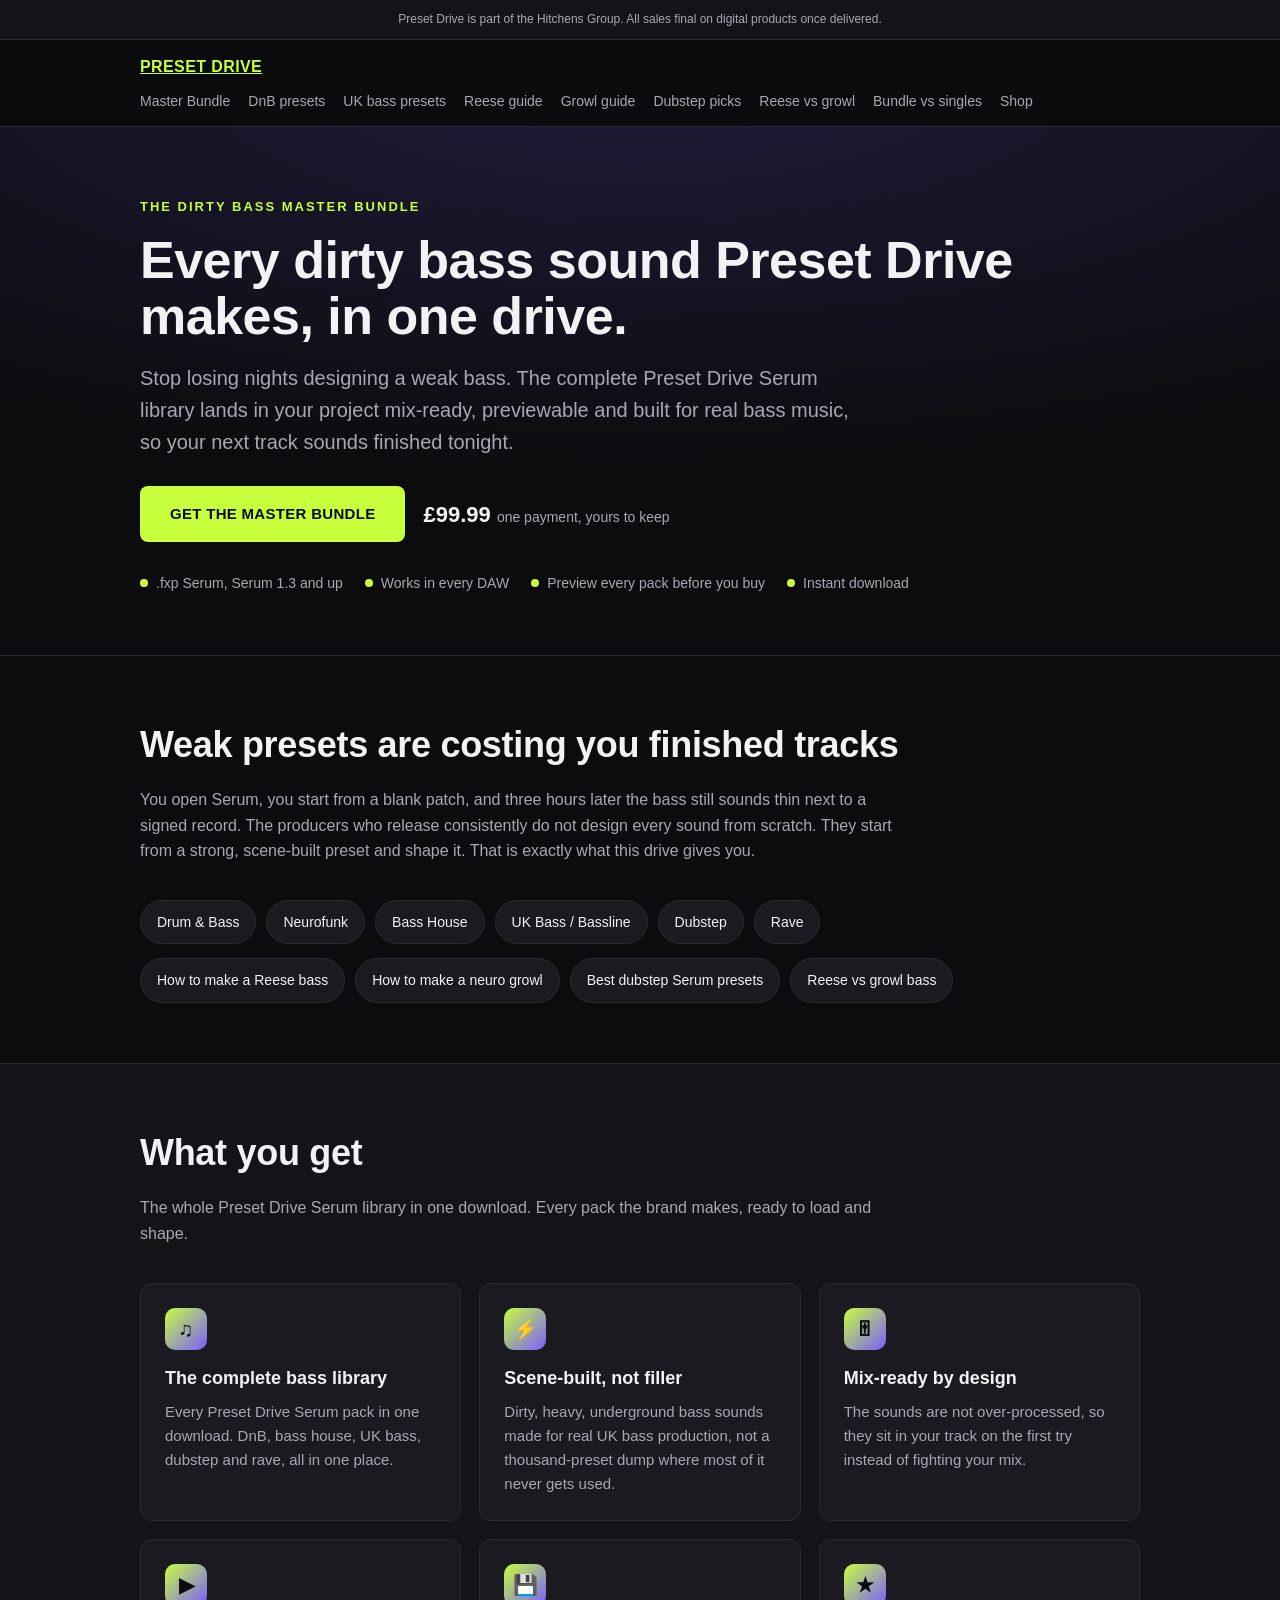
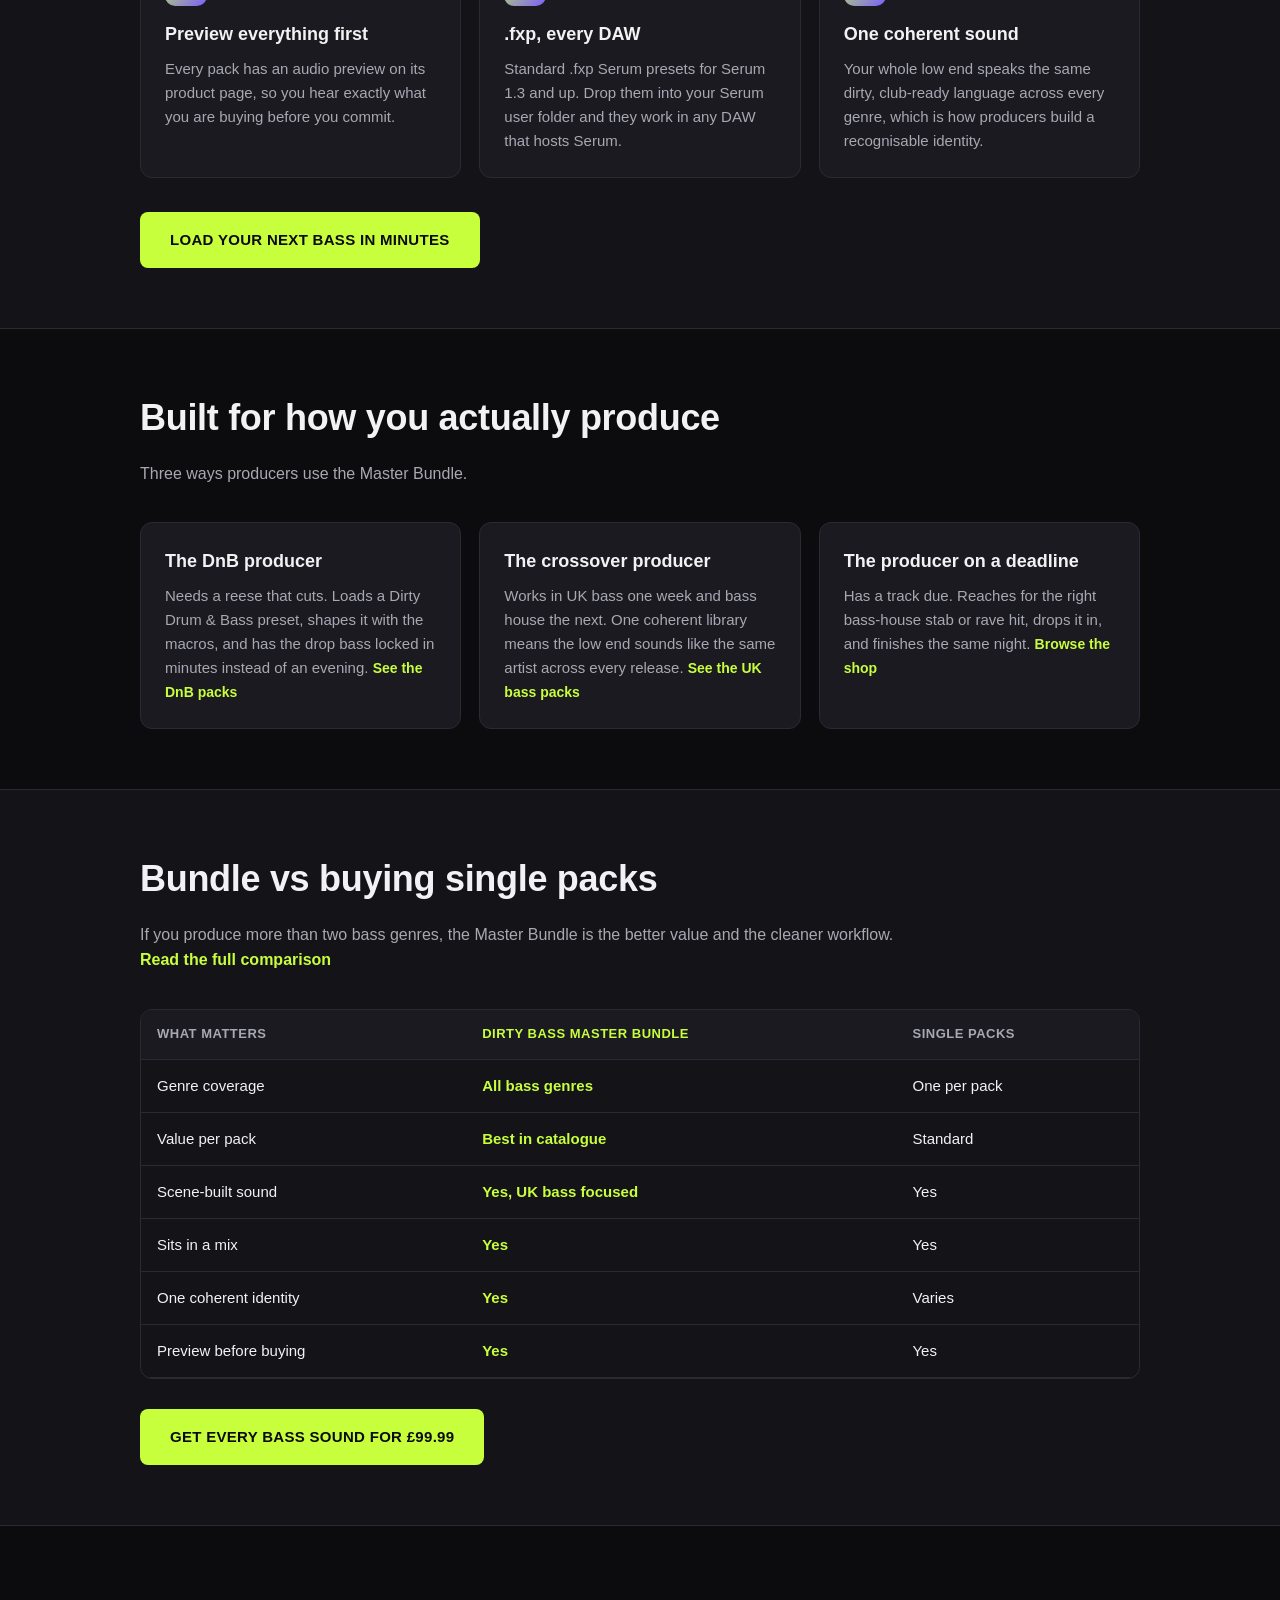
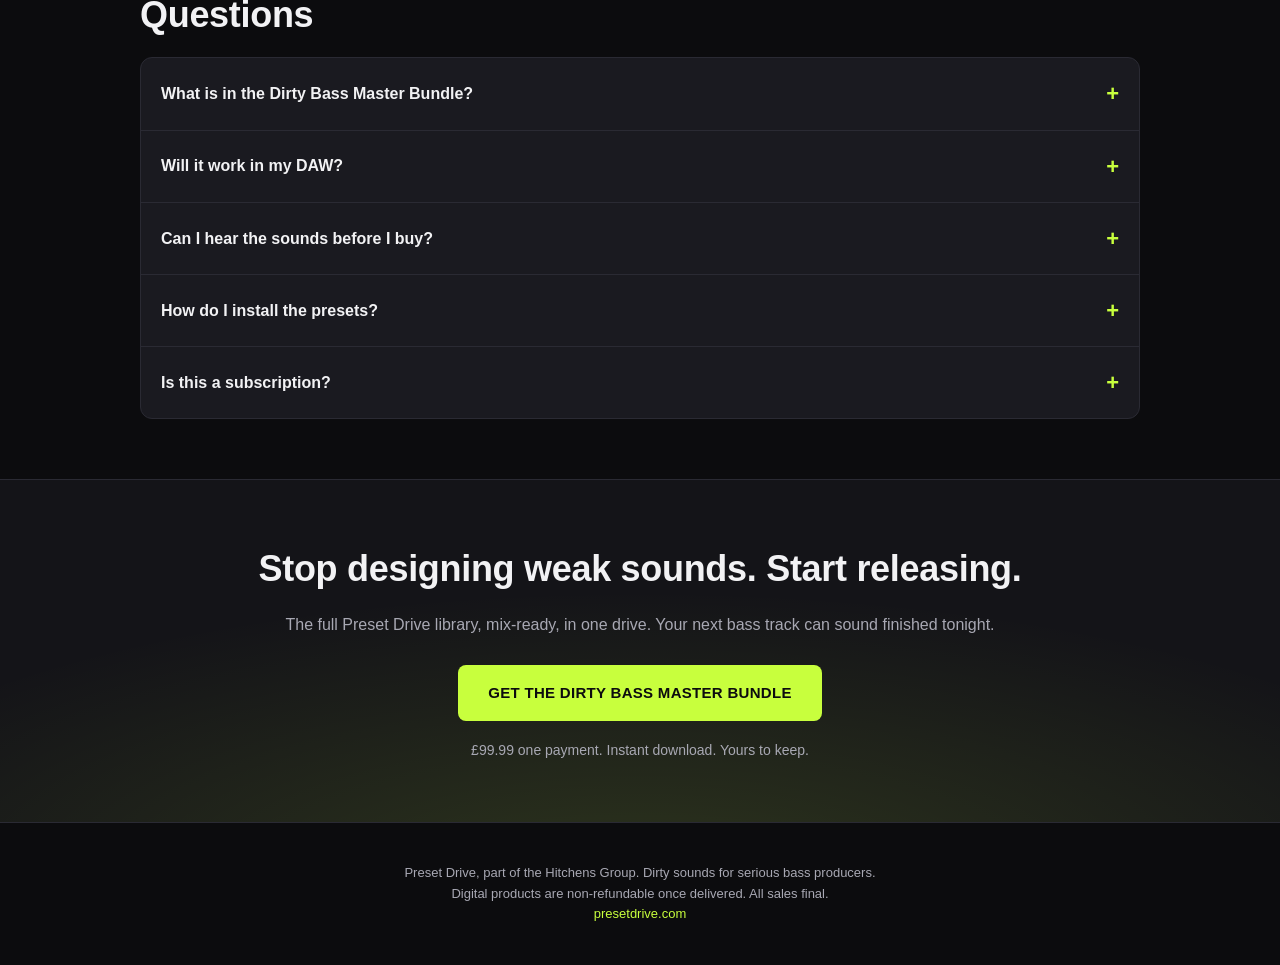
<file: index.html>
<!DOCTYPE html>
<html lang="en">
<head>
<meta charset="UTF-8">
<meta name="viewport" content="width=device-width, initial-scale=1.0">
<title>Dirty Bass Master Bundle | Every Preset Drive Serum Sound in One Drive</title>
<meta name="description" content="The complete Preset Drive Serum library in one download. Dirty bass for DnB, bass house, UK bass, dubstep and rave. Mix-ready, previewable, .fxp, every DAW.">
<link rel="canonical" href="https://presetdrive.com/product/dirty-bass-master-bundle/">
<meta property="og:title" content="Dirty Bass Master Bundle | Every Preset Drive Serum Sound in One Drive">
<meta property="og:description" content="The complete Preset Drive Serum library in one download. Dirty bass for DnB, bass house, UK bass, dubstep and rave.">
<meta property="og:type" content="website">
<style>
  :root{
    --bg:#0c0c0e; --bg2:#141418; --card:#1a1a20; --line:#2a2a33;
    --text:#f2f2f4; --muted:#a8a8b3; --accent:#c8ff3d; --accent2:#7a5cff;
  }
  *{box-sizing:border-box;margin:0;padding:0}
  body{font-family:-apple-system,BlinkMacSystemFont,"Segoe UI",Roboto,Helvetica,Arial,sans-serif;background:var(--bg);color:var(--text);line-height:1.6;-webkit-font-smoothing:antialiased}
  .wrap{max-width:1040px;margin:0 auto;padding:0 20px}
  a{color:inherit}
  .btn{display:inline-block;background:var(--accent);color:#0c0c0e;font-weight:800;text-decoration:none;padding:16px 30px;border-radius:8px;letter-spacing:.3px;text-transform:uppercase;font-size:15px;transition:transform .12s ease, box-shadow .12s ease}
  .btn:hover{transform:translateY(-2px);box-shadow:0 10px 30px rgba(200,255,61,.25)}
  .disclosure{font-size:12px;color:var(--muted);text-align:center;padding:10px 20px;background:var(--bg2);border-bottom:1px solid var(--line)}
  /* nav */
  nav.topnav{position:sticky;top:0;z-index:20;background:rgba(12,12,14,.92);backdrop-filter:blur(8px);border-bottom:1px solid var(--line)}
  nav.topnav .wrap{display:flex;align-items:center;justify-content:space-between;padding:14px 20px;flex-wrap:wrap;gap:10px}
  nav.topnav .brand{font-weight:800;letter-spacing:.4px;color:var(--accent)}
  nav.topnav .links{display:flex;gap:18px;flex-wrap:wrap;font-size:14px}
  nav.topnav .links a{color:var(--muted);text-decoration:none}
  nav.topnav .links a:hover{color:var(--text)}
  /* hero */
  .hero{padding:70px 0 60px;background:radial-gradient(1200px 400px at 50% -10%, rgba(122,92,255,.18), transparent), var(--bg)}
  .eyebrow{color:var(--accent);font-weight:700;letter-spacing:2px;text-transform:uppercase;font-size:13px;margin-bottom:14px}
  h1{font-size:clamp(30px,5vw,52px);line-height:1.08;font-weight:800;letter-spacing:-.5px}
  .sub{color:var(--muted);font-size:clamp(16px,2.2vw,20px);margin:18px 0 28px;max-width:720px}
  .cta-row{display:flex;gap:14px;flex-wrap:wrap;align-items:center}
  .price{font-size:22px;font-weight:800;margin-left:4px}
  .price small{color:var(--muted);font-weight:500;font-size:14px}
  .trustbar{display:flex;gap:22px;flex-wrap:wrap;margin-top:30px;color:var(--muted);font-size:14px}
  .trustbar span{display:flex;align-items:center;gap:8px}
  .dot{width:8px;height:8px;border-radius:50%;background:var(--accent)}
  /* sections */
  section{padding:60px 0;border-top:1px solid var(--line)}
  .alt{background:var(--bg2)}
  h2{font-size:clamp(24px,3.5vw,36px);font-weight:800;letter-spacing:-.3px;margin-bottom:14px}
  .lead{color:var(--muted);max-width:760px;margin-bottom:36px}
  /* feature grid */
  .grid{display:grid;grid-template-columns:repeat(auto-fit,minmax(260px,1fr));gap:18px}
  .feat{background:var(--card);border:1px solid var(--line);border-radius:12px;padding:24px}
  .ico{width:42px;height:42px;border-radius:10px;background:linear-gradient(135deg,var(--accent),var(--accent2));display:flex;align-items:center;justify-content:center;font-size:20px;font-weight:900;color:#0c0c0e;margin-bottom:14px}
  .feat h3{font-size:18px;margin-bottom:8px}
  .feat p{color:var(--muted);font-size:15px}
  .feat a{color:var(--accent);text-decoration:none;font-weight:700;font-size:14px}
  /* genre chips */
  .chips{display:flex;gap:10px;flex-wrap:wrap;margin-top:24px}
  .chip{border:1px solid var(--line);background:var(--card);padding:10px 16px;border-radius:30px;font-size:14px;color:var(--text);text-decoration:none}
  .chip:hover{border-color:var(--accent)}
  /* table */
  .tablewrap{overflow-x:auto;border:1px solid var(--line);border-radius:12px}
  table{width:100%;border-collapse:collapse;min-width:520px}
  th,td{padding:14px 16px;text-align:left;border-bottom:1px solid var(--line);font-size:15px}
  th{background:var(--card);font-size:13px;text-transform:uppercase;letter-spacing:.5px;color:var(--muted)}
  .rec{color:var(--accent);font-weight:800}
  td.tick{color:var(--accent);font-weight:800}
  /* faq */
  .faq{border:1px solid var(--line);border-radius:12px;overflow:hidden;background:var(--card)}
  details{border-bottom:1px solid var(--line)}
  details:last-child{border-bottom:none}
  summary{cursor:pointer;padding:18px 20px;font-weight:700;list-style:none;display:flex;justify-content:space-between;align-items:center}
  summary::-webkit-details-marker{display:none}
  summary::after{content:"+";color:var(--accent);font-size:22px;font-weight:800}
  details[open] summary::after{content:"-"}
  details .ans{padding:0 20px 18px;color:var(--muted)}
  .who{color:var(--muted);font-size:14px}
  /* final */
  .final{text-align:center;background:radial-gradient(900px 300px at 50% 120%, rgba(200,255,61,.14), transparent), var(--bg2)}
  footer{padding:40px 0;border-top:1px solid var(--line);color:var(--muted);font-size:13px;text-align:center}
</style>
</head>
<body>

<div class="disclosure">Preset Drive is part of the Hitchens Group. All sales final on digital products once delivered.</div>

<nav class="topnav">
  <div class="wrap">
    <a class="brand" href="index.html">PRESET DRIVE</a>
    <div class="links">
      <a href="index.html">Master Bundle</a>
      <a href="dnb-presets.html">DnB presets</a>
      <a href="uk-bass-presets.html">UK bass presets</a>
      <a href="how-to-reese-bass-serum.html">Reese guide</a>
      <a href="how-to-neuro-growl-bass-serum.html">Growl guide</a>
      <a href="best-serum-presets-dubstep.html">Dubstep picks</a>
      <a href="reese-bass-vs-growl-bass-serum.html">Reese vs growl</a>
      <a href="bundle-vs-singles.html">Bundle vs singles</a>
      <a href="https://presetdrive.com/?utm_source=ghpages&amp;utm_medium=content" target="_blank" rel="noopener">Shop</a>
    </div>
  </div>
</nav>

<header class="hero">
  <div class="wrap">
    <div class="eyebrow">The Dirty Bass Master Bundle</div>
    <h1>Every dirty bass sound Preset Drive makes, in one drive.</h1>
    <p class="sub">Stop losing nights designing a weak bass. The complete Preset Drive Serum library lands in your project mix-ready, previewable and built for real bass music, so your next track sounds finished tonight.</p>
    <div class="cta-row">
      <a class="btn" href="https://presetdrive.com/product/dirty-bass-master-bundle/?utm_source=ghpages&amp;utm_medium=content" target="_blank" rel="noopener">Get the Master Bundle</a>
      <span class="price">&pound;99.99 <small>one payment, yours to keep</small></span>
    </div>
    <div class="trustbar">
      <span><span class="dot"></span>.fxp Serum, Serum 1.3 and up</span>
      <span><span class="dot"></span>Works in every DAW</span>
      <span><span class="dot"></span>Preview every pack before you buy</span>
      <span><span class="dot"></span>Instant download</span>
    </div>
  </div>
</header>

<section>
  <div class="wrap">
    <h2>Weak presets are costing you finished tracks</h2>
    <p class="lead">You open Serum, you start from a blank patch, and three hours later the bass still sounds thin next to a signed record. The producers who release consistently do not design every sound from scratch. They start from a strong, scene-built preset and shape it. That is exactly what this drive gives you.</p>
    <div class="chips">
      <a class="chip" href="dnb-presets.html">Drum &amp; Bass</a>
      <a class="chip" href="dnb-presets.html">Neurofunk</a>
      <a class="chip" href="uk-bass-presets.html">Bass House</a>
      <a class="chip" href="uk-bass-presets.html">UK Bass / Bassline</a>
      <a class="chip" href="https://presetdrive.com/?utm_source=ghpages&amp;utm_medium=content" target="_blank" rel="noopener">Dubstep</a>
      <a class="chip" href="https://presetdrive.com/?utm_source=ghpages&amp;utm_medium=content" target="_blank" rel="noopener">Rave</a>
    </div>
    <div class="chips" style="margin-top:14px">
      <a class="chip" href="how-to-reese-bass-serum.html">How to make a Reese bass</a>
      <a class="chip" href="how-to-neuro-growl-bass-serum.html">How to make a neuro growl</a>
      <a class="chip" href="best-serum-presets-dubstep.html">Best dubstep Serum presets</a>
      <a class="chip" href="reese-bass-vs-growl-bass-serum.html">Reese vs growl bass</a>
    </div>
  </div>
</section>

<section class="alt">
  <div class="wrap">
    <h2>What you get</h2>
    <p class="lead">The whole Preset Drive Serum library in one download. Every pack the brand makes, ready to load and shape.</p>
    <div class="grid">
      <div class="feat"><div class="ico">&#9835;</div><h3>The complete bass library</h3><p>Every Preset Drive Serum pack in one download. DnB, bass house, UK bass, dubstep and rave, all in one place.</p></div>
      <div class="feat"><div class="ico">&#9889;</div><h3>Scene-built, not filler</h3><p>Dirty, heavy, underground bass sounds made for real UK bass production, not a thousand-preset dump where most of it never gets used.</p></div>
      <div class="feat"><div class="ico">&#127898;</div><h3>Mix-ready by design</h3><p>The sounds are not over-processed, so they sit in your track on the first try instead of fighting your mix.</p></div>
      <div class="feat"><div class="ico">&#9654;</div><h3>Preview everything first</h3><p>Every pack has an audio preview on its product page, so you hear exactly what you are buying before you commit.</p></div>
      <div class="feat"><div class="ico">&#128190;</div><h3>.fxp, every DAW</h3><p>Standard .fxp Serum presets for Serum 1.3 and up. Drop them into your Serum user folder and they work in any DAW that hosts Serum.</p></div>
      <div class="feat"><div class="ico">&#9733;</div><h3>One coherent sound</h3><p>Your whole low end speaks the same dirty, club-ready language across every genre, which is how producers build a recognisable identity.</p></div>
    </div>
    <div style="margin-top:34px"><a class="btn" href="https://presetdrive.com/product/dirty-bass-master-bundle/?utm_source=ghpages&amp;utm_medium=content" target="_blank" rel="noopener">Load your next bass in minutes</a></div>
  </div>
</section>

<section>
  <div class="wrap">
    <h2>Built for how you actually produce</h2>
    <p class="lead">Three ways producers use the Master Bundle.</p>
    <div class="grid">
      <div class="feat"><h3>The DnB producer</h3><p>Needs a reese that cuts. Loads a Dirty Drum &amp; Bass preset, shapes it with the macros, and has the drop bass locked in minutes instead of an evening. <a href="dnb-presets.html">See the DnB packs</a></p></div>
      <div class="feat"><h3>The crossover producer</h3><p>Works in UK bass one week and bass house the next. One coherent library means the low end sounds like the same artist across every release. <a href="uk-bass-presets.html">See the UK bass packs</a></p></div>
      <div class="feat"><h3>The producer on a deadline</h3><p>Has a track due. Reaches for the right bass-house stab or rave hit, drops it in, and finishes the same night. <a href="https://presetdrive.com/?utm_source=ghpages&amp;utm_medium=content" target="_blank" rel="noopener">Browse the shop</a></p></div>
    </div>
  </div>
</section>

<section class="alt">
  <div class="wrap">
    <h2>Bundle vs buying single packs</h2>
    <p class="lead">If you produce more than two bass genres, the Master Bundle is the better value and the cleaner workflow. <a href="bundle-vs-singles.html" style="color:var(--accent);text-decoration:none;font-weight:700">Read the full comparison</a></p>
    <div class="tablewrap">
      <table>
        <tr><th>What matters</th><th class="rec">Dirty Bass Master Bundle</th><th>Single packs</th></tr>
        <tr><td>Genre coverage</td><td class="tick">All bass genres</td><td>One per pack</td></tr>
        <tr><td>Value per pack</td><td class="tick">Best in catalogue</td><td>Standard</td></tr>
        <tr><td>Scene-built sound</td><td class="tick">Yes, UK bass focused</td><td>Yes</td></tr>
        <tr><td>Sits in a mix</td><td class="tick">Yes</td><td>Yes</td></tr>
        <tr><td>One coherent identity</td><td class="tick">Yes</td><td>Varies</td></tr>
        <tr><td>Preview before buying</td><td class="tick">Yes</td><td>Yes</td></tr>
      </table>
    </div>
    <div style="margin-top:30px"><a class="btn" href="https://presetdrive.com/product/dirty-bass-master-bundle/?utm_source=ghpages&amp;utm_medium=content" target="_blank" rel="noopener">Get every bass sound for &pound;99.99</a></div>
  </div>
</section>

<section>
  <div class="wrap">
    <h2>Questions</h2>
    <div class="faq">
      <details><summary>What is in the Dirty Bass Master Bundle?</summary><div class="ans">Every Preset Drive Serum pack in one download, covering DnB, bass house, UK bass and bassline, dubstep and rave.</div></details>
      <details><summary>Will it work in my DAW?</summary><div class="ans">Yes. These are .fxp Serum presets and run in any DAW that hosts Serum, including FL Studio, Ableton, Logic, Cubase, Reaper and Bitwig. You need Serum 1.3 or newer.</div></details>
      <details><summary>Can I hear the sounds before I buy?</summary><div class="ans">Yes. Every pack has an audio preview on its product page so you know exactly what you are getting.</div></details>
      <details><summary>How do I install the presets?</summary><div class="ans">Download the bundle, unzip it, and drop the .fxp files into your Serum user presets folder. They show up in Serum straight away.</div></details>
      <details><summary>Is this a subscription?</summary><div class="ans">No. It is one payment and the library is yours to keep. All sales are final on digital products once delivered.</div></details>
    </div>
  </div>
</section>

<section class="final">
  <div class="wrap">
    <h2>Stop designing weak sounds. Start releasing.</h2>
    <p class="lead" style="margin:0 auto 28px">The full Preset Drive library, mix-ready, in one drive. Your next bass track can sound finished tonight.</p>
    <a class="btn" href="https://presetdrive.com/product/dirty-bass-master-bundle/?utm_source=ghpages&amp;utm_medium=content" target="_blank" rel="noopener">Get the Dirty Bass Master Bundle</a>
    <p class="who" style="margin-top:18px">&pound;99.99 one payment. Instant download. Yours to keep.</p>
  </div>
</section>

<footer>
  <div class="wrap">
    Preset Drive, part of the Hitchens Group. Dirty sounds for serious bass producers.<br>
    Digital products are non-refundable once delivered. All sales final.<br>
    <a href="https://presetdrive.com/?utm_source=ghpages&amp;utm_medium=content" target="_blank" rel="noopener" style="color:var(--accent);text-decoration:none">presetdrive.com</a>
  </div>
</footer>

</body>
</html>
</file>
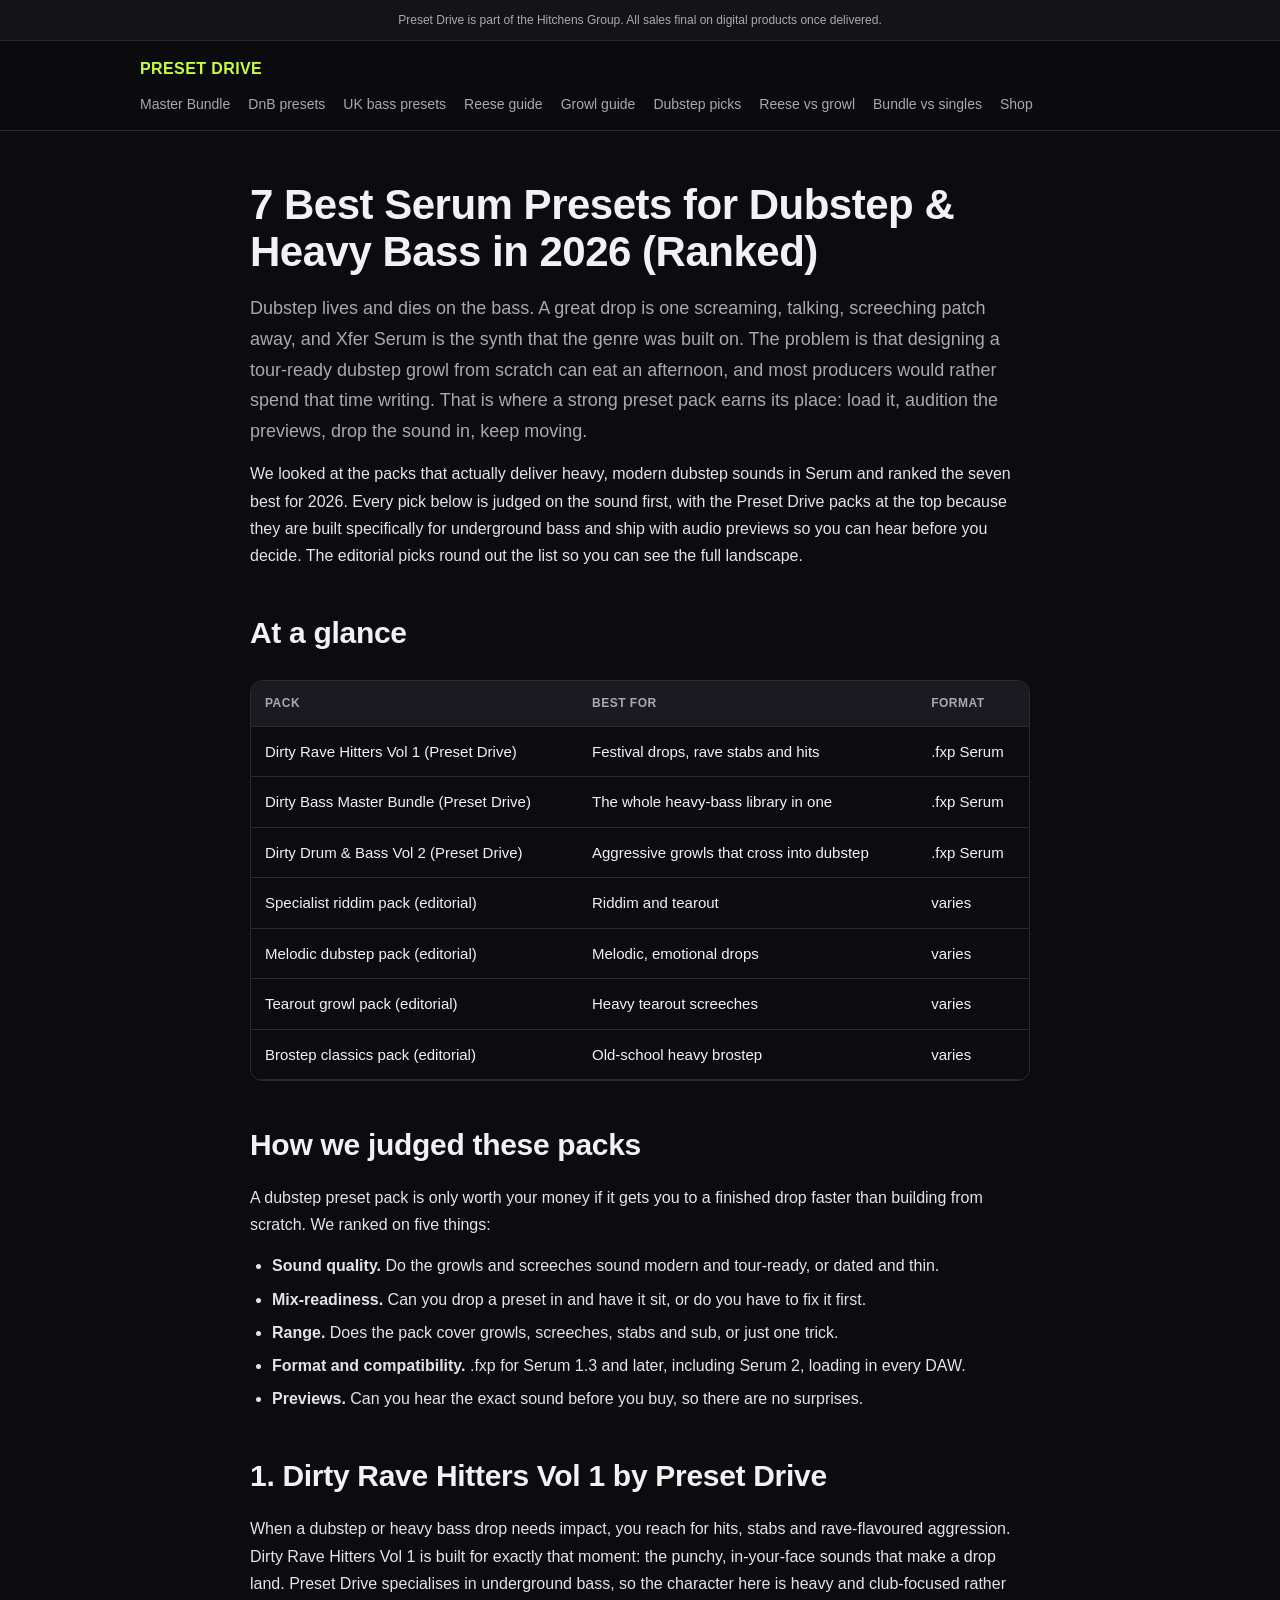
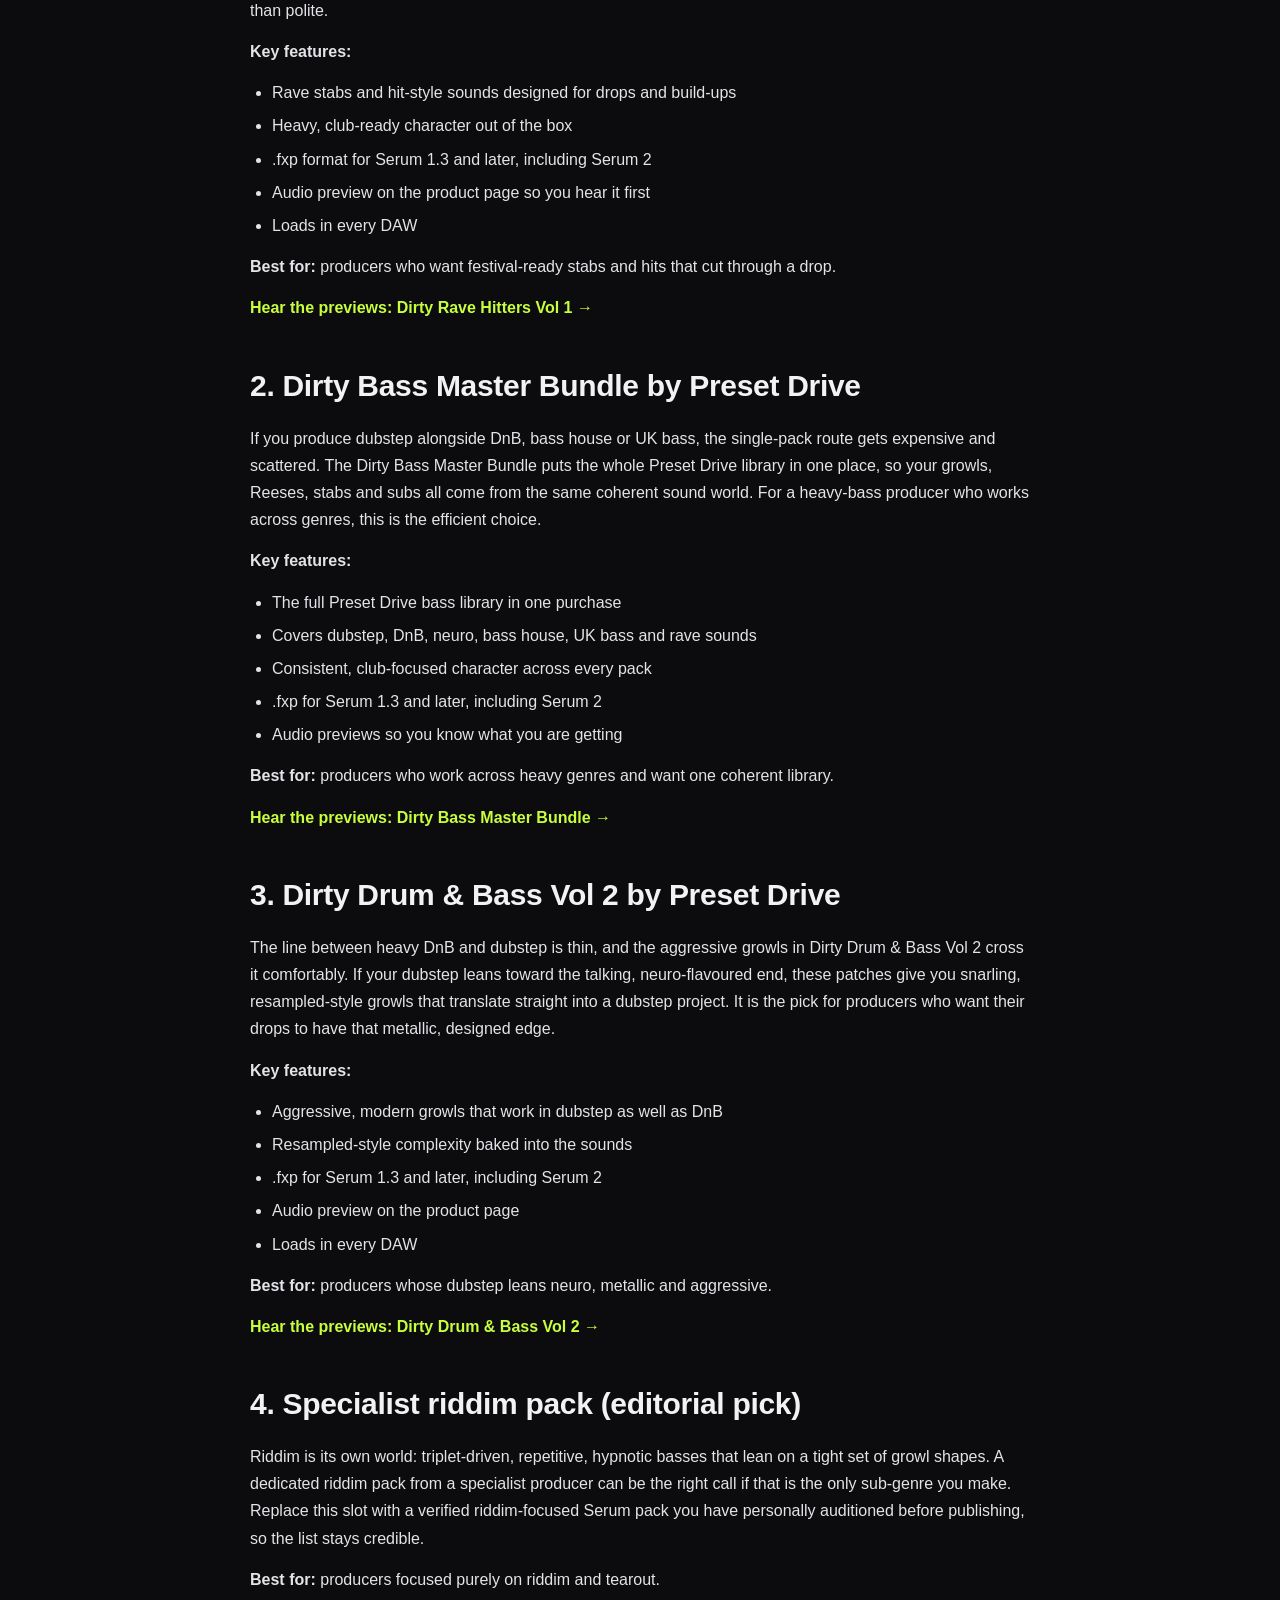
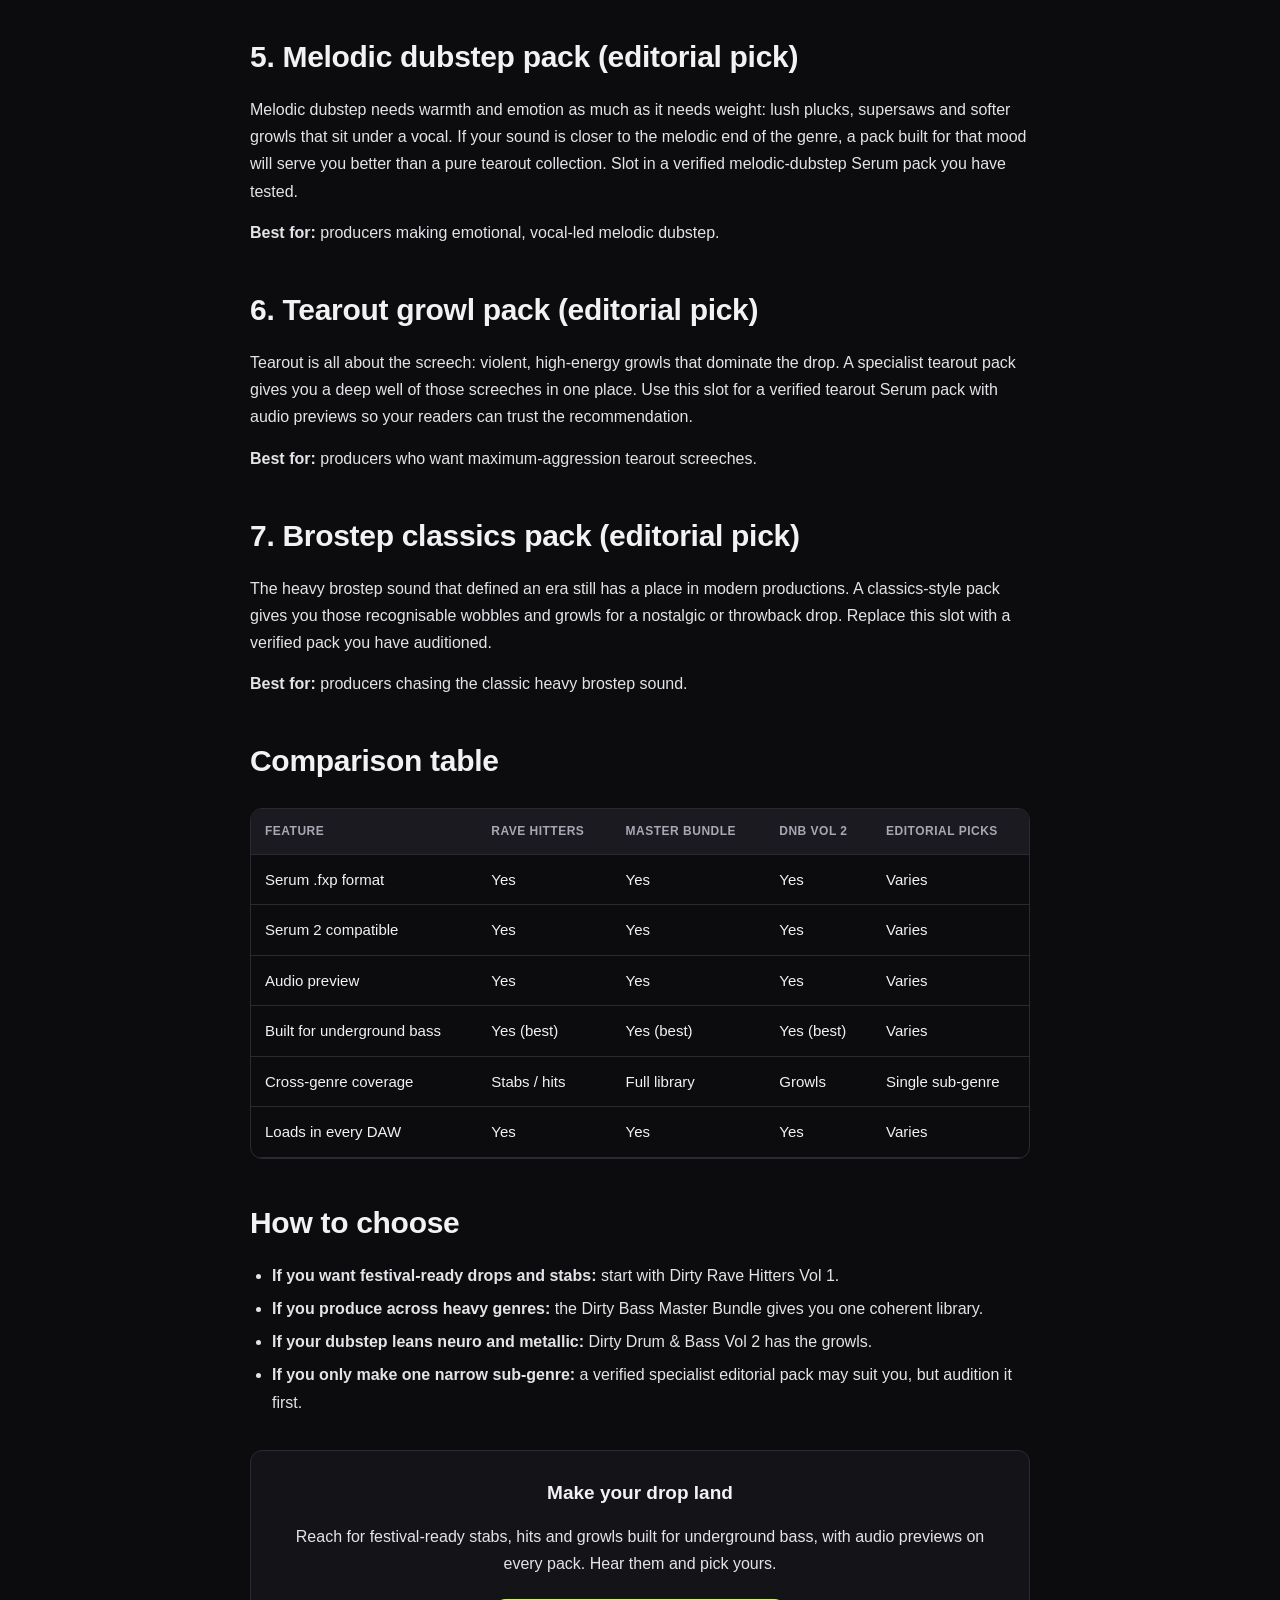
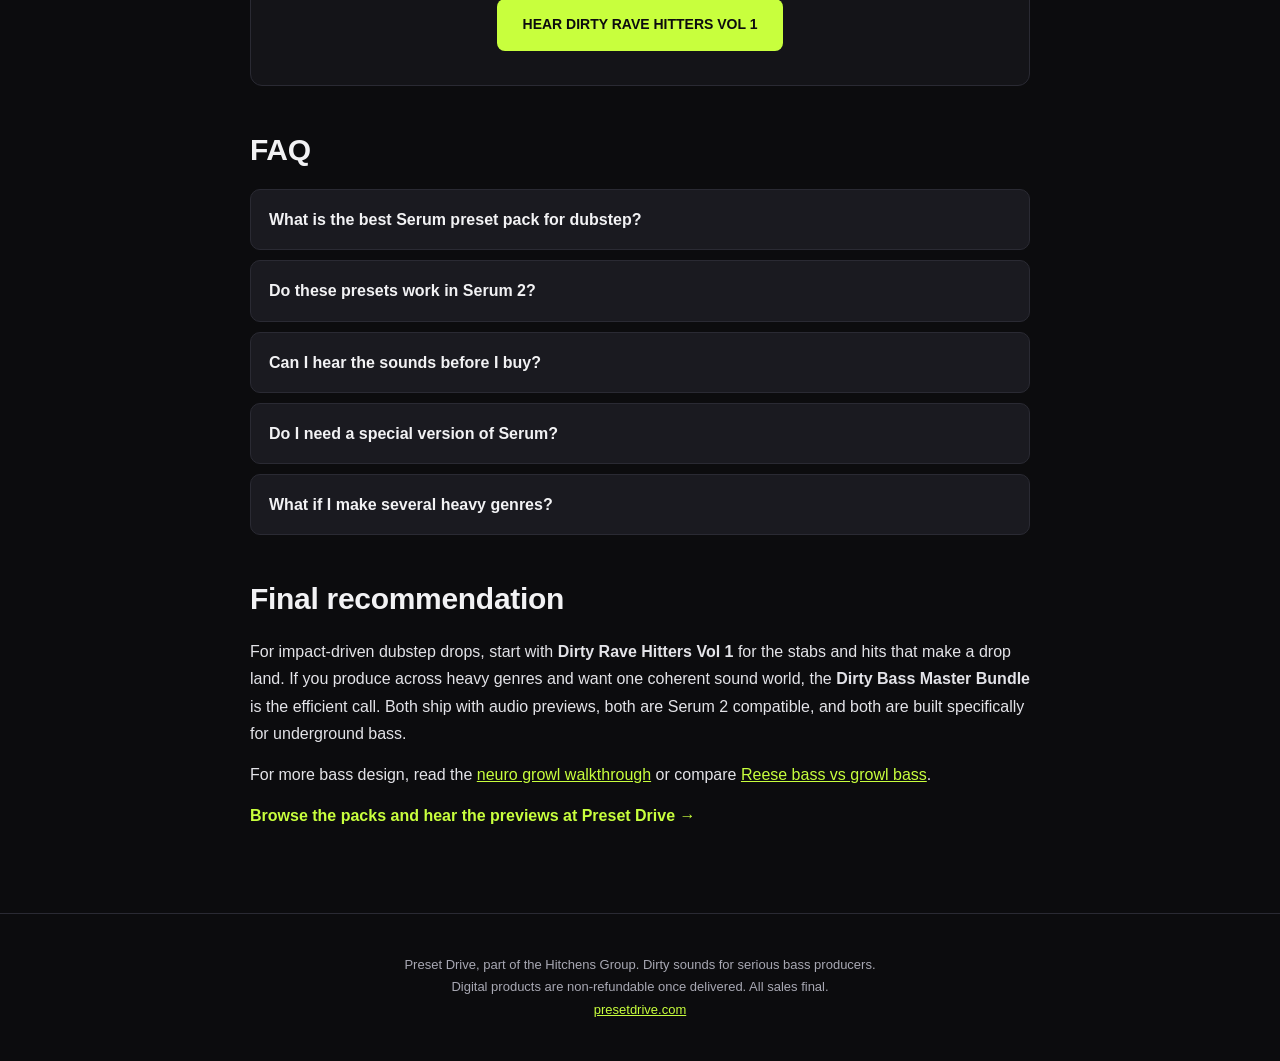
<file: best-serum-presets-dubstep.html>
<!DOCTYPE html>
<html lang="en">
<head>
<meta charset="UTF-8">
<meta name="viewport" content="width=device-width, initial-scale=1.0">
<title>7 Best Serum Presets for Dubstep &amp; Heavy Bass in 2026 (Ranked) | Preset Drive</title>
<meta name="description" content="The 7 best Serum presets for dubstep and heavy bass in 2026, ranked for growls, screeches and drops, with audio previews and producer-tested picks.">
<link rel="canonical" href="https://johnhitchenswork-cmyk.github.io/presetdrive-bass-presets/best-serum-presets-dubstep.html">
<meta property="og:title" content="7 Best Serum Presets for Dubstep &amp; Heavy Bass in 2026 (Ranked) | Preset Drive">
<meta property="og:description" content="The 7 best Serum presets for dubstep and heavy bass in 2026, ranked for growls, screeches and drops, with audio previews and producer-tested picks.">
<meta property="og:type" content="article">
<link rel="stylesheet" href="blog.css">
</head>
<body>
<div class="disclosure">Preset Drive is part of the Hitchens Group. All sales final on digital products once delivered.</div>
<nav class="topnav">
  <div class="nwrap">
    <a class="brand" href="index.html">PRESET DRIVE</a>
    <div class="links">
      <a href="index.html">Master Bundle</a>
      <a href="dnb-presets.html">DnB presets</a>
      <a href="uk-bass-presets.html">UK bass presets</a>
      <a href="how-to-reese-bass-serum.html">Reese guide</a>
      <a href="how-to-neuro-growl-bass-serum.html">Growl guide</a>
      <a href="best-serum-presets-dubstep.html">Dubstep picks</a>
      <a href="reese-bass-vs-growl-bass-serum.html">Reese vs growl</a>
      <a href="bundle-vs-singles.html">Bundle vs singles</a>
      <a href="https://presetdrive.com/?utm_source=ghpages&amp;utm_medium=content" target="_blank" rel="noopener">Shop</a>
    </div>
  </div>
</nav>

<article>
<div class="wrap">
<h1>7 Best Serum Presets for Dubstep &amp; Heavy Bass in 2026 (Ranked)</h1>
<p class="intro">Dubstep lives and dies on the bass. A great drop is one screaming, talking, screeching patch away, and Xfer Serum is the synth that the genre was built on. The problem is that designing a tour-ready dubstep growl from scratch can eat an afternoon, and most producers would rather spend that time writing. That is where a strong preset pack earns its place: load it, audition the previews, drop the sound in, keep moving.</p>

<p>We looked at the packs that actually deliver heavy, modern dubstep sounds in Serum and ranked the seven best for 2026. Every pick below is judged on the sound first, with the Preset Drive packs at the top because they are built specifically for underground bass and ship with audio previews so you can hear before you decide. The editorial picks round out the list so you can see the full landscape.</p>

<h2>At a glance</h2>
<div class="tablewrap">
<table>
<tr><th>Pack</th><th>Best for</th><th>Format</th></tr>
<tr><td>Dirty Rave Hitters Vol 1 (Preset Drive)</td><td>Festival drops, rave stabs and hits</td><td>.fxp Serum</td></tr>
<tr><td>Dirty Bass Master Bundle (Preset Drive)</td><td>The whole heavy-bass library in one</td><td>.fxp Serum</td></tr>
<tr><td>Dirty Drum &amp; Bass Vol 2 (Preset Drive)</td><td>Aggressive growls that cross into dubstep</td><td>.fxp Serum</td></tr>
<tr><td>Specialist riddim pack (editorial)</td><td>Riddim and tearout</td><td>varies</td></tr>
<tr><td>Melodic dubstep pack (editorial)</td><td>Melodic, emotional drops</td><td>varies</td></tr>
<tr><td>Tearout growl pack (editorial)</td><td>Heavy tearout screeches</td><td>varies</td></tr>
<tr><td>Brostep classics pack (editorial)</td><td>Old-school heavy brostep</td><td>varies</td></tr>
</table>
</div>

<h2>How we judged these packs</h2>
<p>A dubstep preset pack is only worth your money if it gets you to a finished drop faster than building from scratch. We ranked on five things:</p>
<ul>
<li><strong>Sound quality.</strong> Do the growls and screeches sound modern and tour-ready, or dated and thin.</li>
<li><strong>Mix-readiness.</strong> Can you drop a preset in and have it sit, or do you have to fix it first.</li>
<li><strong>Range.</strong> Does the pack cover growls, screeches, stabs and sub, or just one trick.</li>
<li><strong>Format and compatibility.</strong> .fxp for Serum 1.3 and later, including Serum 2, loading in every DAW.</li>
<li><strong>Previews.</strong> Can you hear the exact sound before you buy, so there are no surprises.</li>
</ul>

<h2>1. Dirty Rave Hitters Vol 1 by Preset Drive</h2>
<p>When a dubstep or heavy bass drop needs impact, you reach for hits, stabs and rave-flavoured aggression. Dirty Rave Hitters Vol 1 is built for exactly that moment: the punchy, in-your-face sounds that make a drop land. Preset Drive specialises in underground bass, so the character here is heavy and club-focused rather than polite.</p>
<p><strong>Key features:</strong></p>
<ul>
<li>Rave stabs and hit-style sounds designed for drops and build-ups</li>
<li>Heavy, club-ready character out of the box</li>
<li>.fxp format for Serum 1.3 and later, including Serum 2</li>
<li>Audio preview on the product page so you hear it first</li>
<li>Loads in every DAW</li>
</ul>
<p><strong>Best for:</strong> producers who want festival-ready stabs and hits that cut through a drop.</p>
<p><a class="proddash" href="https://presetdrive.com/product/dirty-rave-hitters-vol-1/?utm_source=ghpages&amp;utm_medium=content" target="_blank" rel="noopener">Hear the previews: Dirty Rave Hitters Vol 1 &rarr;</a></p>

<h2>2. Dirty Bass Master Bundle by Preset Drive</h2>
<p>If you produce dubstep alongside DnB, bass house or UK bass, the single-pack route gets expensive and scattered. The Dirty Bass Master Bundle puts the whole Preset Drive library in one place, so your growls, Reeses, stabs and subs all come from the same coherent sound world. For a heavy-bass producer who works across genres, this is the efficient choice.</p>
<p><strong>Key features:</strong></p>
<ul>
<li>The full Preset Drive bass library in one purchase</li>
<li>Covers dubstep, DnB, neuro, bass house, UK bass and rave sounds</li>
<li>Consistent, club-focused character across every pack</li>
<li>.fxp for Serum 1.3 and later, including Serum 2</li>
<li>Audio previews so you know what you are getting</li>
</ul>
<p><strong>Best for:</strong> producers who work across heavy genres and want one coherent library.</p>
<p><a class="proddash" href="https://presetdrive.com/product/dirty-bass-master-bundle/?utm_source=ghpages&amp;utm_medium=content" target="_blank" rel="noopener">Hear the previews: Dirty Bass Master Bundle &rarr;</a></p>

<h2>3. Dirty Drum &amp; Bass Vol 2 by Preset Drive</h2>
<p>The line between heavy DnB and dubstep is thin, and the aggressive growls in Dirty Drum &amp; Bass Vol 2 cross it comfortably. If your dubstep leans toward the talking, neuro-flavoured end, these patches give you snarling, resampled-style growls that translate straight into a dubstep project. It is the pick for producers who want their drops to have that metallic, designed edge.</p>
<p><strong>Key features:</strong></p>
<ul>
<li>Aggressive, modern growls that work in dubstep as well as DnB</li>
<li>Resampled-style complexity baked into the sounds</li>
<li>.fxp for Serum 1.3 and later, including Serum 2</li>
<li>Audio preview on the product page</li>
<li>Loads in every DAW</li>
</ul>
<p><strong>Best for:</strong> producers whose dubstep leans neuro, metallic and aggressive.</p>
<p><a class="proddash" href="https://presetdrive.com/product/dirty-drum-bass-vol-2/?utm_source=ghpages&amp;utm_medium=content" target="_blank" rel="noopener">Hear the previews: Dirty Drum &amp; Bass Vol 2 &rarr;</a></p>

<h2>4. Specialist riddim pack (editorial pick)</h2>
<p>Riddim is its own world: triplet-driven, repetitive, hypnotic basses that lean on a tight set of growl shapes. A dedicated riddim pack from a specialist producer can be the right call if that is the only sub-genre you make. Replace this slot with a verified riddim-focused Serum pack you have personally auditioned before publishing, so the list stays credible.</p>
<p><strong>Best for:</strong> producers focused purely on riddim and tearout.</p>

<h2>5. Melodic dubstep pack (editorial pick)</h2>
<p>Melodic dubstep needs warmth and emotion as much as it needs weight: lush plucks, supersaws and softer growls that sit under a vocal. If your sound is closer to the melodic end of the genre, a pack built for that mood will serve you better than a pure tearout collection. Slot in a verified melodic-dubstep Serum pack you have tested.</p>
<p><strong>Best for:</strong> producers making emotional, vocal-led melodic dubstep.</p>

<h2>6. Tearout growl pack (editorial pick)</h2>
<p>Tearout is all about the screech: violent, high-energy growls that dominate the drop. A specialist tearout pack gives you a deep well of those screeches in one place. Use this slot for a verified tearout Serum pack with audio previews so your readers can trust the recommendation.</p>
<p><strong>Best for:</strong> producers who want maximum-aggression tearout screeches.</p>

<h2>7. Brostep classics pack (editorial pick)</h2>
<p>The heavy brostep sound that defined an era still has a place in modern productions. A classics-style pack gives you those recognisable wobbles and growls for a nostalgic or throwback drop. Replace this slot with a verified pack you have auditioned.</p>
<p><strong>Best for:</strong> producers chasing the classic heavy brostep sound.</p>

<h2>Comparison table</h2>
<div class="tablewrap">
<table>
<tr><th>Feature</th><th>Rave Hitters</th><th>Master Bundle</th><th>DnB Vol 2</th><th>Editorial picks</th></tr>
<tr><td>Serum .fxp format</td><td>Yes</td><td>Yes</td><td>Yes</td><td>Varies</td></tr>
<tr><td>Serum 2 compatible</td><td>Yes</td><td>Yes</td><td>Yes</td><td>Varies</td></tr>
<tr><td>Audio preview</td><td>Yes</td><td>Yes</td><td>Yes</td><td>Varies</td></tr>
<tr><td>Built for underground bass</td><td>Yes (best)</td><td>Yes (best)</td><td>Yes (best)</td><td>Varies</td></tr>
<tr><td>Cross-genre coverage</td><td>Stabs / hits</td><td>Full library</td><td>Growls</td><td>Single sub-genre</td></tr>
<tr><td>Loads in every DAW</td><td>Yes</td><td>Yes</td><td>Yes</td><td>Varies</td></tr>
</table>
</div>

<h2>How to choose</h2>
<ul>
<li><strong>If you want festival-ready drops and stabs:</strong> start with Dirty Rave Hitters Vol 1.</li>
<li><strong>If you produce across heavy genres:</strong> the Dirty Bass Master Bundle gives you one coherent library.</li>
<li><strong>If your dubstep leans neuro and metallic:</strong> Dirty Drum &amp; Bass Vol 2 has the growls.</li>
<li><strong>If you only make one narrow sub-genre:</strong> a verified specialist editorial pack may suit you, but audition it first.</li>
</ul>

<div class="ctabox">
<h3>Make your drop land</h3>
<p>Reach for festival-ready stabs, hits and growls built for underground bass, with audio previews on every pack. Hear them and pick yours.</p>
<a class="cta" href="https://presetdrive.com/product/dirty-rave-hitters-vol-1/?utm_source=ghpages&amp;utm_medium=content" target="_blank" rel="noopener">Hear Dirty Rave Hitters Vol 1</a>
</div>

<h2>FAQ</h2>
<details><summary>What is the best Serum preset pack for dubstep?</summary><p>For underground, club-focused dubstep with audio previews and Serum 2 compatibility, the Preset Drive packs lead this list. Listen to the previews and pick the one that matches your sound.</p></details>
<details><summary>Do these presets work in Serum 2?</summary><p>Yes. Preset Drive .fxp presets are compatible with Serum 1.3 and later, including Serum 2.</p></details>
<details><summary>Can I hear the sounds before I buy?</summary><p>Yes. Every Preset Drive product page has an audio preview so you know exactly what you are getting.</p></details>
<details><summary>Do I need a special version of Serum?</summary><p>You need a licensed copy of Xfer Serum 1.3 or later. The packs load in every DAW.</p></details>
<details><summary>What if I make several heavy genres?</summary><p>The Dirty Bass Master Bundle covers dubstep, DnB, neuro, bass house, UK bass and rave from one consistent library.</p></details>

<h2>Final recommendation</h2>
<p>For impact-driven dubstep drops, start with <strong>Dirty Rave Hitters Vol 1</strong> for the stabs and hits that make a drop land. If you produce across heavy genres and want one coherent sound world, the <strong>Dirty Bass Master Bundle</strong> is the efficient call. Both ship with audio previews, both are Serum 2 compatible, and both are built specifically for underground bass.</p>
<p>For more bass design, read the <a href="how-to-neuro-growl-bass-serum.html">neuro growl walkthrough</a> or compare <a href="reese-bass-vs-growl-bass-serum.html">Reese bass vs growl bass</a>.</p>
<p><a class="proddash" href="https://presetdrive.com/product/dirty-rave-hitters-vol-1/?utm_source=ghpages&amp;utm_medium=content" target="_blank" rel="noopener">Browse the packs and hear the previews at Preset Drive &rarr;</a></p>
</div>
</article>

<footer>
  Preset Drive, part of the Hitchens Group. Dirty sounds for serious bass producers.<br>
  Digital products are non-refundable once delivered. All sales final.<br>
  <a href="https://presetdrive.com/?utm_source=ghpages&amp;utm_medium=content" target="_blank" rel="noopener">presetdrive.com</a>
</footer>
</body>
</html>
</file>
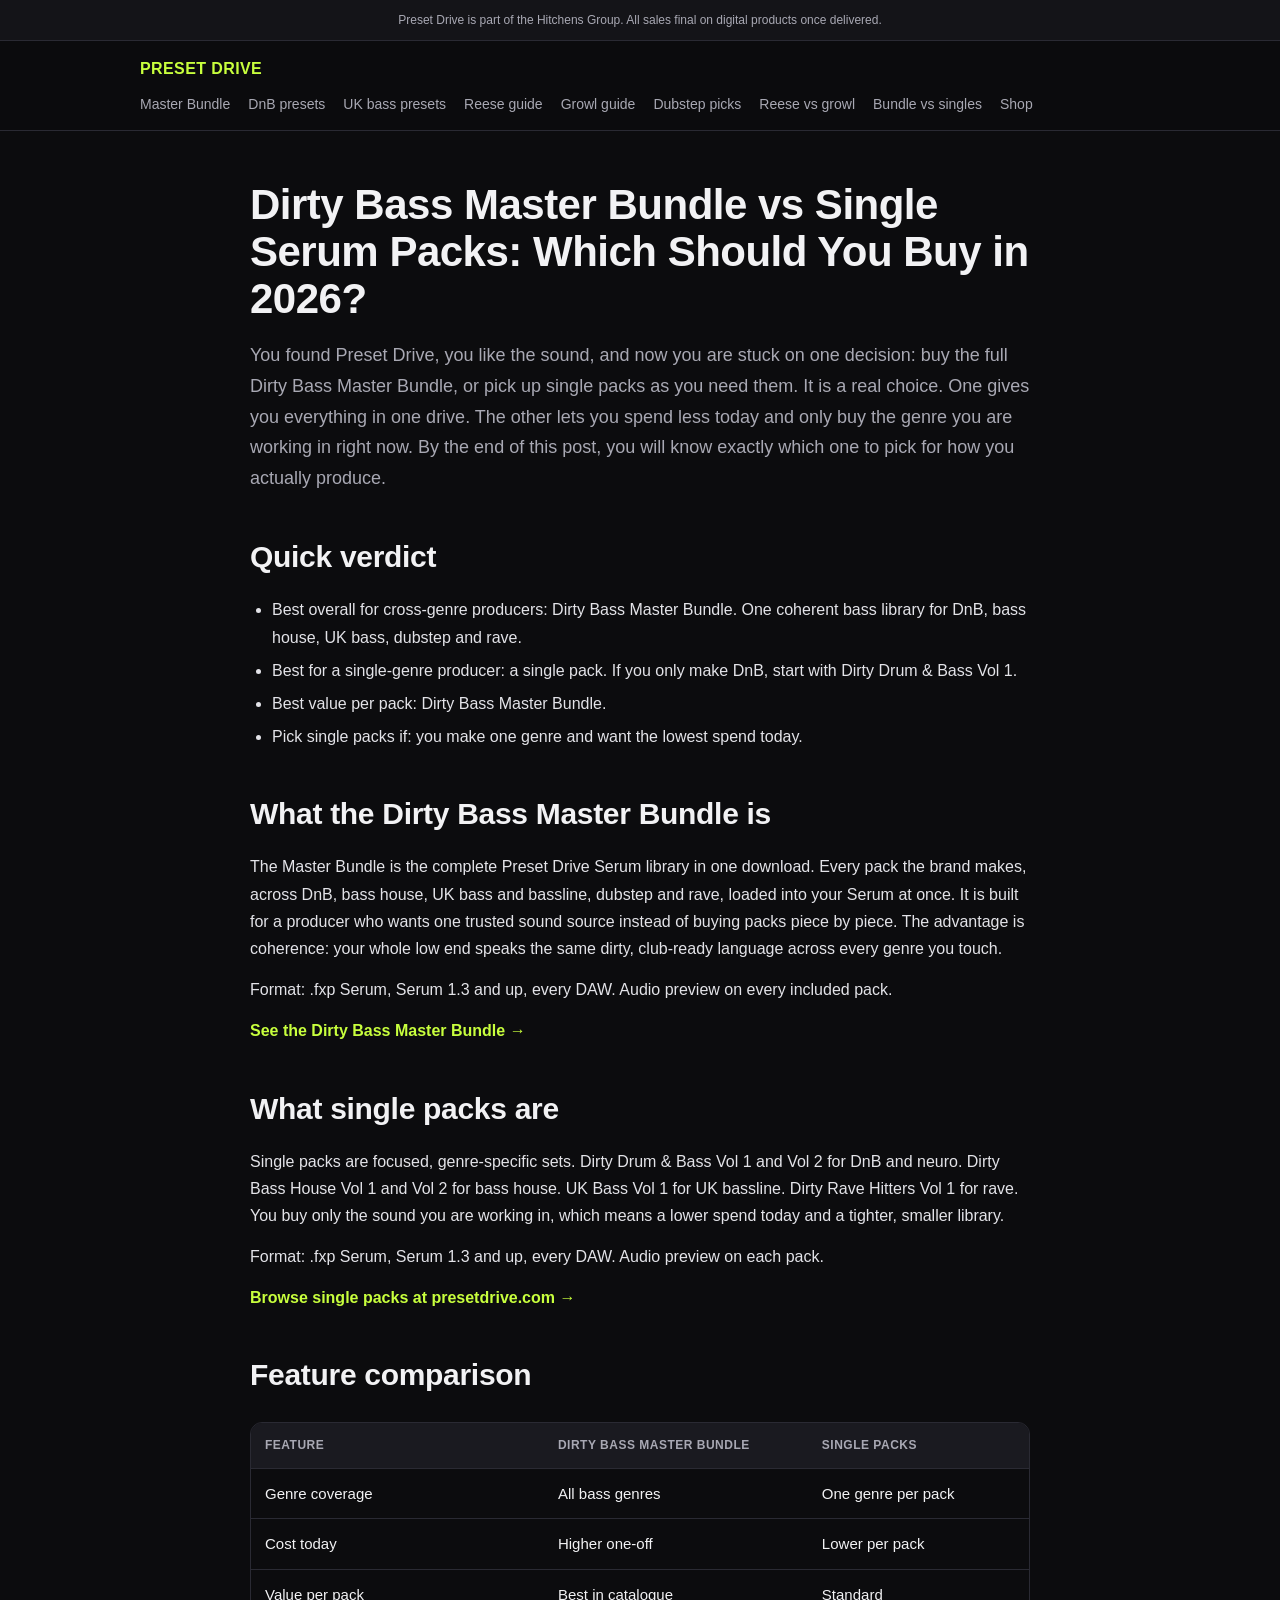
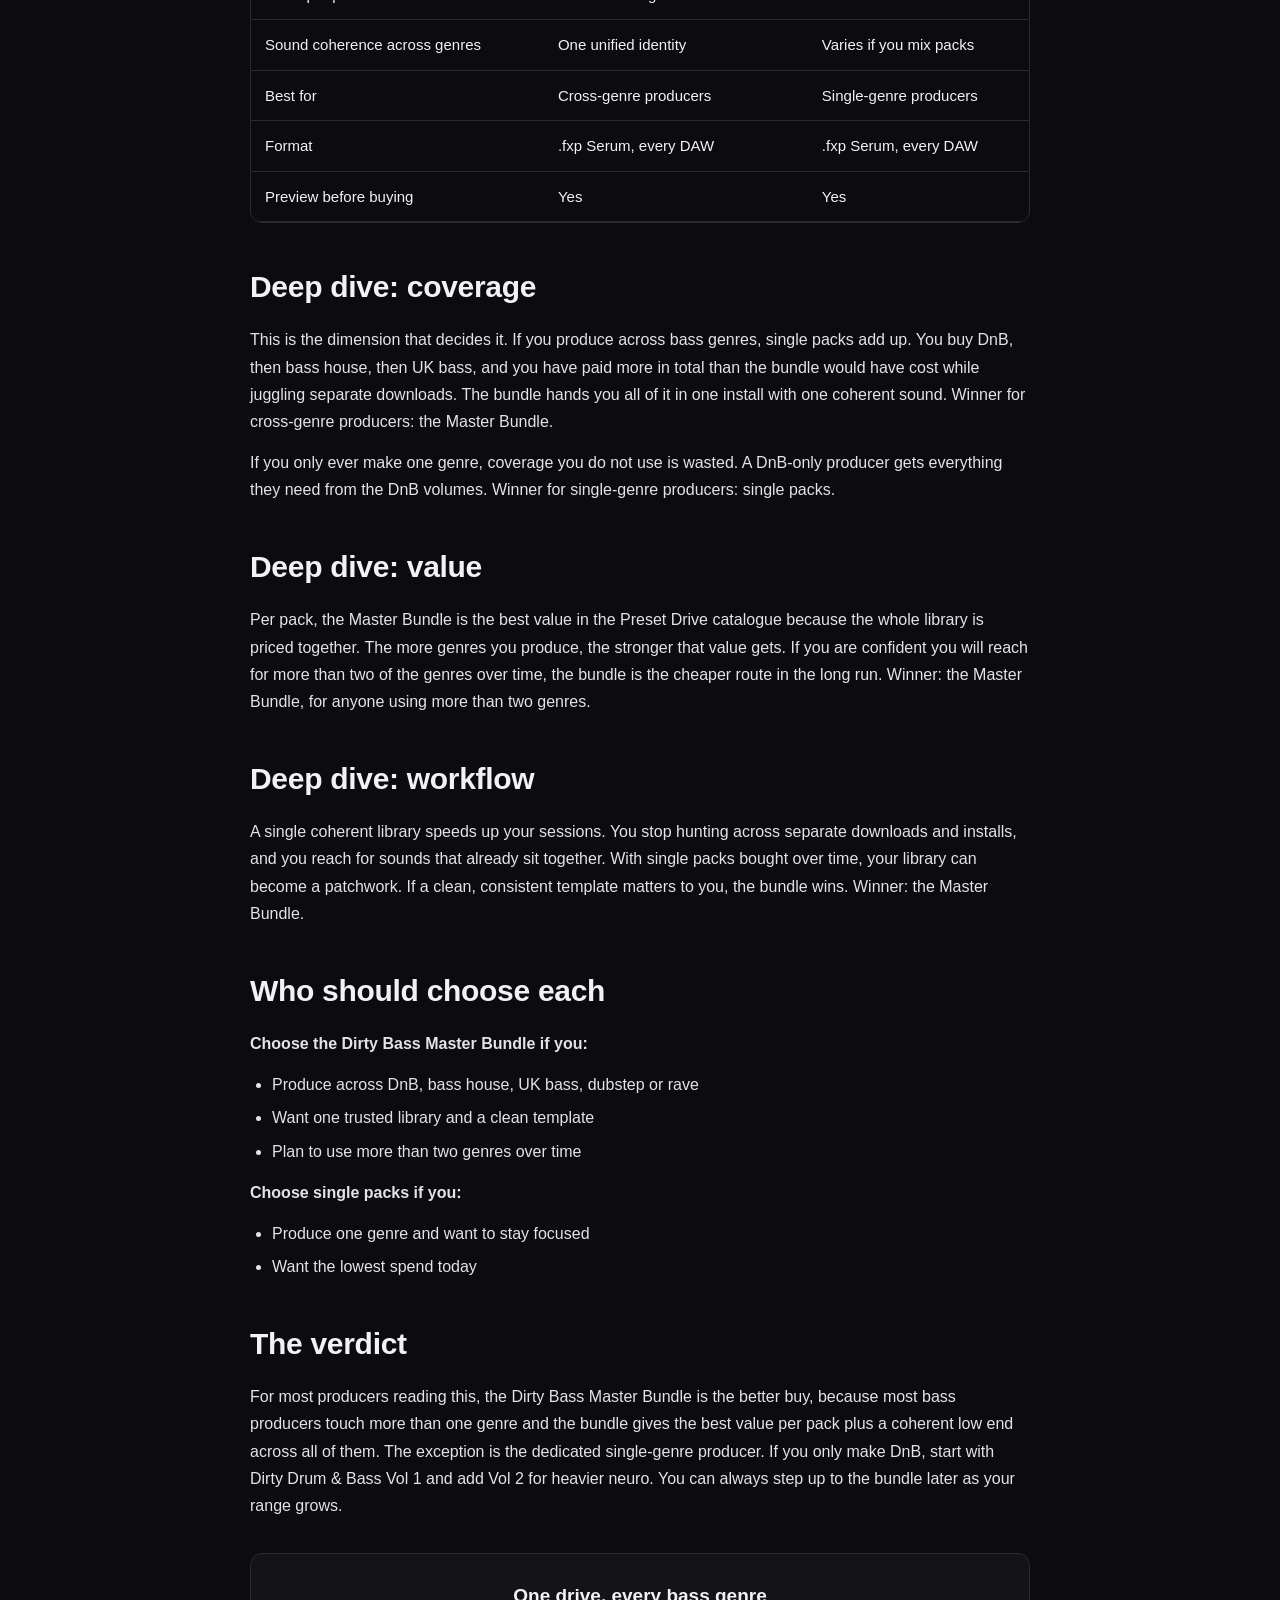
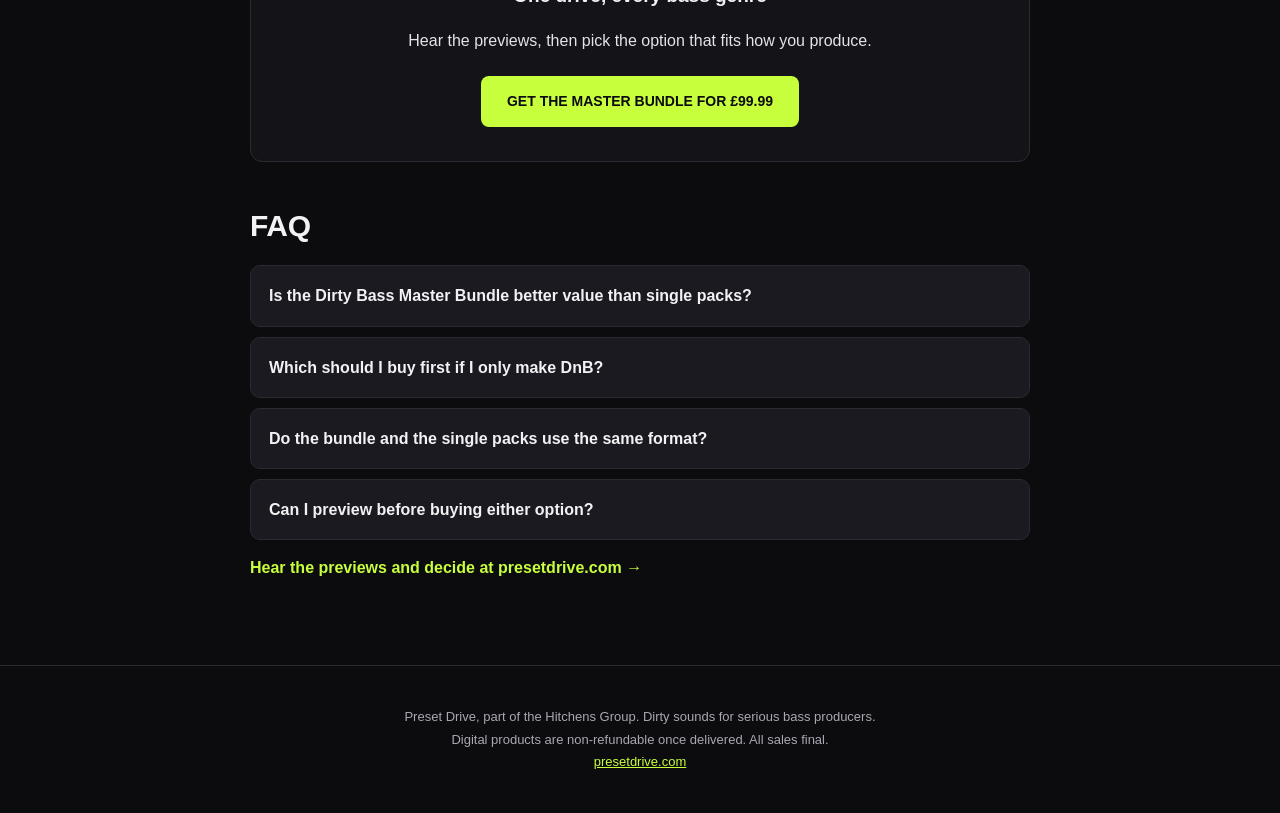
<file: bundle-vs-singles.html>
<!DOCTYPE html>
<html lang="en">
<head>
<meta charset="UTF-8">
<meta name="viewport" content="width=device-width, initial-scale=1.0">
<title>Dirty Bass Master Bundle vs Single Serum Packs (2026) | Preset Drive</title>
<meta name="description" content="Dirty Bass Master Bundle vs buying single Serum packs. We compare value, coverage and workflow so you know which Preset Drive option to buy in 2026.">
<link rel="canonical" href="https://presetdrive.com/product/dirty-bass-master-bundle/">
<link rel="stylesheet" href="blog.css">
</head>
<body>
<div class="disclosure">Preset Drive is part of the Hitchens Group. All sales final on digital products once delivered.</div>
<nav class="topnav">
  <div class="nwrap">
    <a class="brand" href="index.html">PRESET DRIVE</a>
    <div class="links">
      <a href="index.html">Master Bundle</a>
      <a href="dnb-presets.html">DnB presets</a>
      <a href="uk-bass-presets.html">UK bass presets</a>
      <a href="how-to-reese-bass-serum.html">Reese guide</a>
      <a href="how-to-neuro-growl-bass-serum.html">Growl guide</a>
      <a href="best-serum-presets-dubstep.html">Dubstep picks</a>
      <a href="reese-bass-vs-growl-bass-serum.html">Reese vs growl</a>
      <a href="bundle-vs-singles.html">Bundle vs singles</a>
      <a href="https://presetdrive.com/?utm_source=ghpages&amp;utm_medium=content" target="_blank" rel="noopener">Shop</a>
    </div>
  </div>
</nav>

<article>
<div class="wrap">
<h1>Dirty Bass Master Bundle vs Single Serum Packs: Which Should You Buy in 2026?</h1>
<p class="intro">You found Preset Drive, you like the sound, and now you are stuck on one decision: buy the full Dirty Bass Master Bundle, or pick up single packs as you need them. It is a real choice. One gives you everything in one drive. The other lets you spend less today and only buy the genre you are working in right now. By the end of this post, you will know exactly which one to pick for how you actually produce.</p>

<h2>Quick verdict</h2>
<ul>
<li>Best overall for cross-genre producers: Dirty Bass Master Bundle. One coherent bass library for DnB, bass house, UK bass, dubstep and rave.</li>
<li>Best for a single-genre producer: a single pack. If you only make DnB, start with Dirty Drum &amp; Bass Vol 1.</li>
<li>Best value per pack: Dirty Bass Master Bundle.</li>
<li>Pick single packs if: you make one genre and want the lowest spend today.</li>
</ul>

<h2>What the Dirty Bass Master Bundle is</h2>
<p>The Master Bundle is the complete Preset Drive Serum library in one download. Every pack the brand makes, across DnB, bass house, UK bass and bassline, dubstep and rave, loaded into your Serum at once. It is built for a producer who wants one trusted sound source instead of buying packs piece by piece. The advantage is coherence: your whole low end speaks the same dirty, club-ready language across every genre you touch.</p>
<p>Format: .fxp Serum, Serum 1.3 and up, every DAW. Audio preview on every included pack.</p>
<p><a class="proddash" href="https://presetdrive.com/product/dirty-bass-master-bundle/?utm_source=ghpages&amp;utm_medium=content" target="_blank" rel="noopener">See the Dirty Bass Master Bundle &rarr;</a></p>

<h2>What single packs are</h2>
<p>Single packs are focused, genre-specific sets. Dirty Drum &amp; Bass Vol 1 and Vol 2 for DnB and neuro. Dirty Bass House Vol 1 and Vol 2 for bass house. UK Bass Vol 1 for UK bassline. Dirty Rave Hitters Vol 1 for rave. You buy only the sound you are working in, which means a lower spend today and a tighter, smaller library.</p>
<p>Format: .fxp Serum, Serum 1.3 and up, every DAW. Audio preview on each pack.</p>
<p><a class="proddash" href="https://presetdrive.com/?utm_source=ghpages&amp;utm_medium=content" target="_blank" rel="noopener">Browse single packs at presetdrive.com &rarr;</a></p>

<h2>Feature comparison</h2>
<div class="tablewrap">
<table>
<tr><th>Feature</th><th>Dirty Bass Master Bundle</th><th>Single packs</th></tr>
<tr><td>Genre coverage</td><td>All bass genres</td><td>One genre per pack</td></tr>
<tr><td>Cost today</td><td>Higher one-off</td><td>Lower per pack</td></tr>
<tr><td>Value per pack</td><td>Best in catalogue</td><td>Standard</td></tr>
<tr><td>Sound coherence across genres</td><td>One unified identity</td><td>Varies if you mix packs</td></tr>
<tr><td>Best for</td><td>Cross-genre producers</td><td>Single-genre producers</td></tr>
<tr><td>Format</td><td>.fxp Serum, every DAW</td><td>.fxp Serum, every DAW</td></tr>
<tr><td>Preview before buying</td><td>Yes</td><td>Yes</td></tr>
</table>
</div>

<h2>Deep dive: coverage</h2>
<p>This is the dimension that decides it. If you produce across bass genres, single packs add up. You buy DnB, then bass house, then UK bass, and you have paid more in total than the bundle would have cost while juggling separate downloads. The bundle hands you all of it in one install with one coherent sound. Winner for cross-genre producers: the Master Bundle.</p>
<p>If you only ever make one genre, coverage you do not use is wasted. A DnB-only producer gets everything they need from the DnB volumes. Winner for single-genre producers: single packs.</p>

<h2>Deep dive: value</h2>
<p>Per pack, the Master Bundle is the best value in the Preset Drive catalogue because the whole library is priced together. The more genres you produce, the stronger that value gets. If you are confident you will reach for more than two of the genres over time, the bundle is the cheaper route in the long run. Winner: the Master Bundle, for anyone using more than two genres.</p>

<h2>Deep dive: workflow</h2>
<p>A single coherent library speeds up your sessions. You stop hunting across separate downloads and installs, and you reach for sounds that already sit together. With single packs bought over time, your library can become a patchwork. If a clean, consistent template matters to you, the bundle wins. Winner: the Master Bundle.</p>

<h2>Who should choose each</h2>
<p><strong>Choose the Dirty Bass Master Bundle if you:</strong></p>
<ul>
<li>Produce across DnB, bass house, UK bass, dubstep or rave</li>
<li>Want one trusted library and a clean template</li>
<li>Plan to use more than two genres over time</li>
</ul>
<p><strong>Choose single packs if you:</strong></p>
<ul>
<li>Produce one genre and want to stay focused</li>
<li>Want the lowest spend today</li>
</ul>

<h2>The verdict</h2>
<p>For most producers reading this, the Dirty Bass Master Bundle is the better buy, because most bass producers touch more than one genre and the bundle gives the best value per pack plus a coherent low end across all of them. The exception is the dedicated single-genre producer. If you only make DnB, start with Dirty Drum &amp; Bass Vol 1 and add Vol 2 for heavier neuro. You can always step up to the bundle later as your range grows.</p>

<div class="ctabox">
<h3>One drive, every bass genre</h3>
<p>Hear the previews, then pick the option that fits how you produce.</p>
<a class="cta" href="https://presetdrive.com/product/dirty-bass-master-bundle/?utm_source=ghpages&amp;utm_medium=content" target="_blank" rel="noopener">Get the Master Bundle for &pound;99.99</a>
</div>

<h2>FAQ</h2>
<details><summary>Is the Dirty Bass Master Bundle better value than single packs?</summary><p>Per pack, yes. The whole library is priced together, so the more genres you use, the better the value gets. A single-genre producer may still prefer one focused pack.</p></details>
<details><summary>Which should I buy first if I only make DnB?</summary><p>Dirty Drum &amp; Bass Vol 1 for your foundation, then Vol 2 for heavier neuro growls.</p></details>
<details><summary>Do the bundle and the single packs use the same format?</summary><p>Yes. Both are .fxp Serum presets, Serum 1.3 and up, and work in every DAW.</p></details>
<details><summary>Can I preview before buying either option?</summary><p>Yes. Every Preset Drive pack, including the ones inside the bundle, has an audio preview on its product page.</p></details>

<p><a class="proddash" href="https://presetdrive.com/?utm_source=ghpages&amp;utm_medium=content" target="_blank" rel="noopener">Hear the previews and decide at presetdrive.com &rarr;</a></p>
</div>
</article>

<footer>
  Preset Drive, part of the Hitchens Group. Dirty sounds for serious bass producers.<br>
  Digital products are non-refundable once delivered. All sales final.<br>
  <a href="https://presetdrive.com/?utm_source=ghpages&amp;utm_medium=content" target="_blank" rel="noopener">presetdrive.com</a>
</footer>
</body>
</html>
</file>
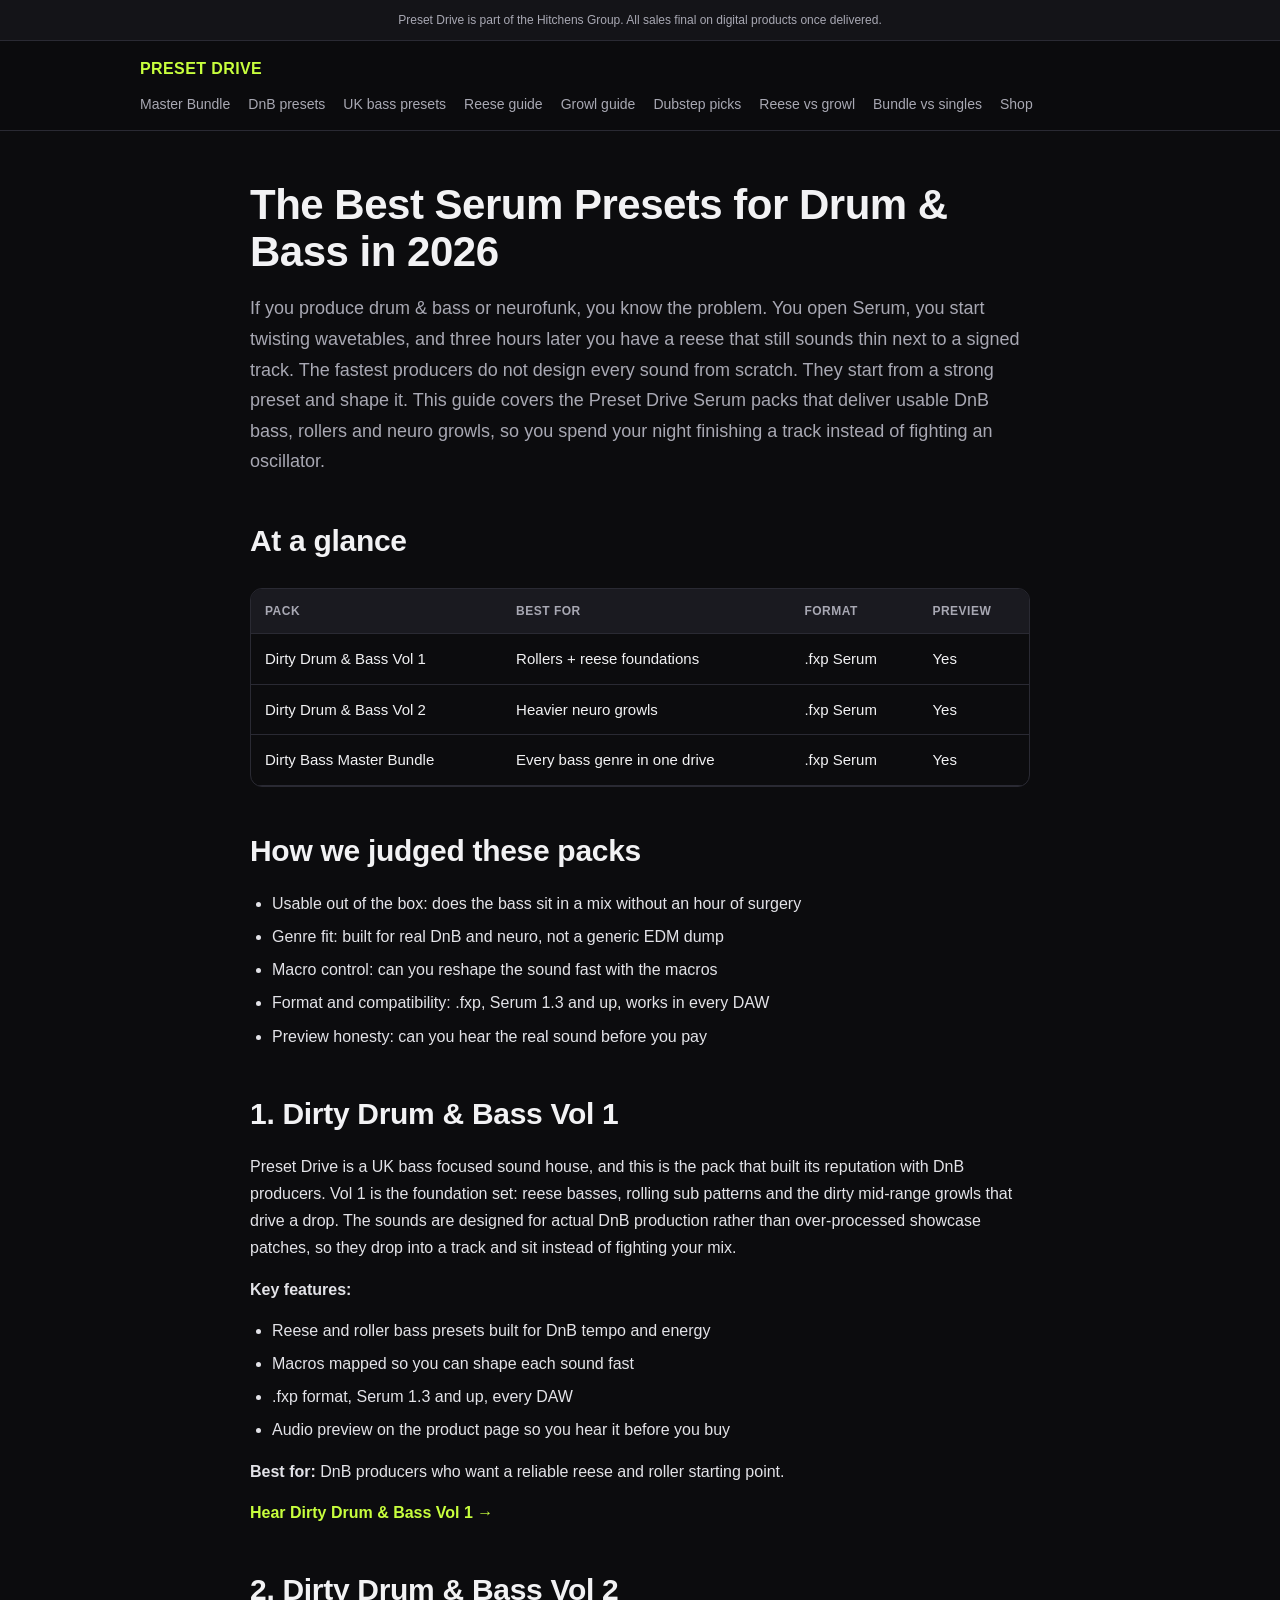
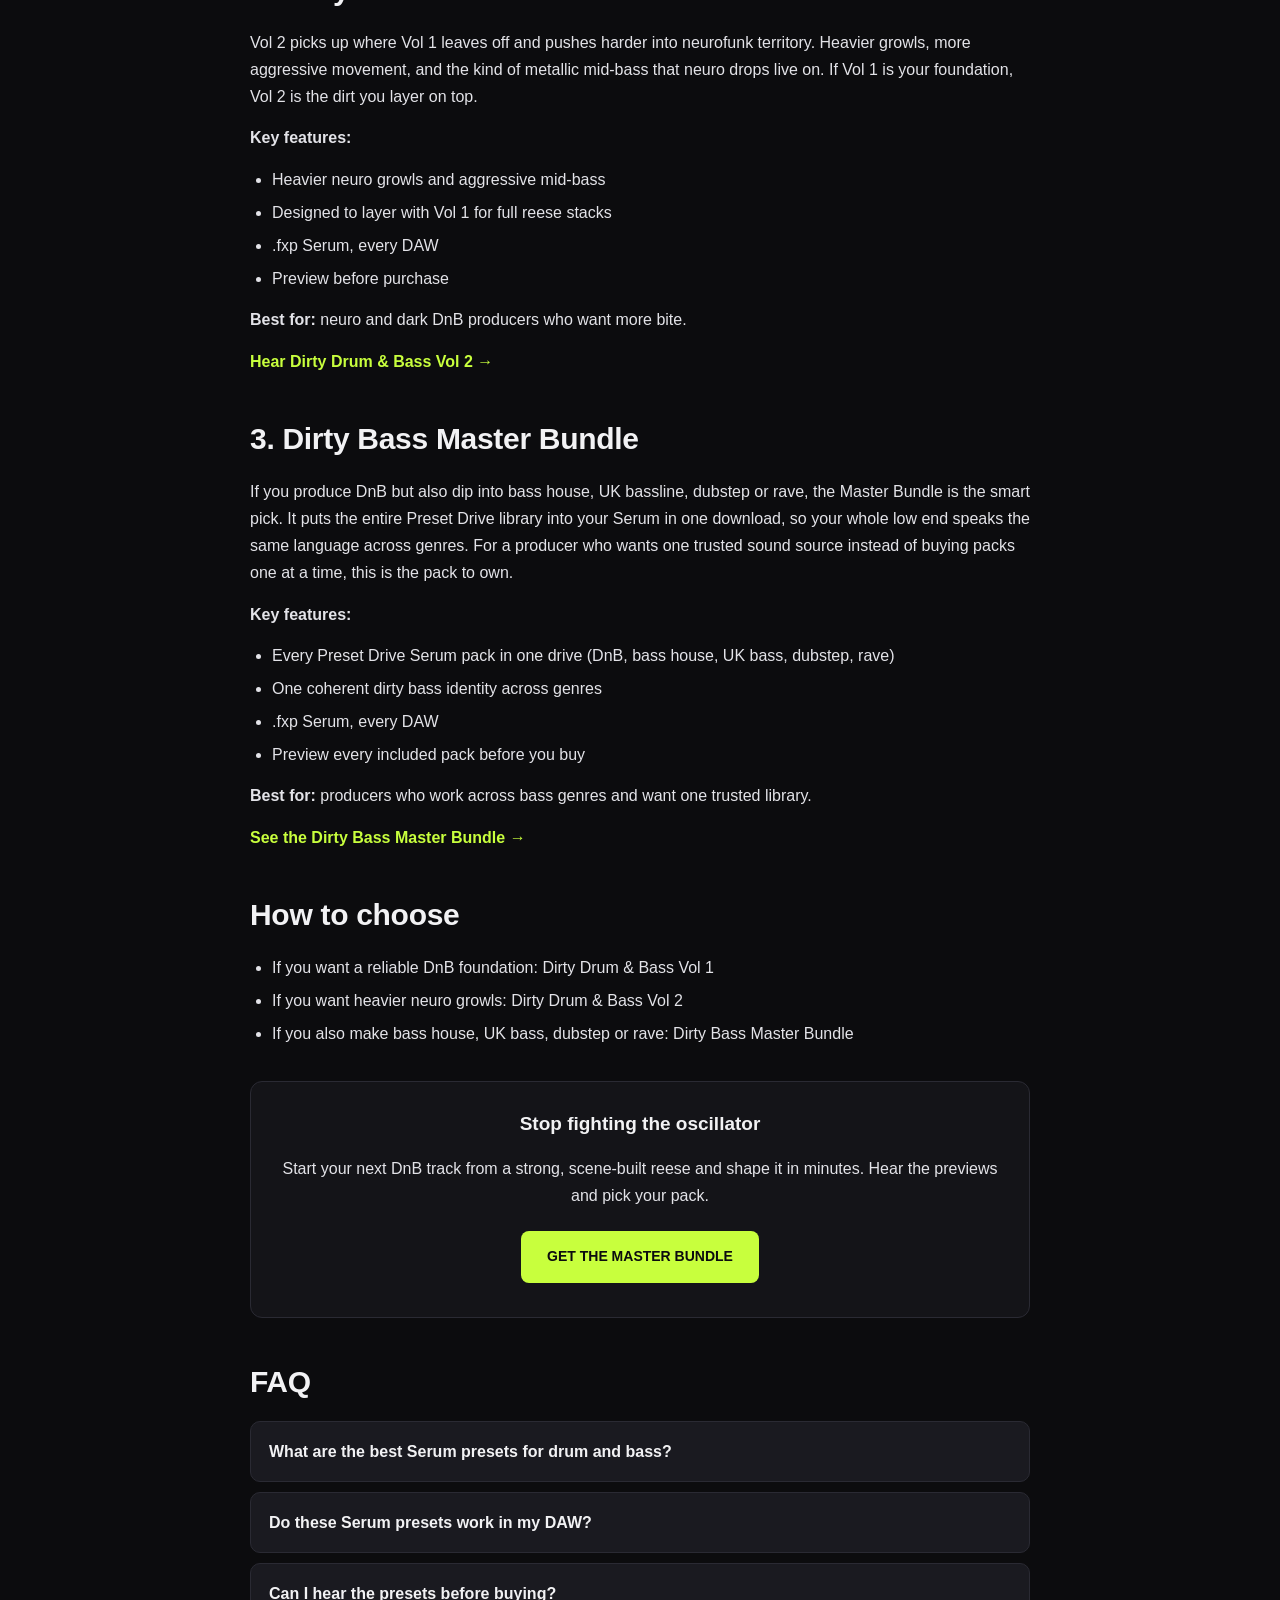
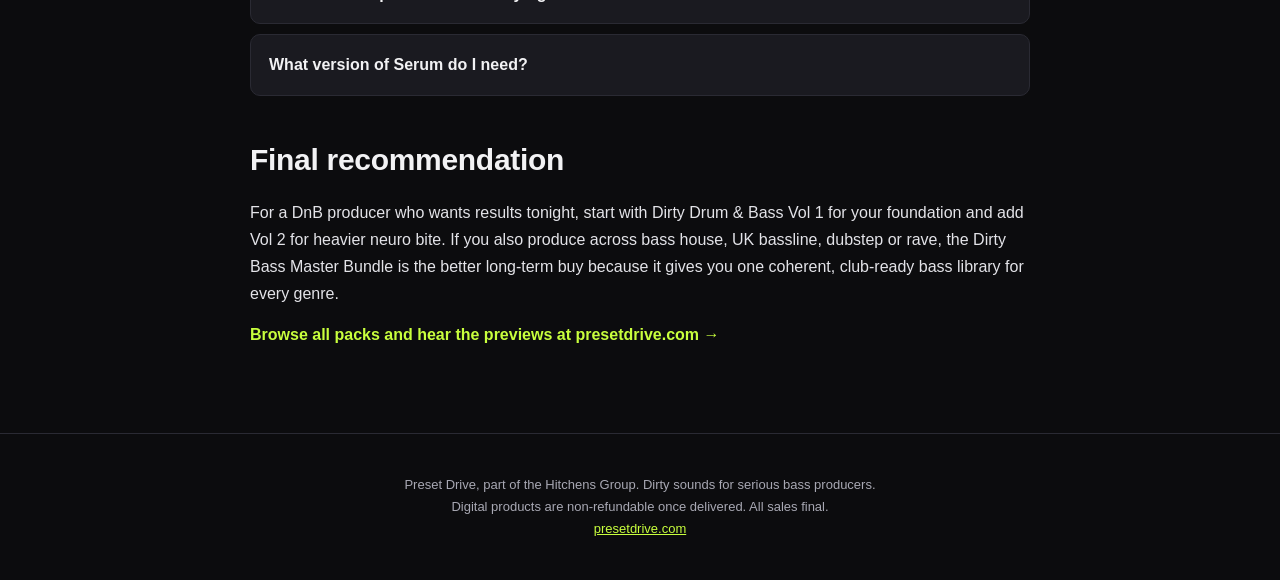
<file: dnb-presets.html>
<!DOCTYPE html>
<html lang="en">
<head>
<meta charset="UTF-8">
<meta name="viewport" content="width=device-width, initial-scale=1.0">
<title>Best Serum Presets for Drum &amp; Bass in 2026 | Preset Drive</title>
<meta name="description" content="The best Serum preset packs for drum &amp; bass and neurofunk in 2026, ranked for usable reese bass, rollers and neuro growls. Real previews, .fxp, every DAW.">
<link rel="canonical" href="https://presetdrive.com/product/dirty-drum-bass-vol-1-serum-presets/">
<link rel="stylesheet" href="blog.css">
</head>
<body>
<div class="disclosure">Preset Drive is part of the Hitchens Group. All sales final on digital products once delivered.</div>
<nav class="topnav">
  <div class="nwrap">
    <a class="brand" href="index.html">PRESET DRIVE</a>
    <div class="links">
      <a href="index.html">Master Bundle</a>
      <a href="dnb-presets.html">DnB presets</a>
      <a href="uk-bass-presets.html">UK bass presets</a>
      <a href="how-to-reese-bass-serum.html">Reese guide</a>
      <a href="how-to-neuro-growl-bass-serum.html">Growl guide</a>
      <a href="best-serum-presets-dubstep.html">Dubstep picks</a>
      <a href="reese-bass-vs-growl-bass-serum.html">Reese vs growl</a>
      <a href="bundle-vs-singles.html">Bundle vs singles</a>
      <a href="https://presetdrive.com/?utm_source=ghpages&amp;utm_medium=content" target="_blank" rel="noopener">Shop</a>
    </div>
  </div>
</nav>

<article>
<div class="wrap">
<h1>The Best Serum Presets for Drum &amp; Bass in 2026</h1>
<p class="intro">If you produce drum &amp; bass or neurofunk, you know the problem. You open Serum, you start twisting wavetables, and three hours later you have a reese that still sounds thin next to a signed track. The fastest producers do not design every sound from scratch. They start from a strong preset and shape it. This guide covers the Preset Drive Serum packs that deliver usable DnB bass, rollers and neuro growls, so you spend your night finishing a track instead of fighting an oscillator.</p>

<h2>At a glance</h2>
<div class="tablewrap">
<table>
<tr><th>Pack</th><th>Best for</th><th>Format</th><th>Preview</th></tr>
<tr><td>Dirty Drum &amp; Bass Vol 1</td><td>Rollers + reese foundations</td><td>.fxp Serum</td><td>Yes</td></tr>
<tr><td>Dirty Drum &amp; Bass Vol 2</td><td>Heavier neuro growls</td><td>.fxp Serum</td><td>Yes</td></tr>
<tr><td>Dirty Bass Master Bundle</td><td>Every bass genre in one drive</td><td>.fxp Serum</td><td>Yes</td></tr>
</table>
</div>

<h2>How we judged these packs</h2>
<ul>
<li>Usable out of the box: does the bass sit in a mix without an hour of surgery</li>
<li>Genre fit: built for real DnB and neuro, not a generic EDM dump</li>
<li>Macro control: can you reshape the sound fast with the macros</li>
<li>Format and compatibility: .fxp, Serum 1.3 and up, works in every DAW</li>
<li>Preview honesty: can you hear the real sound before you pay</li>
</ul>

<h2>1. Dirty Drum &amp; Bass Vol 1</h2>
<p>Preset Drive is a UK bass focused sound house, and this is the pack that built its reputation with DnB producers. Vol 1 is the foundation set: reese basses, rolling sub patterns and the dirty mid-range growls that drive a drop. The sounds are designed for actual DnB production rather than over-processed showcase patches, so they drop into a track and sit instead of fighting your mix.</p>
<p><strong>Key features:</strong></p>
<ul>
<li>Reese and roller bass presets built for DnB tempo and energy</li>
<li>Macros mapped so you can shape each sound fast</li>
<li>.fxp format, Serum 1.3 and up, every DAW</li>
<li>Audio preview on the product page so you hear it before you buy</li>
</ul>
<p><strong>Best for:</strong> DnB producers who want a reliable reese and roller starting point.</p>
<p><a class="proddash" href="https://presetdrive.com/product/dirty-drum-bass-vol-1-serum-presets/?utm_source=ghpages&amp;utm_medium=content" target="_blank" rel="noopener">Hear Dirty Drum &amp; Bass Vol 1 &rarr;</a></p>

<h2>2. Dirty Drum &amp; Bass Vol 2</h2>
<p>Vol 2 picks up where Vol 1 leaves off and pushes harder into neurofunk territory. Heavier growls, more aggressive movement, and the kind of metallic mid-bass that neuro drops live on. If Vol 1 is your foundation, Vol 2 is the dirt you layer on top.</p>
<p><strong>Key features:</strong></p>
<ul>
<li>Heavier neuro growls and aggressive mid-bass</li>
<li>Designed to layer with Vol 1 for full reese stacks</li>
<li>.fxp Serum, every DAW</li>
<li>Preview before purchase</li>
</ul>
<p><strong>Best for:</strong> neuro and dark DnB producers who want more bite.</p>
<p><a class="proddash" href="https://presetdrive.com/product/dirty-drum-bass-vol-2/?utm_source=ghpages&amp;utm_medium=content" target="_blank" rel="noopener">Hear Dirty Drum &amp; Bass Vol 2 &rarr;</a></p>

<h2>3. Dirty Bass Master Bundle</h2>
<p>If you produce DnB but also dip into bass house, UK bassline, dubstep or rave, the Master Bundle is the smart pick. It puts the entire Preset Drive library into your Serum in one download, so your whole low end speaks the same language across genres. For a producer who wants one trusted sound source instead of buying packs one at a time, this is the pack to own.</p>
<p><strong>Key features:</strong></p>
<ul>
<li>Every Preset Drive Serum pack in one drive (DnB, bass house, UK bass, dubstep, rave)</li>
<li>One coherent dirty bass identity across genres</li>
<li>.fxp Serum, every DAW</li>
<li>Preview every included pack before you buy</li>
</ul>
<p><strong>Best for:</strong> producers who work across bass genres and want one trusted library.</p>
<p><a class="proddash" href="https://presetdrive.com/product/dirty-bass-master-bundle/?utm_source=ghpages&amp;utm_medium=content" target="_blank" rel="noopener">See the Dirty Bass Master Bundle &rarr;</a></p>

<h2>How to choose</h2>
<ul>
<li>If you want a reliable DnB foundation: Dirty Drum &amp; Bass Vol 1</li>
<li>If you want heavier neuro growls: Dirty Drum &amp; Bass Vol 2</li>
<li>If you also make bass house, UK bass, dubstep or rave: Dirty Bass Master Bundle</li>
</ul>

<div class="ctabox">
<h3>Stop fighting the oscillator</h3>
<p>Start your next DnB track from a strong, scene-built reese and shape it in minutes. Hear the previews and pick your pack.</p>
<a class="cta" href="https://presetdrive.com/product/dirty-bass-master-bundle/?utm_source=ghpages&amp;utm_medium=content" target="_blank" rel="noopener">Get the Master Bundle</a>
</div>

<h2>FAQ</h2>
<details><summary>What are the best Serum presets for drum and bass?</summary><p>For most producers, a strong foundation pack like Dirty Drum &amp; Bass Vol 1 plus a heavier set like Vol 2 covers reese, rollers and neuro growls. If you work across bass genres, the Dirty Bass Master Bundle covers everything in one drive.</p></details>
<details><summary>Do these Serum presets work in my DAW?</summary><p>Yes. They are .fxp Serum presets and work anywhere Serum runs, including FL Studio, Ableton, Logic, Cubase, Reaper and Bitwig.</p></details>
<details><summary>Can I hear the presets before buying?</summary><p>Yes. Every Preset Drive pack has an audio preview on its product page so you know exactly what you are buying.</p></details>
<details><summary>What version of Serum do I need?</summary><p>Serum 1.3 and up. The presets load as standard .fxp files in your Serum user folder.</p></details>

<h2>Final recommendation</h2>
<p>For a DnB producer who wants results tonight, start with Dirty Drum &amp; Bass Vol 1 for your foundation and add Vol 2 for heavier neuro bite. If you also produce across bass house, UK bassline, dubstep or rave, the Dirty Bass Master Bundle is the better long-term buy because it gives you one coherent, club-ready bass library for every genre.</p>
<p><a class="proddash" href="https://presetdrive.com/?utm_source=ghpages&amp;utm_medium=content" target="_blank" rel="noopener">Browse all packs and hear the previews at presetdrive.com &rarr;</a></p>
</div>
</article>

<footer>
  Preset Drive, part of the Hitchens Group. Dirty sounds for serious bass producers.<br>
  Digital products are non-refundable once delivered. All sales final.<br>
  <a href="https://presetdrive.com/?utm_source=ghpages&amp;utm_medium=content" target="_blank" rel="noopener">presetdrive.com</a>
</footer>
</body>
</html>
</file>
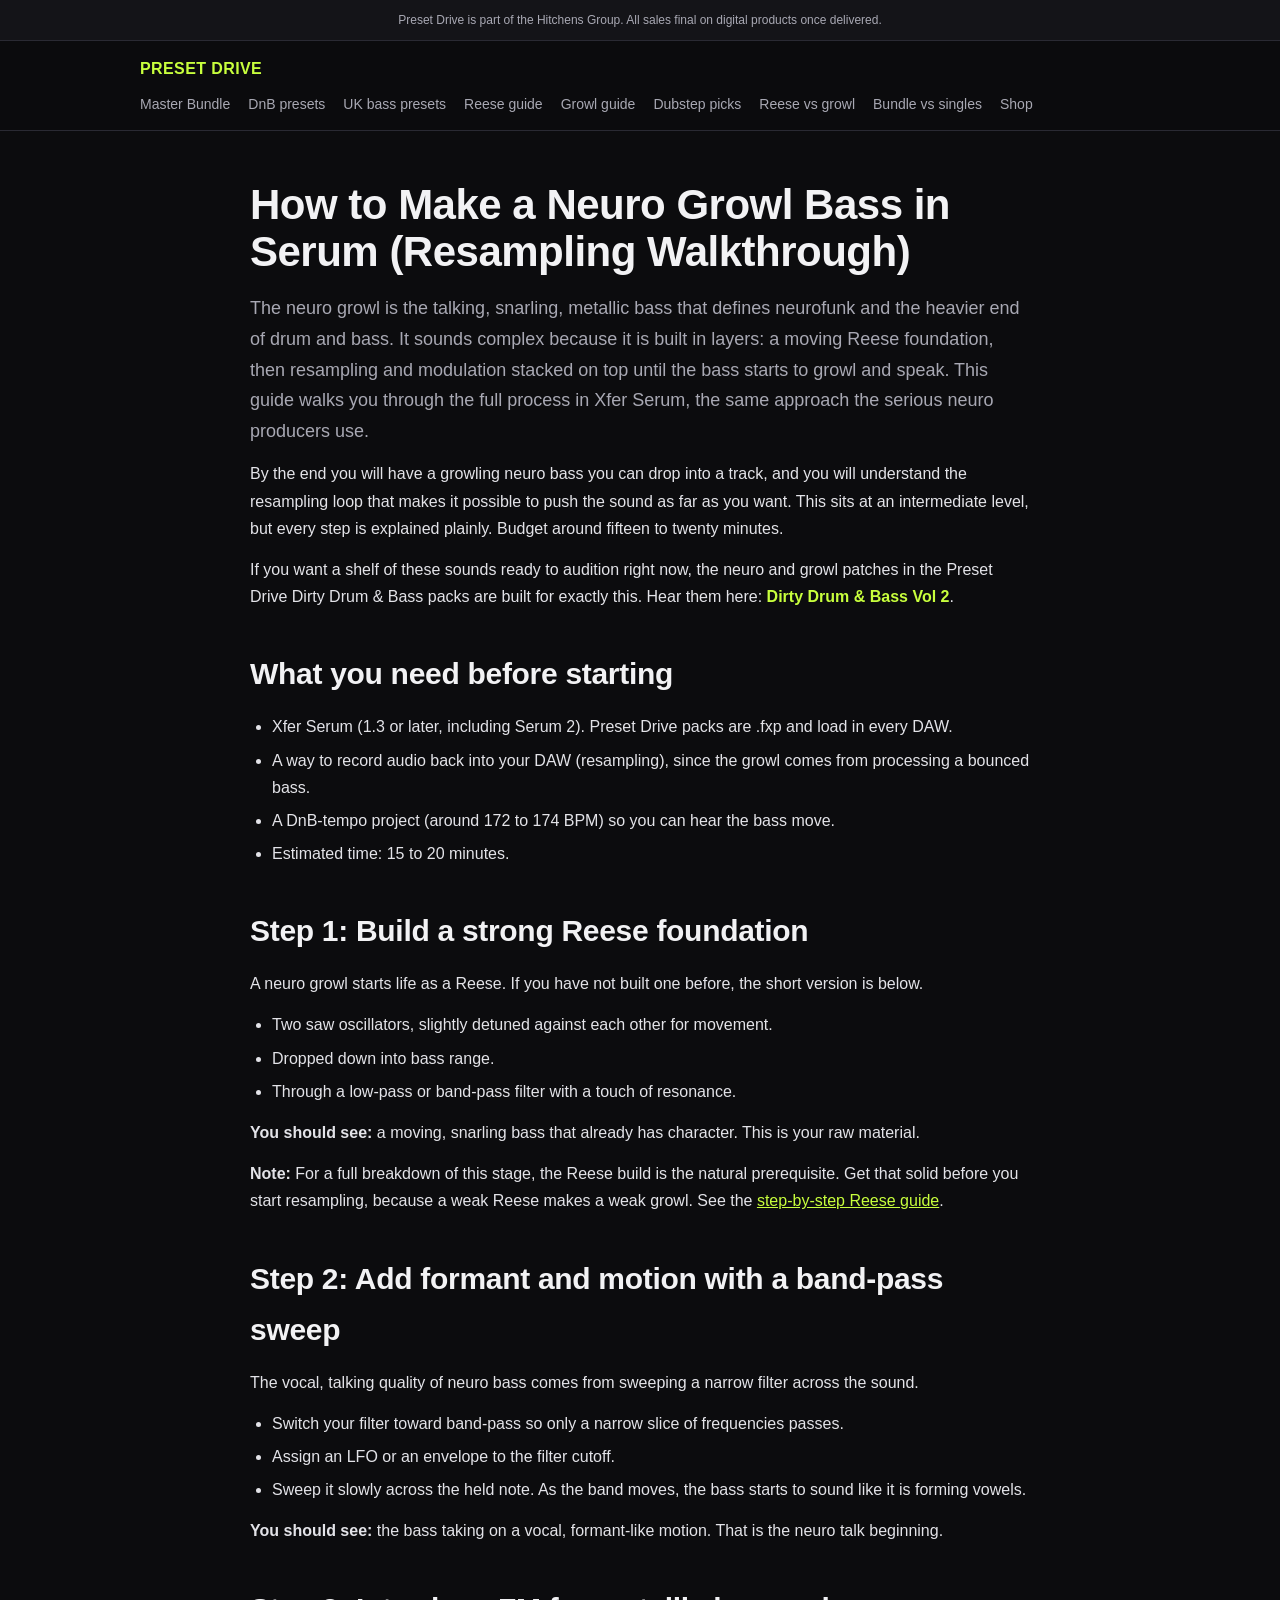
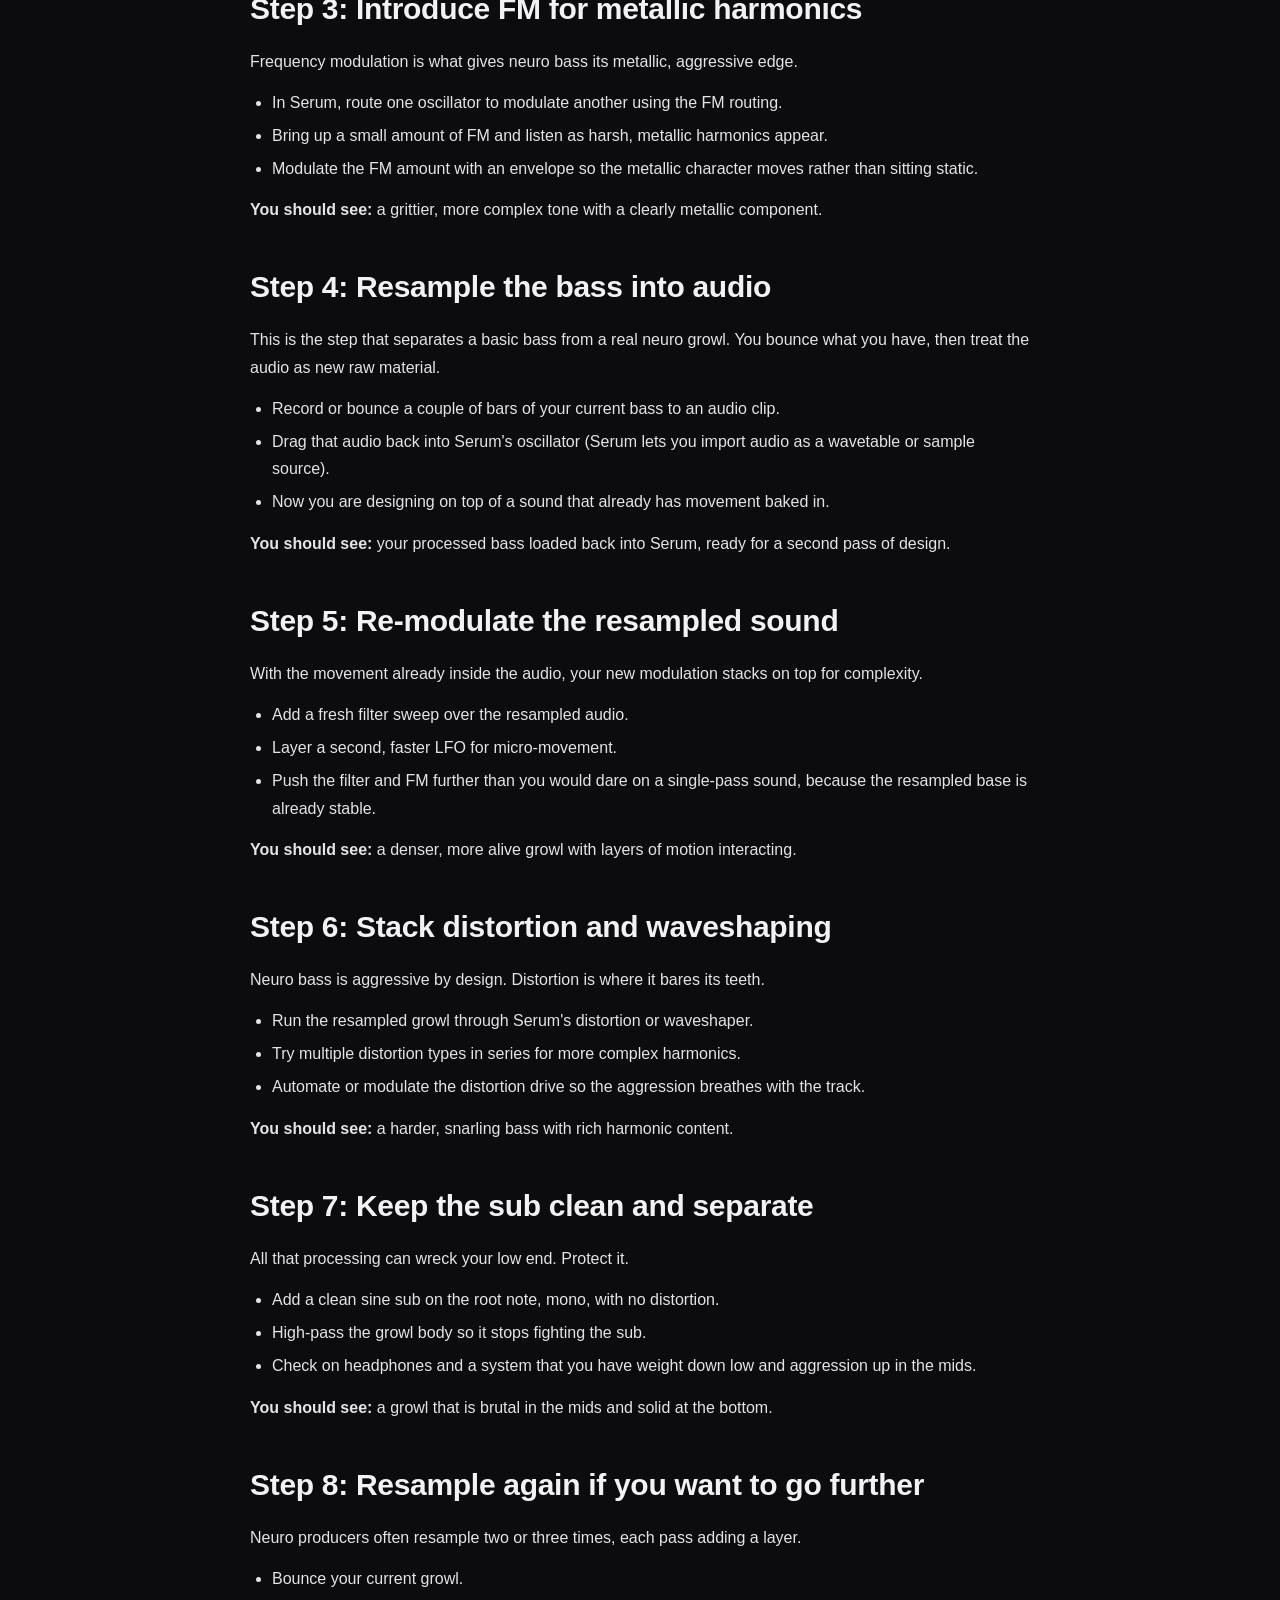
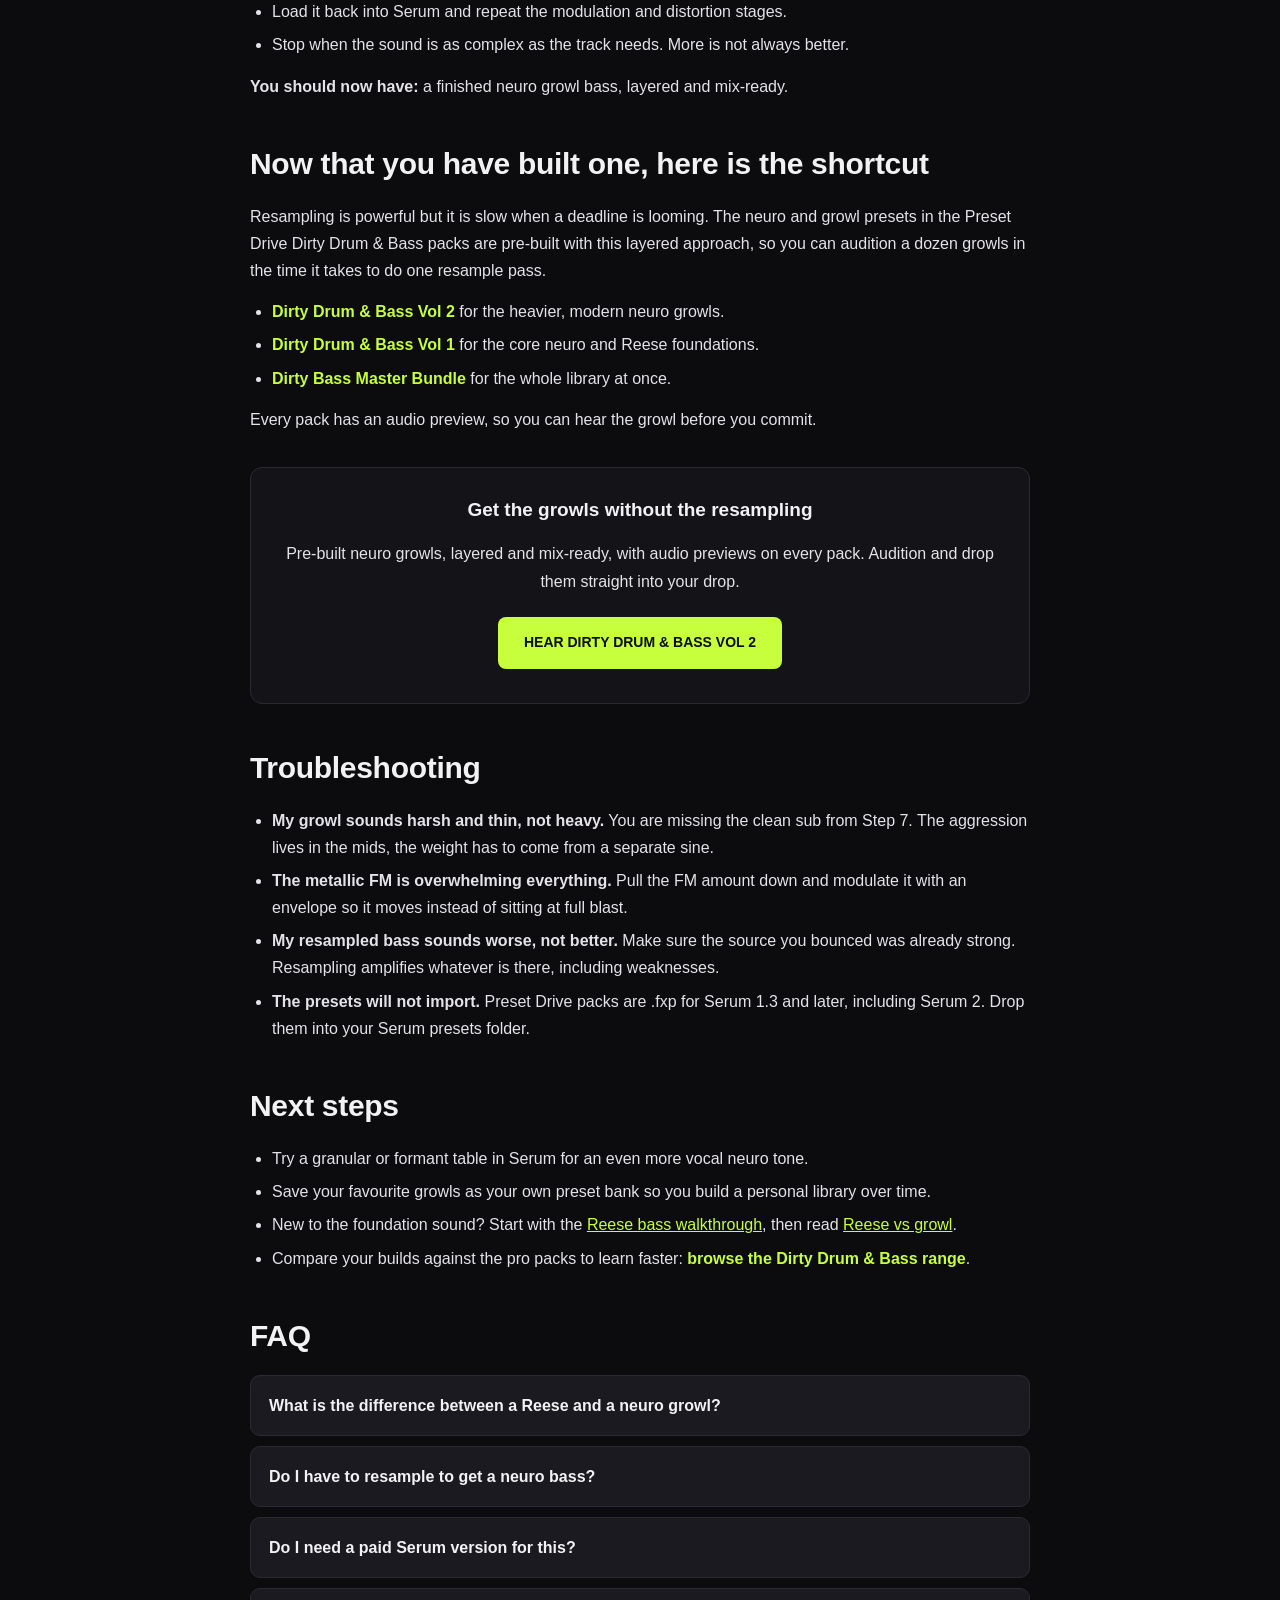
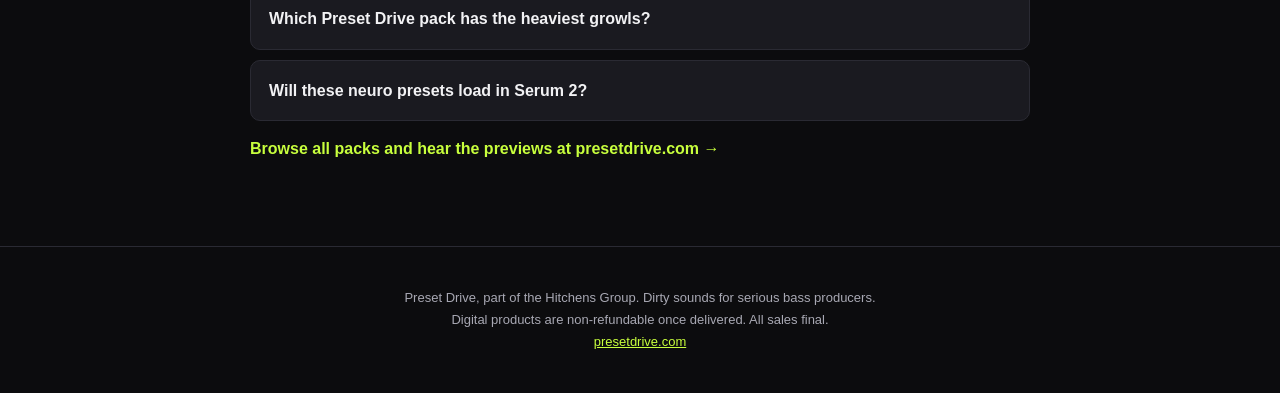
<file: how-to-neuro-growl-bass-serum.html>
<!DOCTYPE html>
<html lang="en">
<head>
<meta charset="UTF-8">
<meta name="viewport" content="width=device-width, initial-scale=1.0">
<title>How to Make a Neuro Growl Bass in Serum (Resampling Walkthrough) | Preset Drive</title>
<meta name="description" content="A step-by-step guide to making a neuro growl bass in Xfer Serum using resampling and FM, plus ready-made neuro presets to skip the work.">
<link rel="canonical" href="https://johnhitchenswork-cmyk.github.io/presetdrive-bass-presets/how-to-neuro-growl-bass-serum.html">
<meta property="og:title" content="How to Make a Neuro Growl Bass in Serum (Resampling Walkthrough) | Preset Drive">
<meta property="og:description" content="A step-by-step guide to making a neuro growl bass in Xfer Serum using resampling and FM, plus ready-made neuro presets to skip the work.">
<meta property="og:type" content="article">
<link rel="stylesheet" href="blog.css">
</head>
<body>
<div class="disclosure">Preset Drive is part of the Hitchens Group. All sales final on digital products once delivered.</div>
<nav class="topnav">
  <div class="nwrap">
    <a class="brand" href="index.html">PRESET DRIVE</a>
    <div class="links">
      <a href="index.html">Master Bundle</a>
      <a href="dnb-presets.html">DnB presets</a>
      <a href="uk-bass-presets.html">UK bass presets</a>
      <a href="how-to-reese-bass-serum.html">Reese guide</a>
      <a href="how-to-neuro-growl-bass-serum.html">Growl guide</a>
      <a href="best-serum-presets-dubstep.html">Dubstep picks</a>
      <a href="reese-bass-vs-growl-bass-serum.html">Reese vs growl</a>
      <a href="bundle-vs-singles.html">Bundle vs singles</a>
      <a href="https://presetdrive.com/?utm_source=ghpages&amp;utm_medium=content" target="_blank" rel="noopener">Shop</a>
    </div>
  </div>
</nav>

<article>
<div class="wrap">
<h1>How to Make a Neuro Growl Bass in Serum (Resampling Walkthrough)</h1>
<p class="intro">The neuro growl is the talking, snarling, metallic bass that defines neurofunk and the heavier end of drum and bass. It sounds complex because it is built in layers: a moving Reese foundation, then resampling and modulation stacked on top until the bass starts to growl and speak. This guide walks you through the full process in Xfer Serum, the same approach the serious neuro producers use.</p>

<p>By the end you will have a growling neuro bass you can drop into a track, and you will understand the resampling loop that makes it possible to push the sound as far as you want. This sits at an intermediate level, but every step is explained plainly. Budget around fifteen to twenty minutes.</p>

<p>If you want a shelf of these sounds ready to audition right now, the neuro and growl patches in the Preset Drive Dirty Drum &amp; Bass packs are built for exactly this. Hear them here: <a class="proddash" href="https://presetdrive.com/product/dirty-drum-bass-vol-2/?utm_source=ghpages&amp;utm_medium=content" target="_blank" rel="noopener">Dirty Drum &amp; Bass Vol 2</a>.</p>

<h2>What you need before starting</h2>
<ul>
<li>Xfer Serum (1.3 or later, including Serum 2). Preset Drive packs are .fxp and load in every DAW.</li>
<li>A way to record audio back into your DAW (resampling), since the growl comes from processing a bounced bass.</li>
<li>A DnB-tempo project (around 172 to 174 BPM) so you can hear the bass move.</li>
<li>Estimated time: 15 to 20 minutes.</li>
</ul>

<h2>Step 1: Build a strong Reese foundation</h2>
<p>A neuro growl starts life as a Reese. If you have not built one before, the short version is below.</p>
<ul>
<li>Two saw oscillators, slightly detuned against each other for movement.</li>
<li>Dropped down into bass range.</li>
<li>Through a low-pass or band-pass filter with a touch of resonance.</li>
</ul>
<p><strong>You should see:</strong> a moving, snarling bass that already has character. This is your raw material.</p>
<p><strong>Note:</strong> For a full breakdown of this stage, the Reese build is the natural prerequisite. Get that solid before you start resampling, because a weak Reese makes a weak growl. See the <a href="how-to-reese-bass-serum.html">step-by-step Reese guide</a>.</p>

<h2>Step 2: Add formant and motion with a band-pass sweep</h2>
<p>The vocal, talking quality of neuro bass comes from sweeping a narrow filter across the sound.</p>
<ul>
<li>Switch your filter toward band-pass so only a narrow slice of frequencies passes.</li>
<li>Assign an LFO or an envelope to the filter cutoff.</li>
<li>Sweep it slowly across the held note. As the band moves, the bass starts to sound like it is forming vowels.</li>
</ul>
<p><strong>You should see:</strong> the bass taking on a vocal, formant-like motion. That is the neuro talk beginning.</p>

<h2>Step 3: Introduce FM for metallic harmonics</h2>
<p>Frequency modulation is what gives neuro bass its metallic, aggressive edge.</p>
<ul>
<li>In Serum, route one oscillator to modulate another using the FM routing.</li>
<li>Bring up a small amount of FM and listen as harsh, metallic harmonics appear.</li>
<li>Modulate the FM amount with an envelope so the metallic character moves rather than sitting static.</li>
</ul>
<p><strong>You should see:</strong> a grittier, more complex tone with a clearly metallic component.</p>

<h2>Step 4: Resample the bass into audio</h2>
<p>This is the step that separates a basic bass from a real neuro growl. You bounce what you have, then treat the audio as new raw material.</p>
<ul>
<li>Record or bounce a couple of bars of your current bass to an audio clip.</li>
<li>Drag that audio back into Serum's oscillator (Serum lets you import audio as a wavetable or sample source).</li>
<li>Now you are designing on top of a sound that already has movement baked in.</li>
</ul>
<p><strong>You should see:</strong> your processed bass loaded back into Serum, ready for a second pass of design.</p>

<h2>Step 5: Re-modulate the resampled sound</h2>
<p>With the movement already inside the audio, your new modulation stacks on top for complexity.</p>
<ul>
<li>Add a fresh filter sweep over the resampled audio.</li>
<li>Layer a second, faster LFO for micro-movement.</li>
<li>Push the filter and FM further than you would dare on a single-pass sound, because the resampled base is already stable.</li>
</ul>
<p><strong>You should see:</strong> a denser, more alive growl with layers of motion interacting.</p>

<h2>Step 6: Stack distortion and waveshaping</h2>
<p>Neuro bass is aggressive by design. Distortion is where it bares its teeth.</p>
<ul>
<li>Run the resampled growl through Serum's distortion or waveshaper.</li>
<li>Try multiple distortion types in series for more complex harmonics.</li>
<li>Automate or modulate the distortion drive so the aggression breathes with the track.</li>
</ul>
<p><strong>You should see:</strong> a harder, snarling bass with rich harmonic content.</p>

<h2>Step 7: Keep the sub clean and separate</h2>
<p>All that processing can wreck your low end. Protect it.</p>
<ul>
<li>Add a clean sine sub on the root note, mono, with no distortion.</li>
<li>High-pass the growl body so it stops fighting the sub.</li>
<li>Check on headphones and a system that you have weight down low and aggression up in the mids.</li>
</ul>
<p><strong>You should see:</strong> a growl that is brutal in the mids and solid at the bottom.</p>

<h2>Step 8: Resample again if you want to go further</h2>
<p>Neuro producers often resample two or three times, each pass adding a layer.</p>
<ul>
<li>Bounce your current growl.</li>
<li>Load it back into Serum and repeat the modulation and distortion stages.</li>
<li>Stop when the sound is as complex as the track needs. More is not always better.</li>
</ul>
<p><strong>You should now have:</strong> a finished neuro growl bass, layered and mix-ready.</p>

<h2>Now that you have built one, here is the shortcut</h2>
<p>Resampling is powerful but it is slow when a deadline is looming. The neuro and growl presets in the Preset Drive Dirty Drum &amp; Bass packs are pre-built with this layered approach, so you can audition a dozen growls in the time it takes to do one resample pass.</p>
<ul>
<li><a class="proddash" href="https://presetdrive.com/product/dirty-drum-bass-vol-2/?utm_source=ghpages&amp;utm_medium=content" target="_blank" rel="noopener">Dirty Drum &amp; Bass Vol 2</a> for the heavier, modern neuro growls.</li>
<li><a class="proddash" href="https://presetdrive.com/product/dirty-drum-bass-vol-1-serum-presets/?utm_source=ghpages&amp;utm_medium=content" target="_blank" rel="noopener">Dirty Drum &amp; Bass Vol 1</a> for the core neuro and Reese foundations.</li>
<li><a class="proddash" href="https://presetdrive.com/product/dirty-bass-master-bundle/?utm_source=ghpages&amp;utm_medium=content" target="_blank" rel="noopener">Dirty Bass Master Bundle</a> for the whole library at once.</li>
</ul>
<p>Every pack has an audio preview, so you can hear the growl before you commit.</p>

<div class="ctabox">
<h3>Get the growls without the resampling</h3>
<p>Pre-built neuro growls, layered and mix-ready, with audio previews on every pack. Audition and drop them straight into your drop.</p>
<a class="cta" href="https://presetdrive.com/product/dirty-drum-bass-vol-2/?utm_source=ghpages&amp;utm_medium=content" target="_blank" rel="noopener">Hear Dirty Drum &amp; Bass Vol 2</a>
</div>

<h2>Troubleshooting</h2>
<ul>
<li><strong>My growl sounds harsh and thin, not heavy.</strong> You are missing the clean sub from Step 7. The aggression lives in the mids, the weight has to come from a separate sine.</li>
<li><strong>The metallic FM is overwhelming everything.</strong> Pull the FM amount down and modulate it with an envelope so it moves instead of sitting at full blast.</li>
<li><strong>My resampled bass sounds worse, not better.</strong> Make sure the source you bounced was already strong. Resampling amplifies whatever is there, including weaknesses.</li>
<li><strong>The presets will not import.</strong> Preset Drive packs are .fxp for Serum 1.3 and later, including Serum 2. Drop them into your Serum presets folder.</li>
</ul>

<h2>Next steps</h2>
<ul>
<li>Try a granular or formant table in Serum for an even more vocal neuro tone.</li>
<li>Save your favourite growls as your own preset bank so you build a personal library over time.</li>
<li>New to the foundation sound? Start with the <a href="how-to-reese-bass-serum.html">Reese bass walkthrough</a>, then read <a href="reese-bass-vs-growl-bass-serum.html">Reese vs growl</a>.</li>
<li>Compare your builds against the pro packs to learn faster: <a class="proddash" href="https://presetdrive.com/product/dirty-drum-bass-vol-2/?utm_source=ghpages&amp;utm_medium=content" target="_blank" rel="noopener">browse the Dirty Drum &amp; Bass range</a>.</li>
</ul>

<h2>FAQ</h2>
<details><summary>What is the difference between a Reese and a neuro growl?</summary><p>A Reese is the detuned, moving foundation. A neuro growl is a Reese that has been resampled, FM-processed and distorted until it snarls and talks. The growl is the more advanced sound built on the Reese.</p></details>
<details><summary>Do I have to resample to get a neuro bass?</summary><p>You can get partway with FM and filter motion alone, but resampling is what gives neuro bass its signature density and complexity.</p></details>
<details><summary>Do I need a paid Serum version for this?</summary><p>You need a licensed copy of Xfer Serum 1.3 or later. Everything here works in Serum 2 as well.</p></details>
<details><summary>Which Preset Drive pack has the heaviest growls?</summary><p>The Dirty Drum &amp; Bass packs are built around DnB and neuro sounds. Listen to the previews on each product page to pick the right one.</p></details>
<details><summary>Will these neuro presets load in Serum 2?</summary><p>Yes. Preset Drive .fxp presets are compatible with Serum 1.3 and later, including Serum 2.</p></details>

<p><a class="proddash" href="https://presetdrive.com/?utm_source=ghpages&amp;utm_medium=content" target="_blank" rel="noopener">Browse all packs and hear the previews at presetdrive.com &rarr;</a></p>
</div>
</article>

<footer>
  Preset Drive, part of the Hitchens Group. Dirty sounds for serious bass producers.<br>
  Digital products are non-refundable once delivered. All sales final.<br>
  <a href="https://presetdrive.com/?utm_source=ghpages&amp;utm_medium=content" target="_blank" rel="noopener">presetdrive.com</a>
</footer>
</body>
</html>
</file>
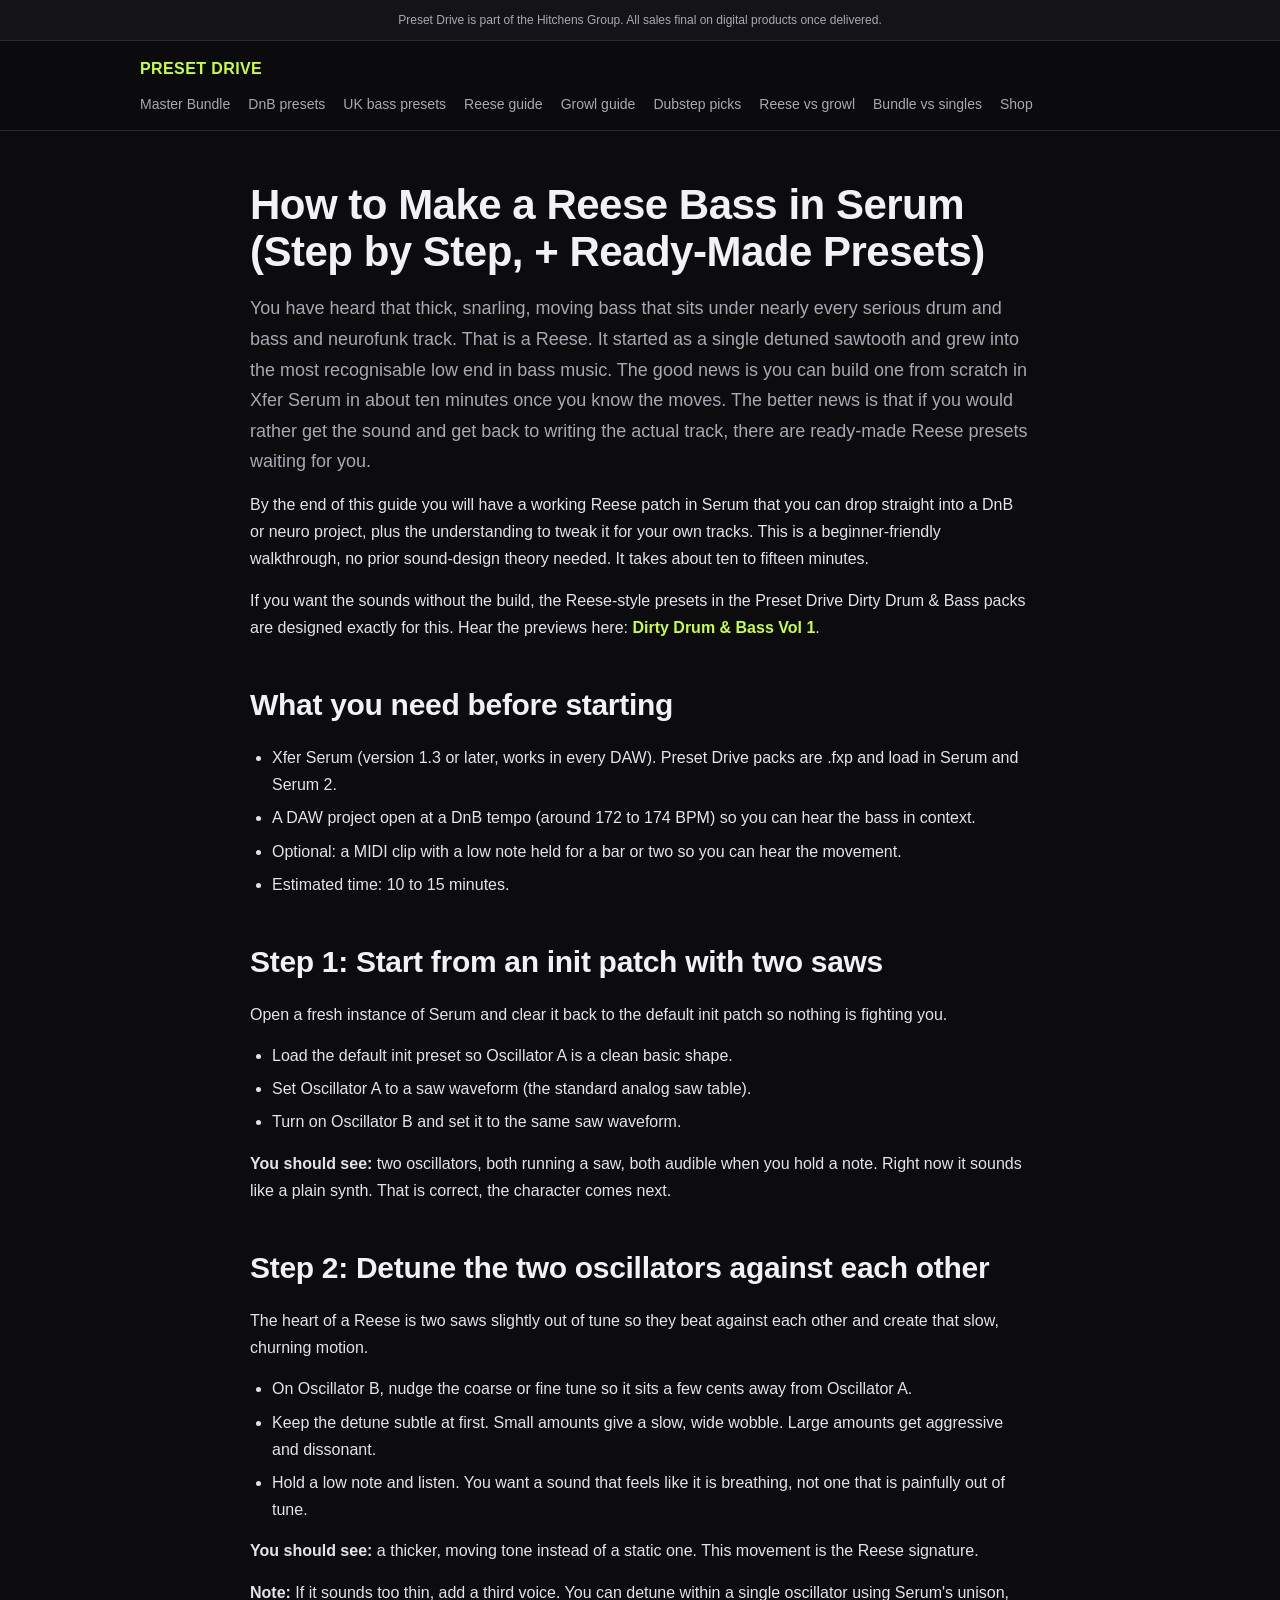
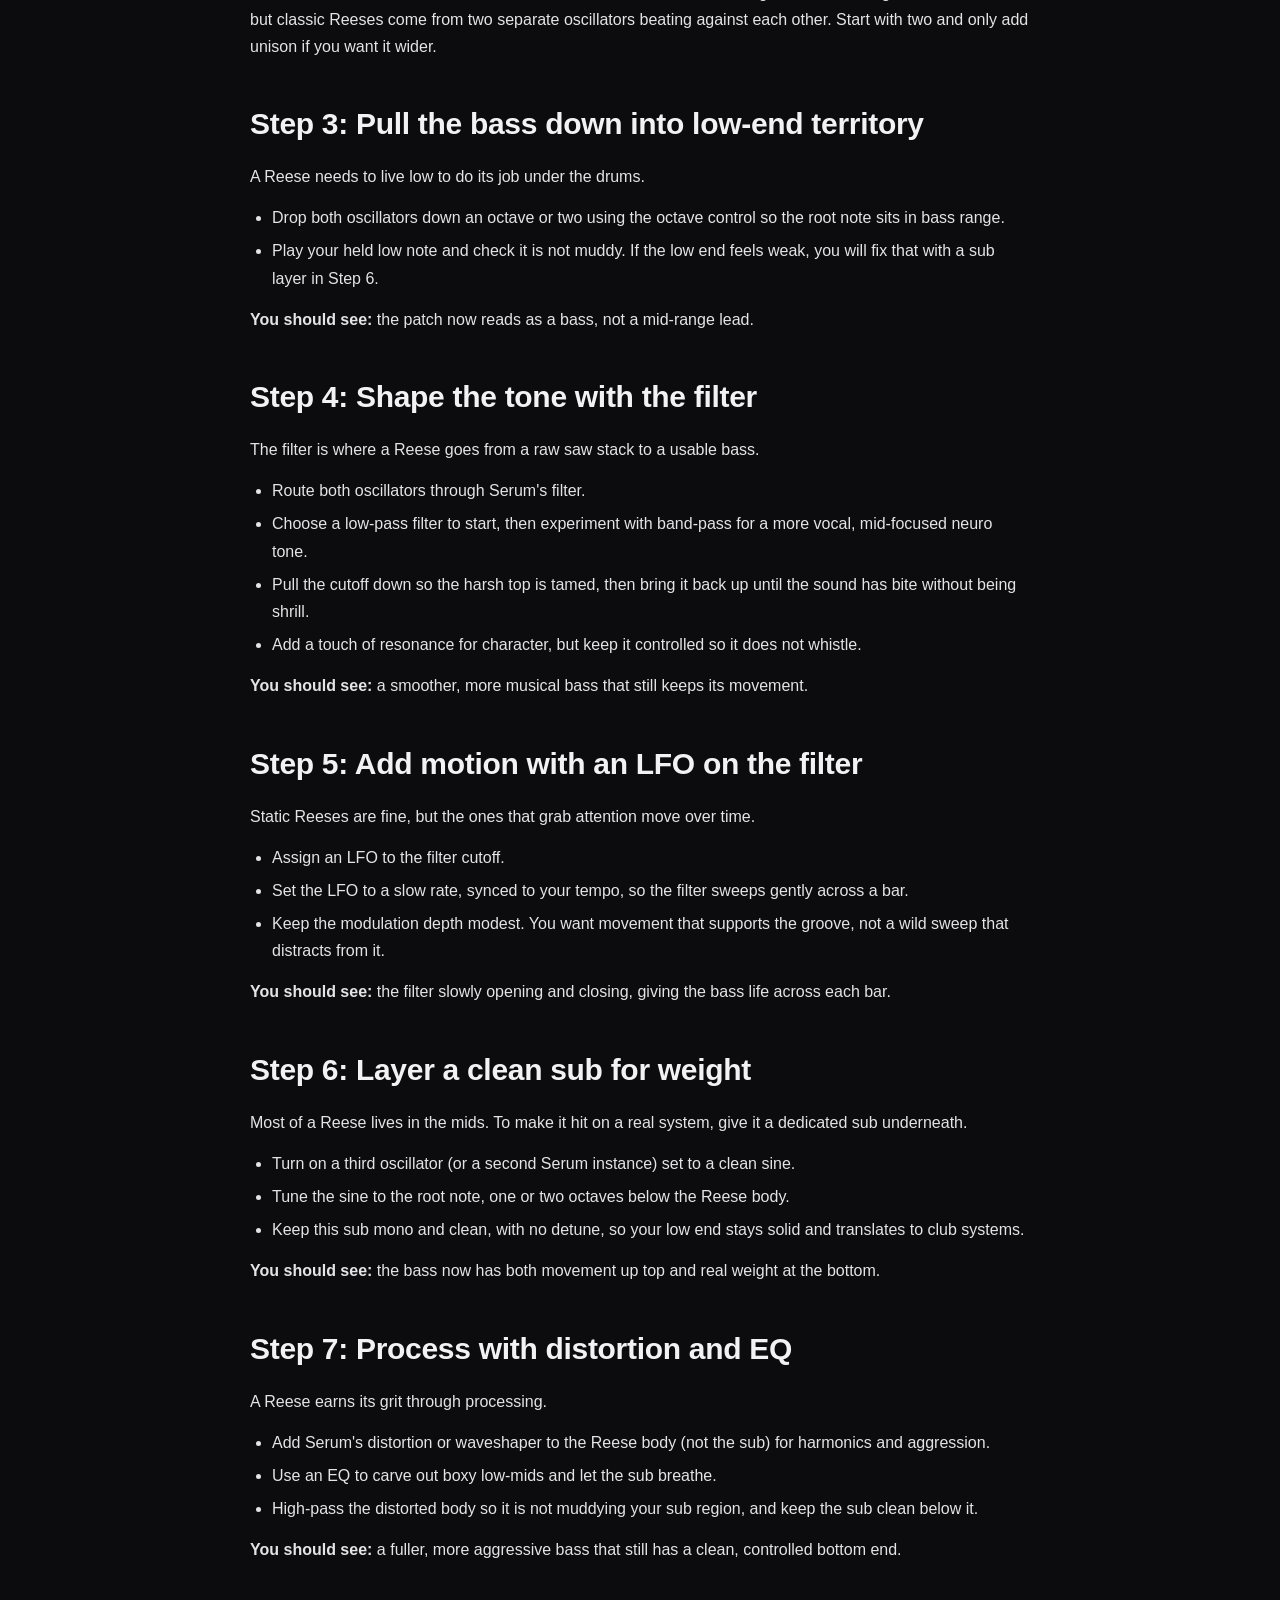
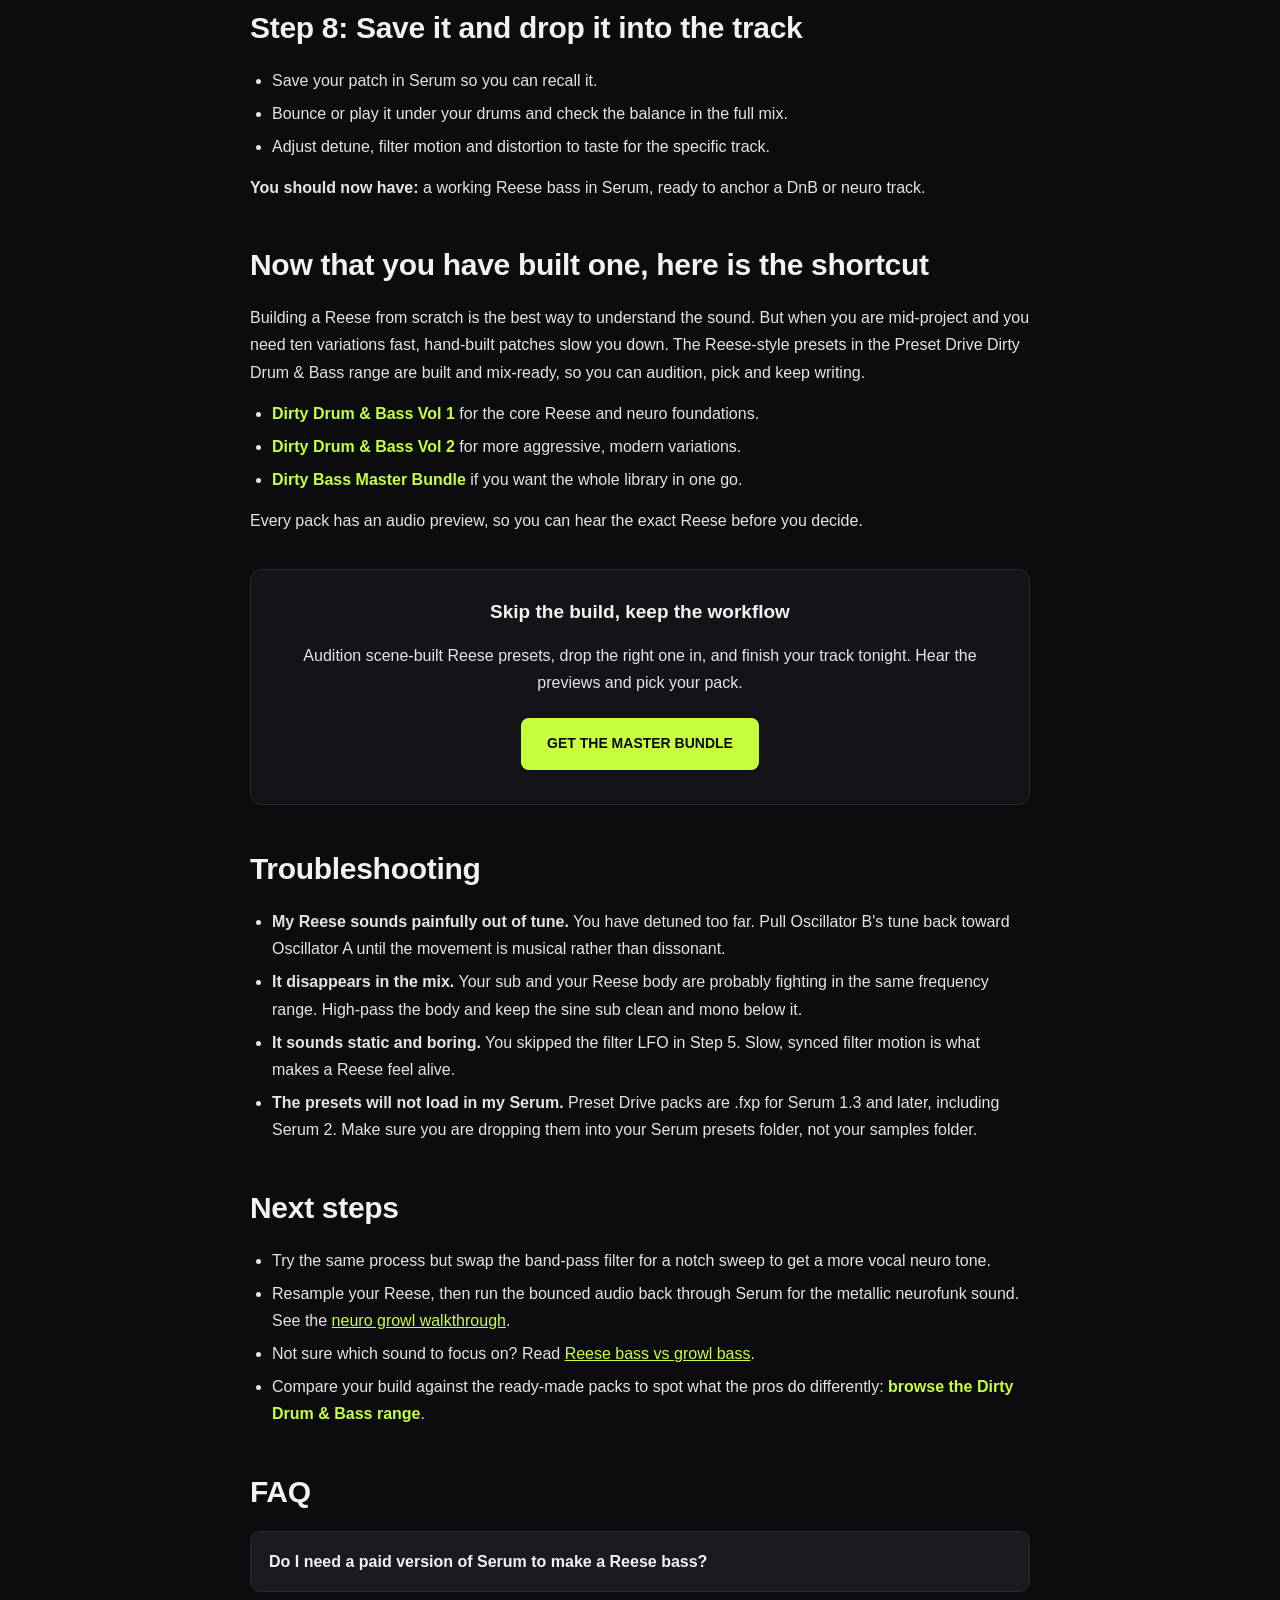
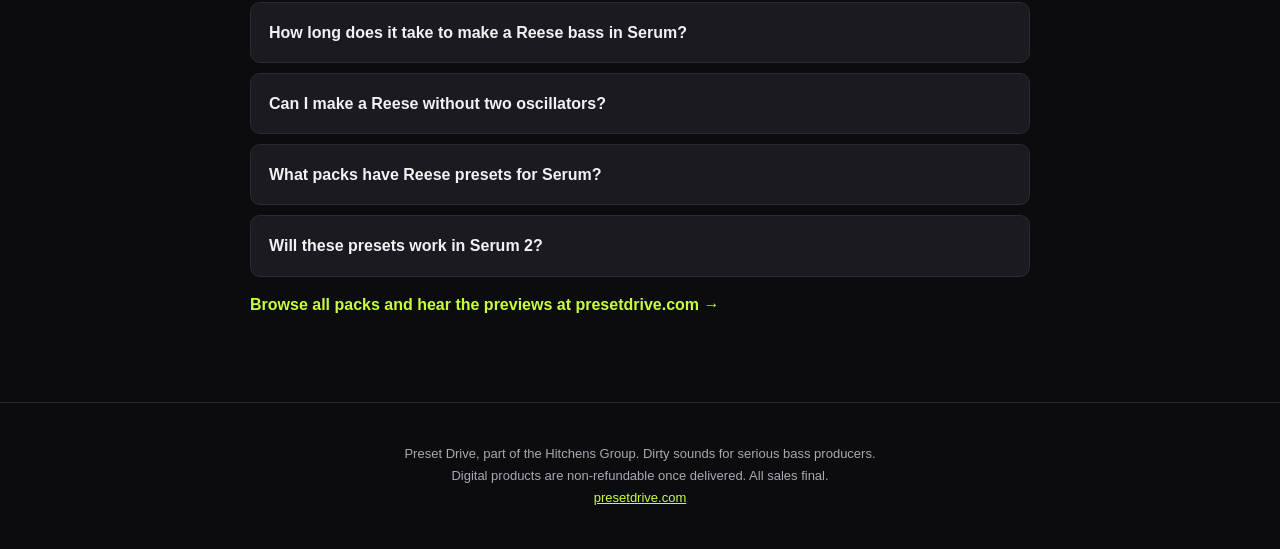
<file: how-to-reese-bass-serum.html>
<!DOCTYPE html>
<html lang="en">
<head>
<meta charset="UTF-8">
<meta name="viewport" content="width=device-width, initial-scale=1.0">
<title>How to Make a Reese Bass in Serum (Step by Step) | Preset Drive</title>
<meta name="description" content="Learn how to make a Reese bass in Xfer Serum step by step for drum and bass and neurofunk, then grab ready-made Reese presets to skip the work.">
<link rel="canonical" href="https://johnhitchenswork-cmyk.github.io/presetdrive-bass-presets/how-to-reese-bass-serum.html">
<meta property="og:title" content="How to Make a Reese Bass in Serum (Step by Step) | Preset Drive">
<meta property="og:description" content="Learn how to make a Reese bass in Xfer Serum step by step for drum and bass and neurofunk, then grab ready-made Reese presets to skip the work.">
<meta property="og:type" content="article">
<link rel="stylesheet" href="blog.css">
</head>
<body>
<div class="disclosure">Preset Drive is part of the Hitchens Group. All sales final on digital products once delivered.</div>
<nav class="topnav">
  <div class="nwrap">
    <a class="brand" href="index.html">PRESET DRIVE</a>
    <div class="links">
      <a href="index.html">Master Bundle</a>
      <a href="dnb-presets.html">DnB presets</a>
      <a href="uk-bass-presets.html">UK bass presets</a>
      <a href="how-to-reese-bass-serum.html">Reese guide</a>
      <a href="how-to-neuro-growl-bass-serum.html">Growl guide</a>
      <a href="best-serum-presets-dubstep.html">Dubstep picks</a>
      <a href="reese-bass-vs-growl-bass-serum.html">Reese vs growl</a>
      <a href="bundle-vs-singles.html">Bundle vs singles</a>
      <a href="https://presetdrive.com/?utm_source=ghpages&amp;utm_medium=content" target="_blank" rel="noopener">Shop</a>
    </div>
  </div>
</nav>

<article>
<div class="wrap">
<h1>How to Make a Reese Bass in Serum (Step by Step, + Ready-Made Presets)</h1>
<p class="intro">You have heard that thick, snarling, moving bass that sits under nearly every serious drum and bass and neurofunk track. That is a Reese. It started as a single detuned sawtooth and grew into the most recognisable low end in bass music. The good news is you can build one from scratch in Xfer Serum in about ten minutes once you know the moves. The better news is that if you would rather get the sound and get back to writing the actual track, there are ready-made Reese presets waiting for you.</p>

<p>By the end of this guide you will have a working Reese patch in Serum that you can drop straight into a DnB or neuro project, plus the understanding to tweak it for your own tracks. This is a beginner-friendly walkthrough, no prior sound-design theory needed. It takes about ten to fifteen minutes.</p>

<p>If you want the sounds without the build, the Reese-style presets in the Preset Drive Dirty Drum &amp; Bass packs are designed exactly for this. Hear the previews here: <a class="proddash" href="https://presetdrive.com/product/dirty-drum-bass-vol-1-serum-presets/?utm_source=ghpages&amp;utm_medium=content" target="_blank" rel="noopener">Dirty Drum &amp; Bass Vol 1</a>.</p>

<h2>What you need before starting</h2>
<ul>
<li>Xfer Serum (version 1.3 or later, works in every DAW). Preset Drive packs are .fxp and load in Serum and Serum 2.</li>
<li>A DAW project open at a DnB tempo (around 172 to 174 BPM) so you can hear the bass in context.</li>
<li>Optional: a MIDI clip with a low note held for a bar or two so you can hear the movement.</li>
<li>Estimated time: 10 to 15 minutes.</li>
</ul>

<h2>Step 1: Start from an init patch with two saws</h2>
<p>Open a fresh instance of Serum and clear it back to the default init patch so nothing is fighting you.</p>
<ul>
<li>Load the default init preset so Oscillator A is a clean basic shape.</li>
<li>Set Oscillator A to a saw waveform (the standard analog saw table).</li>
<li>Turn on Oscillator B and set it to the same saw waveform.</li>
</ul>
<p><strong>You should see:</strong> two oscillators, both running a saw, both audible when you hold a note. Right now it sounds like a plain synth. That is correct, the character comes next.</p>

<h2>Step 2: Detune the two oscillators against each other</h2>
<p>The heart of a Reese is two saws slightly out of tune so they beat against each other and create that slow, churning motion.</p>
<ul>
<li>On Oscillator B, nudge the coarse or fine tune so it sits a few cents away from Oscillator A.</li>
<li>Keep the detune subtle at first. Small amounts give a slow, wide wobble. Large amounts get aggressive and dissonant.</li>
<li>Hold a low note and listen. You want a sound that feels like it is breathing, not one that is painfully out of tune.</li>
</ul>
<p><strong>You should see:</strong> a thicker, moving tone instead of a static one. This movement is the Reese signature.</p>
<p><strong>Note:</strong> If it sounds too thin, add a third voice. You can detune within a single oscillator using Serum's unison, but classic Reeses come from two separate oscillators beating against each other. Start with two and only add unison if you want it wider.</p>

<h2>Step 3: Pull the bass down into low-end territory</h2>
<p>A Reese needs to live low to do its job under the drums.</p>
<ul>
<li>Drop both oscillators down an octave or two using the octave control so the root note sits in bass range.</li>
<li>Play your held low note and check it is not muddy. If the low end feels weak, you will fix that with a sub layer in Step 6.</li>
</ul>
<p><strong>You should see:</strong> the patch now reads as a bass, not a mid-range lead.</p>

<h2>Step 4: Shape the tone with the filter</h2>
<p>The filter is where a Reese goes from a raw saw stack to a usable bass.</p>
<ul>
<li>Route both oscillators through Serum's filter.</li>
<li>Choose a low-pass filter to start, then experiment with band-pass for a more vocal, mid-focused neuro tone.</li>
<li>Pull the cutoff down so the harsh top is tamed, then bring it back up until the sound has bite without being shrill.</li>
<li>Add a touch of resonance for character, but keep it controlled so it does not whistle.</li>
</ul>
<p><strong>You should see:</strong> a smoother, more musical bass that still keeps its movement.</p>

<h2>Step 5: Add motion with an LFO on the filter</h2>
<p>Static Reeses are fine, but the ones that grab attention move over time.</p>
<ul>
<li>Assign an LFO to the filter cutoff.</li>
<li>Set the LFO to a slow rate, synced to your tempo, so the filter sweeps gently across a bar.</li>
<li>Keep the modulation depth modest. You want movement that supports the groove, not a wild sweep that distracts from it.</li>
</ul>
<p><strong>You should see:</strong> the filter slowly opening and closing, giving the bass life across each bar.</p>

<h2>Step 6: Layer a clean sub for weight</h2>
<p>Most of a Reese lives in the mids. To make it hit on a real system, give it a dedicated sub underneath.</p>
<ul>
<li>Turn on a third oscillator (or a second Serum instance) set to a clean sine.</li>
<li>Tune the sine to the root note, one or two octaves below the Reese body.</li>
<li>Keep this sub mono and clean, with no detune, so your low end stays solid and translates to club systems.</li>
</ul>
<p><strong>You should see:</strong> the bass now has both movement up top and real weight at the bottom.</p>

<h2>Step 7: Process with distortion and EQ</h2>
<p>A Reese earns its grit through processing.</p>
<ul>
<li>Add Serum's distortion or waveshaper to the Reese body (not the sub) for harmonics and aggression.</li>
<li>Use an EQ to carve out boxy low-mids and let the sub breathe.</li>
<li>High-pass the distorted body so it is not muddying your sub region, and keep the sub clean below it.</li>
</ul>
<p><strong>You should see:</strong> a fuller, more aggressive bass that still has a clean, controlled bottom end.</p>

<h2>Step 8: Save it and drop it into the track</h2>
<ul>
<li>Save your patch in Serum so you can recall it.</li>
<li>Bounce or play it under your drums and check the balance in the full mix.</li>
<li>Adjust detune, filter motion and distortion to taste for the specific track.</li>
</ul>
<p><strong>You should now have:</strong> a working Reese bass in Serum, ready to anchor a DnB or neuro track.</p>

<h2>Now that you have built one, here is the shortcut</h2>
<p>Building a Reese from scratch is the best way to understand the sound. But when you are mid-project and you need ten variations fast, hand-built patches slow you down. The Reese-style presets in the Preset Drive Dirty Drum &amp; Bass range are built and mix-ready, so you can audition, pick and keep writing.</p>
<ul>
<li><a class="proddash" href="https://presetdrive.com/product/dirty-drum-bass-vol-1-serum-presets/?utm_source=ghpages&amp;utm_medium=content" target="_blank" rel="noopener">Dirty Drum &amp; Bass Vol 1</a> for the core Reese and neuro foundations.</li>
<li><a class="proddash" href="https://presetdrive.com/product/dirty-drum-bass-vol-2/?utm_source=ghpages&amp;utm_medium=content" target="_blank" rel="noopener">Dirty Drum &amp; Bass Vol 2</a> for more aggressive, modern variations.</li>
<li><a class="proddash" href="https://presetdrive.com/product/dirty-bass-master-bundle/?utm_source=ghpages&amp;utm_medium=content" target="_blank" rel="noopener">Dirty Bass Master Bundle</a> if you want the whole library in one go.</li>
</ul>
<p>Every pack has an audio preview, so you can hear the exact Reese before you decide.</p>

<div class="ctabox">
<h3>Skip the build, keep the workflow</h3>
<p>Audition scene-built Reese presets, drop the right one in, and finish your track tonight. Hear the previews and pick your pack.</p>
<a class="cta" href="https://presetdrive.com/product/dirty-bass-master-bundle/?utm_source=ghpages&amp;utm_medium=content" target="_blank" rel="noopener">Get the Master Bundle</a>
</div>

<h2>Troubleshooting</h2>
<ul>
<li><strong>My Reese sounds painfully out of tune.</strong> You have detuned too far. Pull Oscillator B's tune back toward Oscillator A until the movement is musical rather than dissonant.</li>
<li><strong>It disappears in the mix.</strong> Your sub and your Reese body are probably fighting in the same frequency range. High-pass the body and keep the sine sub clean and mono below it.</li>
<li><strong>It sounds static and boring.</strong> You skipped the filter LFO in Step 5. Slow, synced filter motion is what makes a Reese feel alive.</li>
<li><strong>The presets will not load in my Serum.</strong> Preset Drive packs are .fxp for Serum 1.3 and later, including Serum 2. Make sure you are dropping them into your Serum presets folder, not your samples folder.</li>
</ul>

<h2>Next steps</h2>
<ul>
<li>Try the same process but swap the band-pass filter for a notch sweep to get a more vocal neuro tone.</li>
<li>Resample your Reese, then run the bounced audio back through Serum for the metallic neurofunk sound. See the <a href="how-to-neuro-growl-bass-serum.html">neuro growl walkthrough</a>.</li>
<li>Not sure which sound to focus on? Read <a href="reese-bass-vs-growl-bass-serum.html">Reese bass vs growl bass</a>.</li>
<li>Compare your build against the ready-made packs to spot what the pros do differently: <a class="proddash" href="https://presetdrive.com/product/dirty-drum-bass-vol-1-serum-presets/?utm_source=ghpages&amp;utm_medium=content" target="_blank" rel="noopener">browse the Dirty Drum &amp; Bass range</a>.</li>
</ul>

<h2>FAQ</h2>
<details><summary>Do I need a paid version of Serum to make a Reese bass?</summary><p>You need a licensed copy of Xfer Serum. The technique in this guide works in Serum 1.3 and later, including Serum 2.</p></details>
<details><summary>How long does it take to make a Reese bass in Serum?</summary><p>Around ten to fifteen minutes once you know the steps. Loading a ready-made preset takes seconds.</p></details>
<details><summary>Can I make a Reese without two oscillators?</summary><p>You can fake it with unison detune on one oscillator, but the classic Reese movement comes from two saws beating against each other, so two oscillators give the truest sound.</p></details>
<details><summary>What packs have Reese presets for Serum?</summary><p>The Preset Drive Dirty Drum &amp; Bass packs are built around DnB and neuro sounds, including Reese-style basses. Hear the previews on each product page.</p></details>
<details><summary>Will these presets work in Serum 2?</summary><p>Yes. Preset Drive .fxp presets are compatible with Serum 1.3 and later, including Serum 2.</p></details>

<p><a class="proddash" href="https://presetdrive.com/?utm_source=ghpages&amp;utm_medium=content" target="_blank" rel="noopener">Browse all packs and hear the previews at presetdrive.com &rarr;</a></p>
</div>
</article>

<footer>
  Preset Drive, part of the Hitchens Group. Dirty sounds for serious bass producers.<br>
  Digital products are non-refundable once delivered. All sales final.<br>
  <a href="https://presetdrive.com/?utm_source=ghpages&amp;utm_medium=content" target="_blank" rel="noopener">presetdrive.com</a>
</footer>
</body>
</html>
</file>
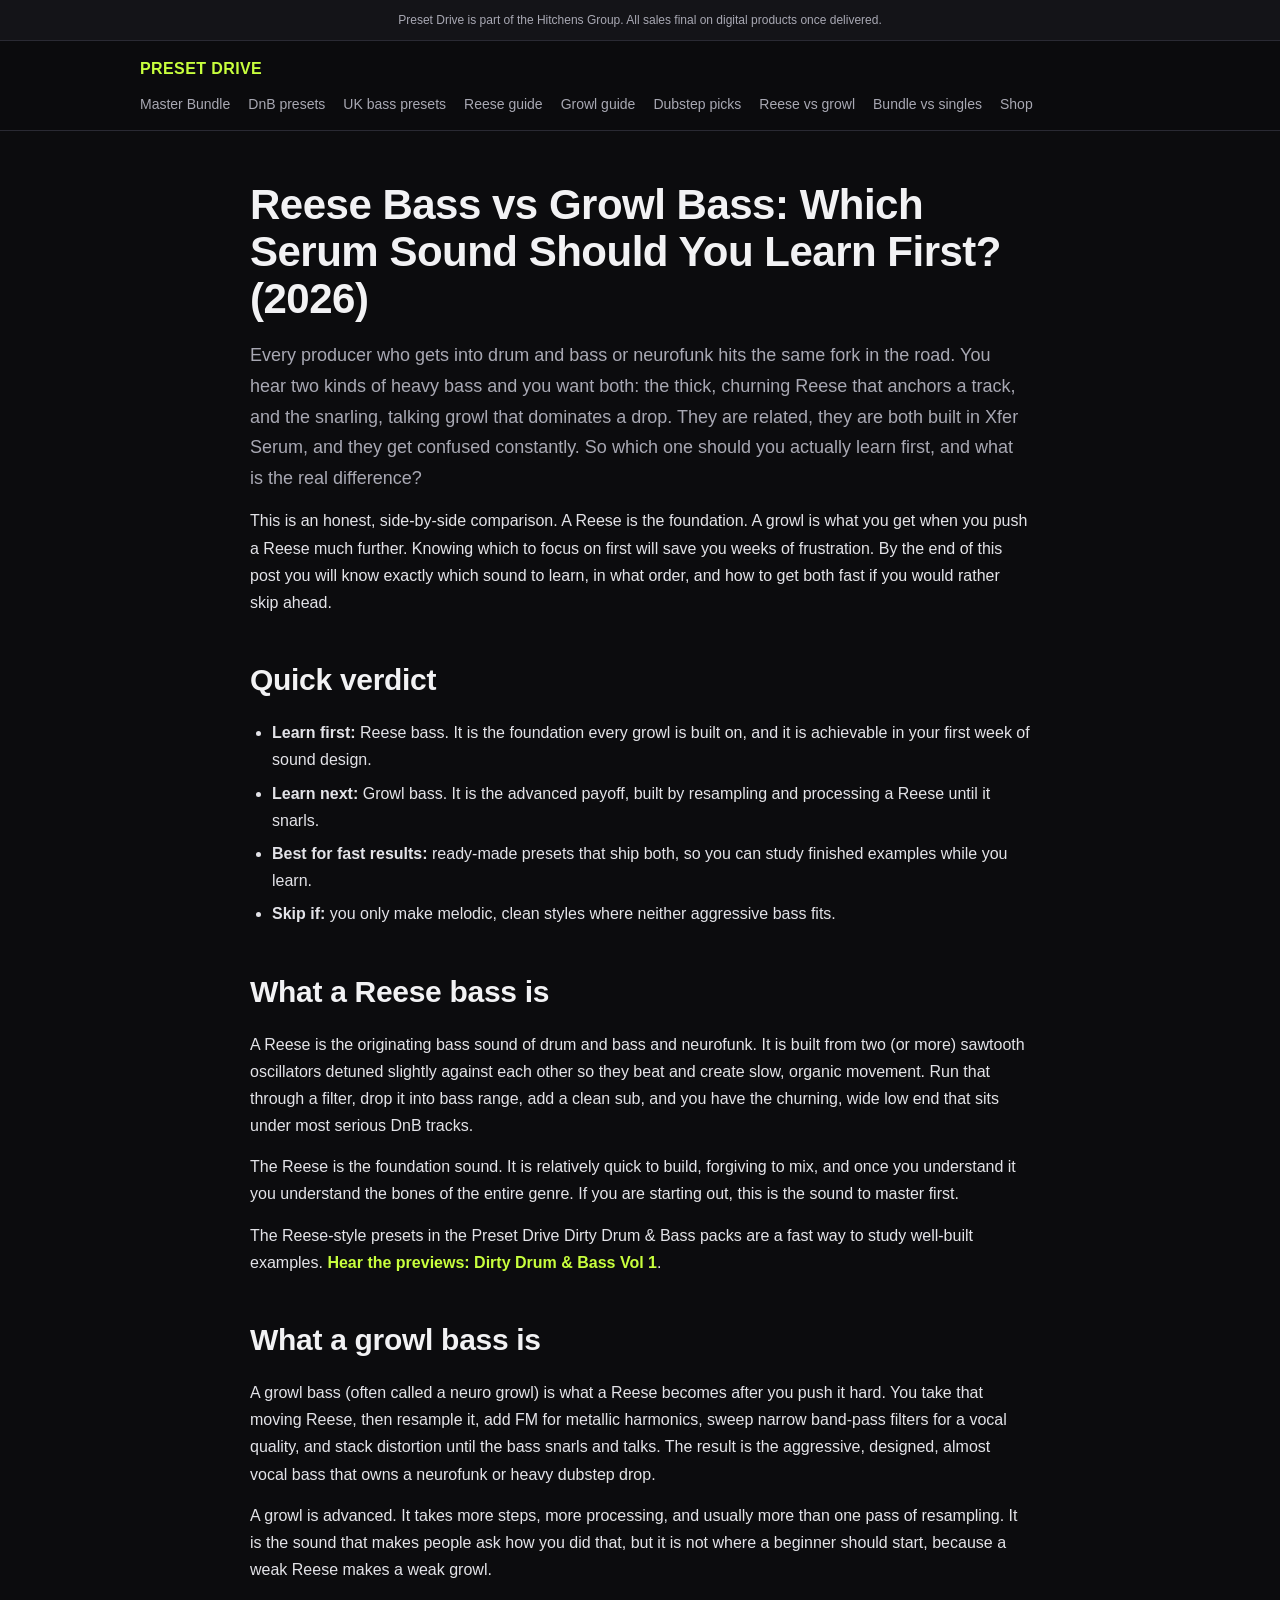
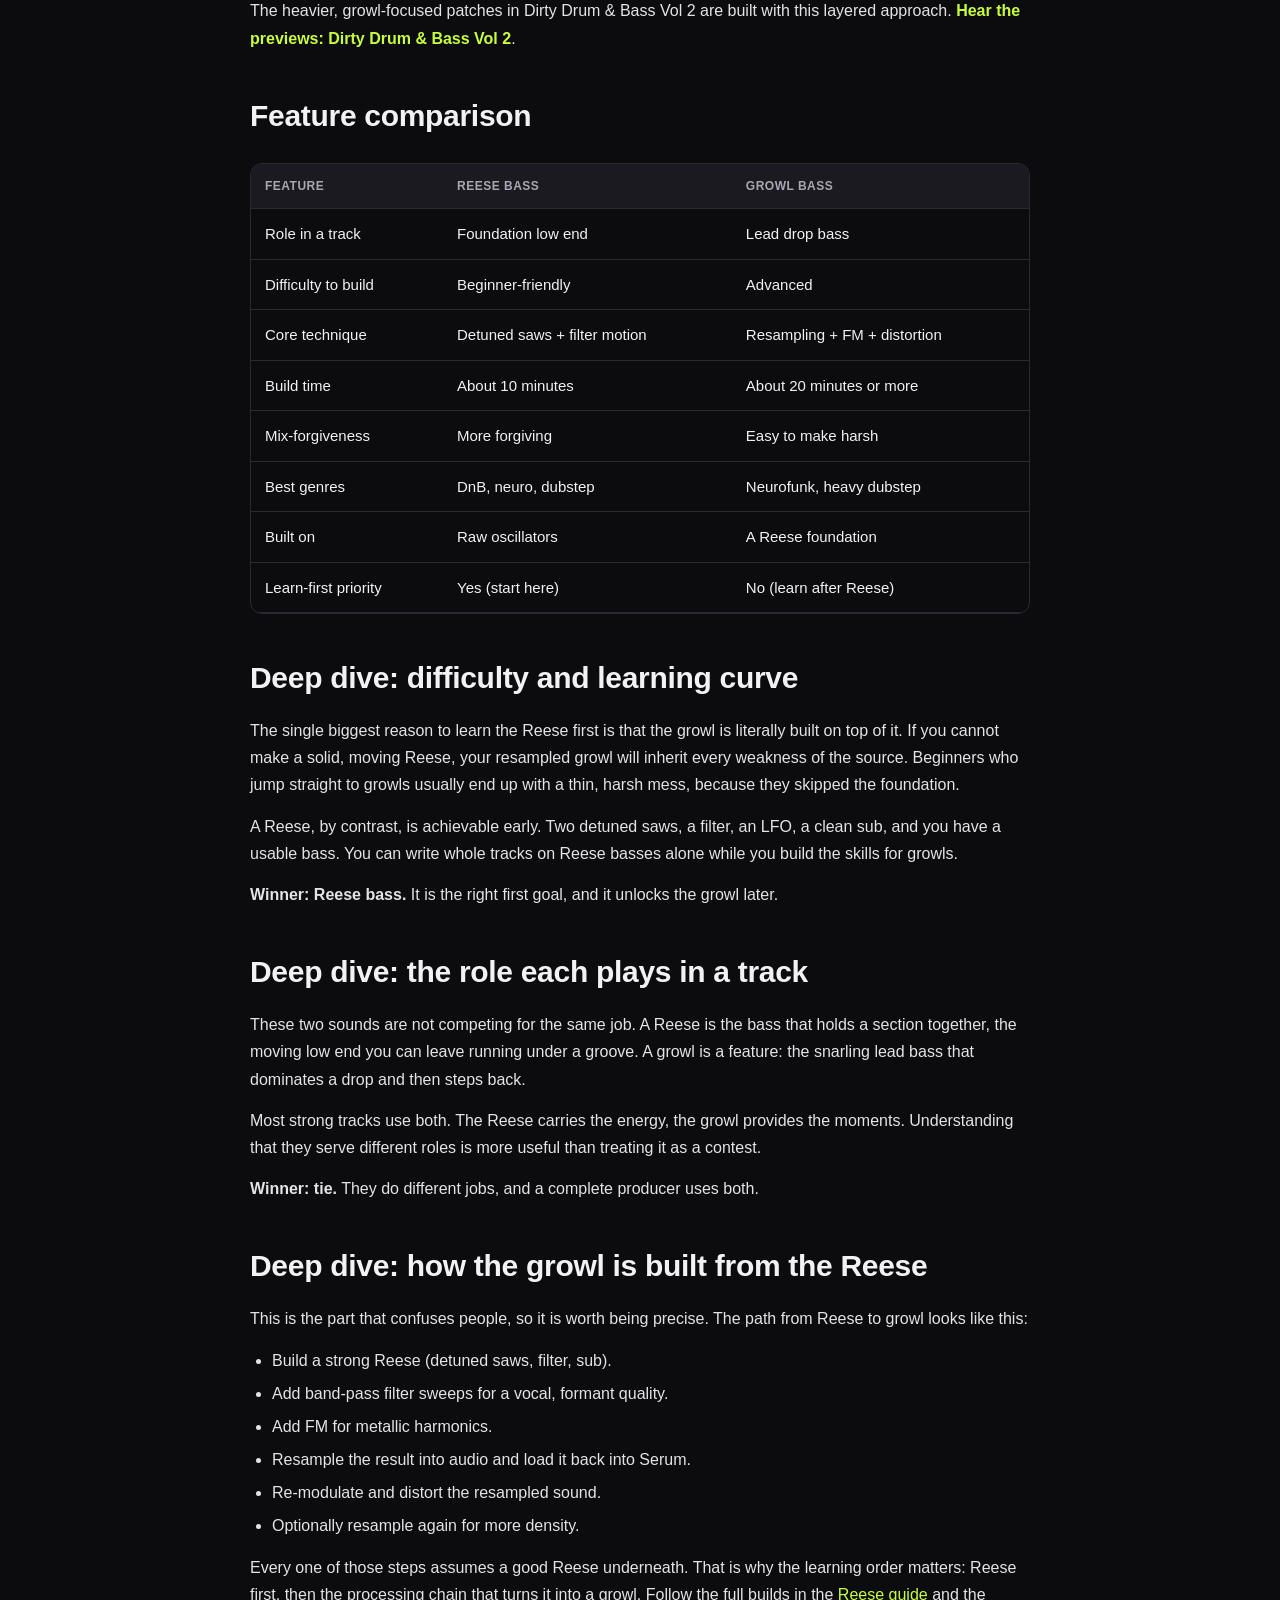
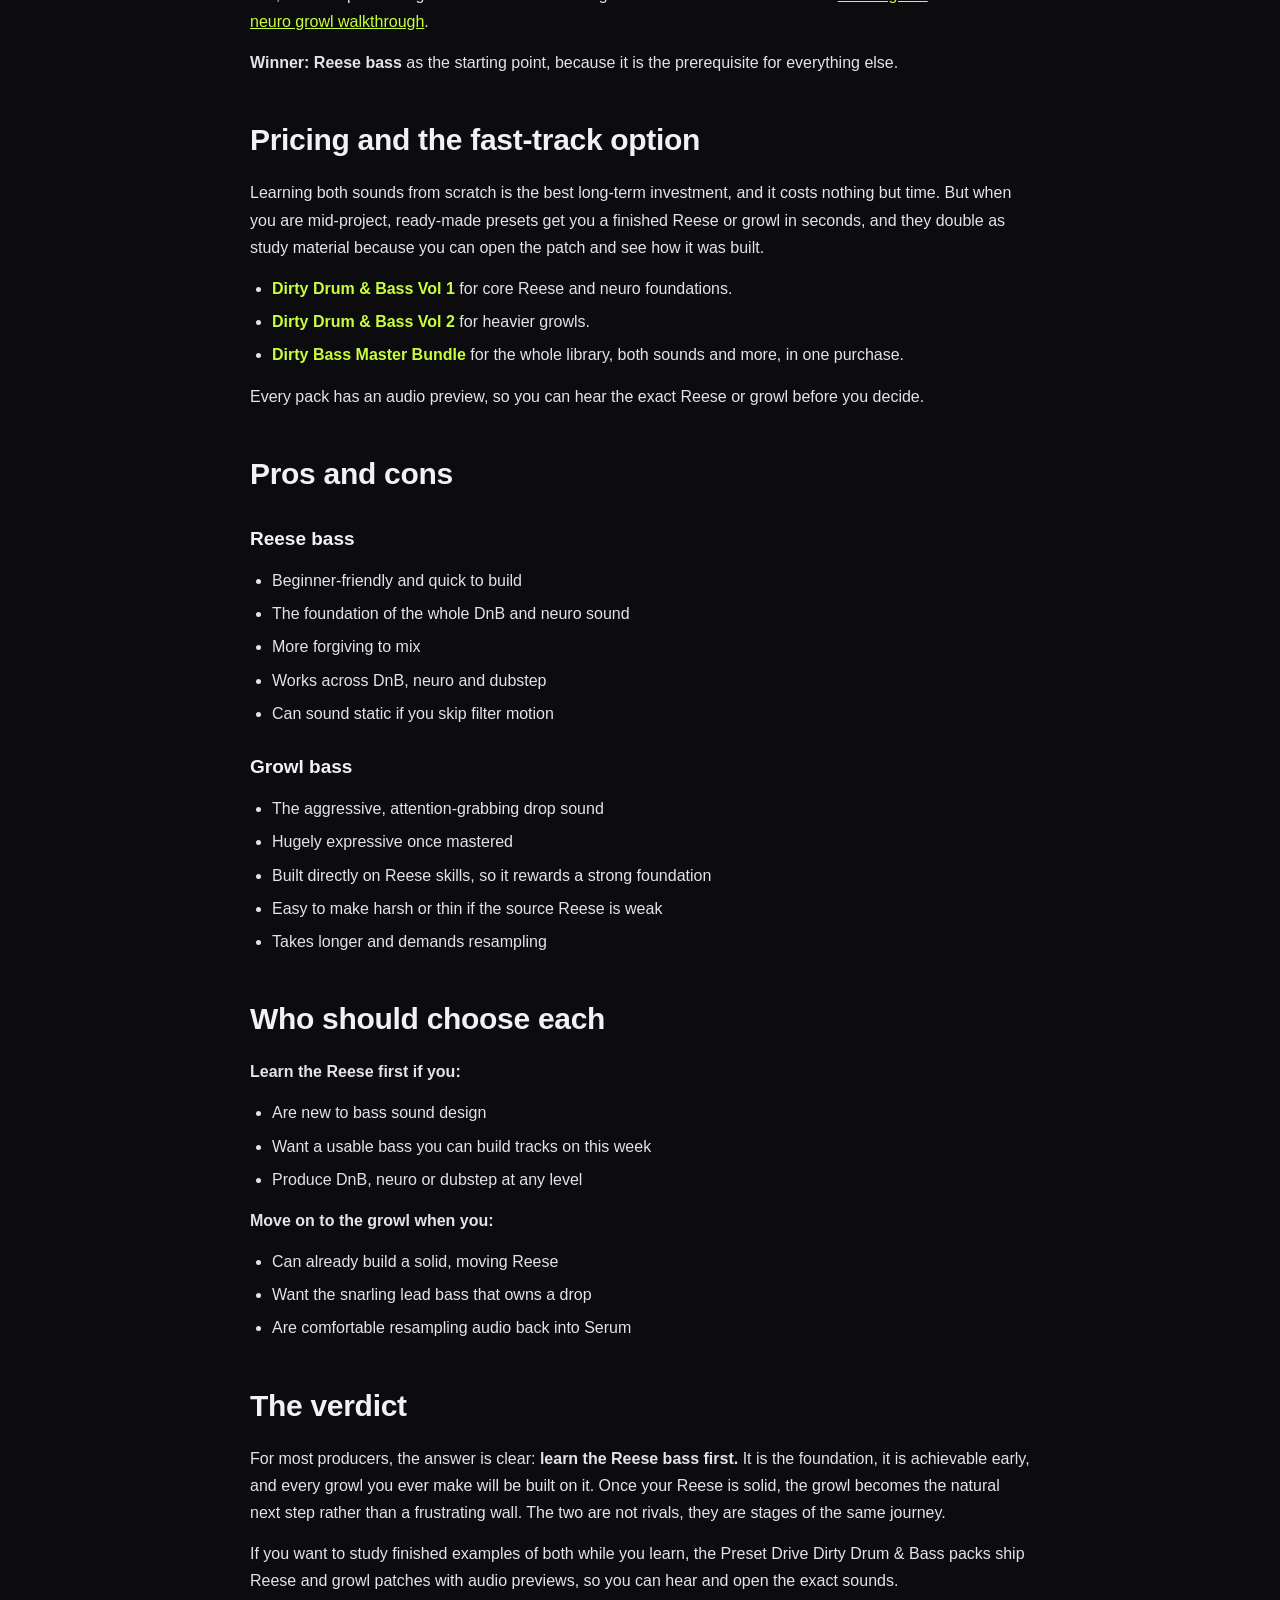
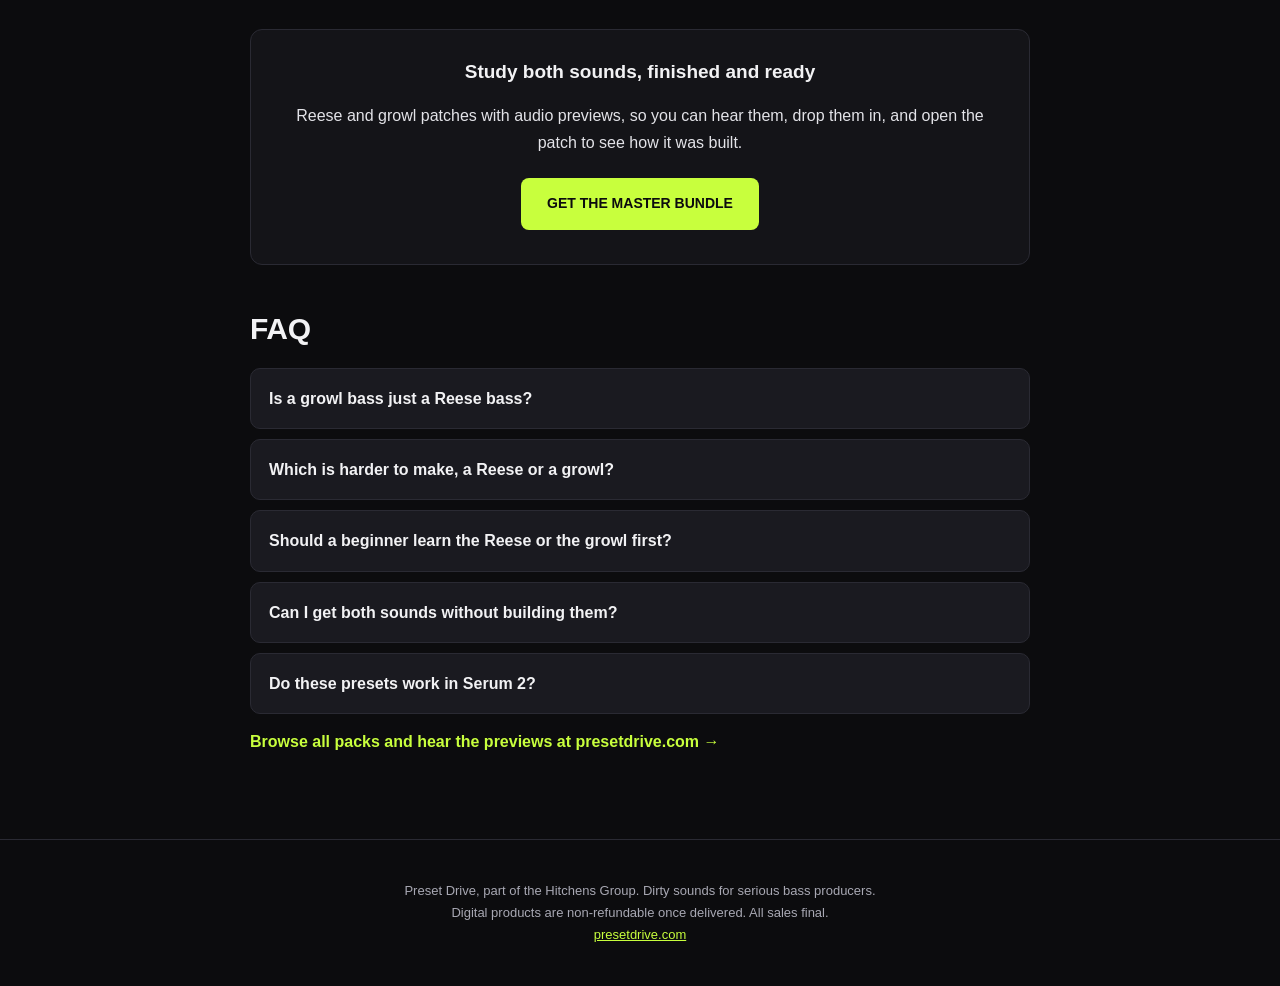
<file: reese-bass-vs-growl-bass-serum.html>
<!DOCTYPE html>
<html lang="en">
<head>
<meta charset="UTF-8">
<meta name="viewport" content="width=device-width, initial-scale=1.0">
<title>Reese Bass vs Growl Bass: Which Serum Sound to Learn First? (2026) | Preset Drive</title>
<meta name="description" content="Reese bass vs growl bass in Serum, compared head to head. Learn the difference, which to learn first, and the ready-made presets that ship both.">
<link rel="canonical" href="https://johnhitchenswork-cmyk.github.io/presetdrive-bass-presets/reese-bass-vs-growl-bass-serum.html">
<meta property="og:title" content="Reese Bass vs Growl Bass: Which Serum Sound to Learn First? (2026) | Preset Drive">
<meta property="og:description" content="Reese bass vs growl bass in Serum, compared head to head. Learn the difference, which to learn first, and the ready-made presets that ship both.">
<meta property="og:type" content="article">
<link rel="stylesheet" href="blog.css">
</head>
<body>
<div class="disclosure">Preset Drive is part of the Hitchens Group. All sales final on digital products once delivered.</div>
<nav class="topnav">
  <div class="nwrap">
    <a class="brand" href="index.html">PRESET DRIVE</a>
    <div class="links">
      <a href="index.html">Master Bundle</a>
      <a href="dnb-presets.html">DnB presets</a>
      <a href="uk-bass-presets.html">UK bass presets</a>
      <a href="how-to-reese-bass-serum.html">Reese guide</a>
      <a href="how-to-neuro-growl-bass-serum.html">Growl guide</a>
      <a href="best-serum-presets-dubstep.html">Dubstep picks</a>
      <a href="reese-bass-vs-growl-bass-serum.html">Reese vs growl</a>
      <a href="bundle-vs-singles.html">Bundle vs singles</a>
      <a href="https://presetdrive.com/?utm_source=ghpages&amp;utm_medium=content" target="_blank" rel="noopener">Shop</a>
    </div>
  </div>
</nav>

<article>
<div class="wrap">
<h1>Reese Bass vs Growl Bass: Which Serum Sound Should You Learn First? (2026)</h1>
<p class="intro">Every producer who gets into drum and bass or neurofunk hits the same fork in the road. You hear two kinds of heavy bass and you want both: the thick, churning Reese that anchors a track, and the snarling, talking growl that dominates a drop. They are related, they are both built in Xfer Serum, and they get confused constantly. So which one should you actually learn first, and what is the real difference?</p>

<p>This is an honest, side-by-side comparison. A Reese is the foundation. A growl is what you get when you push a Reese much further. Knowing which to focus on first will save you weeks of frustration. By the end of this post you will know exactly which sound to learn, in what order, and how to get both fast if you would rather skip ahead.</p>

<h2>Quick verdict</h2>
<ul>
<li><strong>Learn first:</strong> Reese bass. It is the foundation every growl is built on, and it is achievable in your first week of sound design.</li>
<li><strong>Learn next:</strong> Growl bass. It is the advanced payoff, built by resampling and processing a Reese until it snarls.</li>
<li><strong>Best for fast results:</strong> ready-made presets that ship both, so you can study finished examples while you learn.</li>
<li><strong>Skip if:</strong> you only make melodic, clean styles where neither aggressive bass fits.</li>
</ul>

<h2>What a Reese bass is</h2>
<p>A Reese is the originating bass sound of drum and bass and neurofunk. It is built from two (or more) sawtooth oscillators detuned slightly against each other so they beat and create slow, organic movement. Run that through a filter, drop it into bass range, add a clean sub, and you have the churning, wide low end that sits under most serious DnB tracks.</p>
<p>The Reese is the foundation sound. It is relatively quick to build, forgiving to mix, and once you understand it you understand the bones of the entire genre. If you are starting out, this is the sound to master first.</p>
<p>The Reese-style presets in the Preset Drive Dirty Drum &amp; Bass packs are a fast way to study well-built examples. <a class="proddash" href="https://presetdrive.com/product/dirty-drum-bass-vol-1-serum-presets/?utm_source=ghpages&amp;utm_medium=content" target="_blank" rel="noopener">Hear the previews: Dirty Drum &amp; Bass Vol 1</a>.</p>

<h2>What a growl bass is</h2>
<p>A growl bass (often called a neuro growl) is what a Reese becomes after you push it hard. You take that moving Reese, then resample it, add FM for metallic harmonics, sweep narrow band-pass filters for a vocal quality, and stack distortion until the bass snarls and talks. The result is the aggressive, designed, almost vocal bass that owns a neurofunk or heavy dubstep drop.</p>
<p>A growl is advanced. It takes more steps, more processing, and usually more than one pass of resampling. It is the sound that makes people ask how you did that, but it is not where a beginner should start, because a weak Reese makes a weak growl.</p>
<p>The heavier, growl-focused patches in Dirty Drum &amp; Bass Vol 2 are built with this layered approach. <a class="proddash" href="https://presetdrive.com/product/dirty-drum-bass-vol-2/?utm_source=ghpages&amp;utm_medium=content" target="_blank" rel="noopener">Hear the previews: Dirty Drum &amp; Bass Vol 2</a>.</p>

<h2>Feature comparison</h2>
<div class="tablewrap">
<table>
<tr><th>Feature</th><th>Reese bass</th><th>Growl bass</th></tr>
<tr><td>Role in a track</td><td>Foundation low end</td><td>Lead drop bass</td></tr>
<tr><td>Difficulty to build</td><td>Beginner-friendly</td><td>Advanced</td></tr>
<tr><td>Core technique</td><td>Detuned saws + filter motion</td><td>Resampling + FM + distortion</td></tr>
<tr><td>Build time</td><td>About 10 minutes</td><td>About 20 minutes or more</td></tr>
<tr><td>Mix-forgiveness</td><td>More forgiving</td><td>Easy to make harsh</td></tr>
<tr><td>Best genres</td><td>DnB, neuro, dubstep</td><td>Neurofunk, heavy dubstep</td></tr>
<tr><td>Built on</td><td>Raw oscillators</td><td>A Reese foundation</td></tr>
<tr><td>Learn-first priority</td><td>Yes (start here)</td><td>No (learn after Reese)</td></tr>
</table>
</div>

<h2>Deep dive: difficulty and learning curve</h2>
<p>The single biggest reason to learn the Reese first is that the growl is literally built on top of it. If you cannot make a solid, moving Reese, your resampled growl will inherit every weakness of the source. Beginners who jump straight to growls usually end up with a thin, harsh mess, because they skipped the foundation.</p>
<p>A Reese, by contrast, is achievable early. Two detuned saws, a filter, an LFO, a clean sub, and you have a usable bass. You can write whole tracks on Reese basses alone while you build the skills for growls.</p>
<p><strong>Winner: Reese bass.</strong> It is the right first goal, and it unlocks the growl later.</p>

<h2>Deep dive: the role each plays in a track</h2>
<p>These two sounds are not competing for the same job. A Reese is the bass that holds a section together, the moving low end you can leave running under a groove. A growl is a feature: the snarling lead bass that dominates a drop and then steps back.</p>
<p>Most strong tracks use both. The Reese carries the energy, the growl provides the moments. Understanding that they serve different roles is more useful than treating it as a contest.</p>
<p><strong>Winner: tie.</strong> They do different jobs, and a complete producer uses both.</p>

<h2>Deep dive: how the growl is built from the Reese</h2>
<p>This is the part that confuses people, so it is worth being precise. The path from Reese to growl looks like this:</p>
<ul>
<li>Build a strong Reese (detuned saws, filter, sub).</li>
<li>Add band-pass filter sweeps for a vocal, formant quality.</li>
<li>Add FM for metallic harmonics.</li>
<li>Resample the result into audio and load it back into Serum.</li>
<li>Re-modulate and distort the resampled sound.</li>
<li>Optionally resample again for more density.</li>
</ul>
<p>Every one of those steps assumes a good Reese underneath. That is why the learning order matters: Reese first, then the processing chain that turns it into a growl. Follow the full builds in the <a href="how-to-reese-bass-serum.html">Reese guide</a> and the <a href="how-to-neuro-growl-bass-serum.html">neuro growl walkthrough</a>.</p>
<p><strong>Winner: Reese bass</strong> as the starting point, because it is the prerequisite for everything else.</p>

<h2>Pricing and the fast-track option</h2>
<p>Learning both sounds from scratch is the best long-term investment, and it costs nothing but time. But when you are mid-project, ready-made presets get you a finished Reese or growl in seconds, and they double as study material because you can open the patch and see how it was built.</p>
<ul>
<li><a class="proddash" href="https://presetdrive.com/product/dirty-drum-bass-vol-1-serum-presets/?utm_source=ghpages&amp;utm_medium=content" target="_blank" rel="noopener">Dirty Drum &amp; Bass Vol 1</a> for core Reese and neuro foundations.</li>
<li><a class="proddash" href="https://presetdrive.com/product/dirty-drum-bass-vol-2/?utm_source=ghpages&amp;utm_medium=content" target="_blank" rel="noopener">Dirty Drum &amp; Bass Vol 2</a> for heavier growls.</li>
<li><a class="proddash" href="https://presetdrive.com/product/dirty-bass-master-bundle/?utm_source=ghpages&amp;utm_medium=content" target="_blank" rel="noopener">Dirty Bass Master Bundle</a> for the whole library, both sounds and more, in one purchase.</li>
</ul>
<p>Every pack has an audio preview, so you can hear the exact Reese or growl before you decide.</p>

<h2>Pros and cons</h2>
<h3>Reese bass</h3>
<ul>
<li>Beginner-friendly and quick to build</li>
<li>The foundation of the whole DnB and neuro sound</li>
<li>More forgiving to mix</li>
<li>Works across DnB, neuro and dubstep</li>
<li>Can sound static if you skip filter motion</li>
</ul>
<h3>Growl bass</h3>
<ul>
<li>The aggressive, attention-grabbing drop sound</li>
<li>Hugely expressive once mastered</li>
<li>Built directly on Reese skills, so it rewards a strong foundation</li>
<li>Easy to make harsh or thin if the source Reese is weak</li>
<li>Takes longer and demands resampling</li>
</ul>

<h2>Who should choose each</h2>
<p><strong>Learn the Reese first if you:</strong></p>
<ul>
<li>Are new to bass sound design</li>
<li>Want a usable bass you can build tracks on this week</li>
<li>Produce DnB, neuro or dubstep at any level</li>
</ul>
<p><strong>Move on to the growl when you:</strong></p>
<ul>
<li>Can already build a solid, moving Reese</li>
<li>Want the snarling lead bass that owns a drop</li>
<li>Are comfortable resampling audio back into Serum</li>
</ul>

<h2>The verdict</h2>
<p>For most producers, the answer is clear: <strong>learn the Reese bass first.</strong> It is the foundation, it is achievable early, and every growl you ever make will be built on it. Once your Reese is solid, the growl becomes the natural next step rather than a frustrating wall. The two are not rivals, they are stages of the same journey.</p>
<p>If you want to study finished examples of both while you learn, the Preset Drive Dirty Drum &amp; Bass packs ship Reese and growl patches with audio previews, so you can hear and open the exact sounds.</p>

<div class="ctabox">
<h3>Study both sounds, finished and ready</h3>
<p>Reese and growl patches with audio previews, so you can hear them, drop them in, and open the patch to see how it was built.</p>
<a class="cta" href="https://presetdrive.com/product/dirty-bass-master-bundle/?utm_source=ghpages&amp;utm_medium=content" target="_blank" rel="noopener">Get the Master Bundle</a>
</div>

<h2>FAQ</h2>
<details><summary>Is a growl bass just a Reese bass?</summary><p>No, but it starts as one. A growl is a Reese that has been resampled, FM-processed and distorted until it snarls and talks. The Reese is the foundation, the growl is the advanced result.</p></details>
<details><summary>Which is harder to make, a Reese or a growl?</summary><p>The growl is harder. It involves resampling, FM and heavy processing, all built on a solid Reese. The Reese itself is beginner-friendly.</p></details>
<details><summary>Should a beginner learn the Reese or the growl first?</summary><p>The Reese, every time. It is the prerequisite for the growl and is achievable in your first week of sound design.</p></details>
<details><summary>Can I get both sounds without building them?</summary><p>Yes. The Preset Drive Dirty Drum &amp; Bass packs include Reese and growl presets with audio previews, so you can drop them in and also study how they were built.</p></details>
<details><summary>Do these presets work in Serum 2?</summary><p>Yes. Preset Drive .fxp presets are compatible with Serum 1.3 and later, including Serum 2, and load in every DAW.</p></details>

<p><a class="proddash" href="https://presetdrive.com/?utm_source=ghpages&amp;utm_medium=content" target="_blank" rel="noopener">Browse all packs and hear the previews at presetdrive.com &rarr;</a></p>
</div>
</article>

<footer>
  Preset Drive, part of the Hitchens Group. Dirty sounds for serious bass producers.<br>
  Digital products are non-refundable once delivered. All sales final.<br>
  <a href="https://presetdrive.com/?utm_source=ghpages&amp;utm_medium=content" target="_blank" rel="noopener">presetdrive.com</a>
</footer>
</body>
</html>
</file>
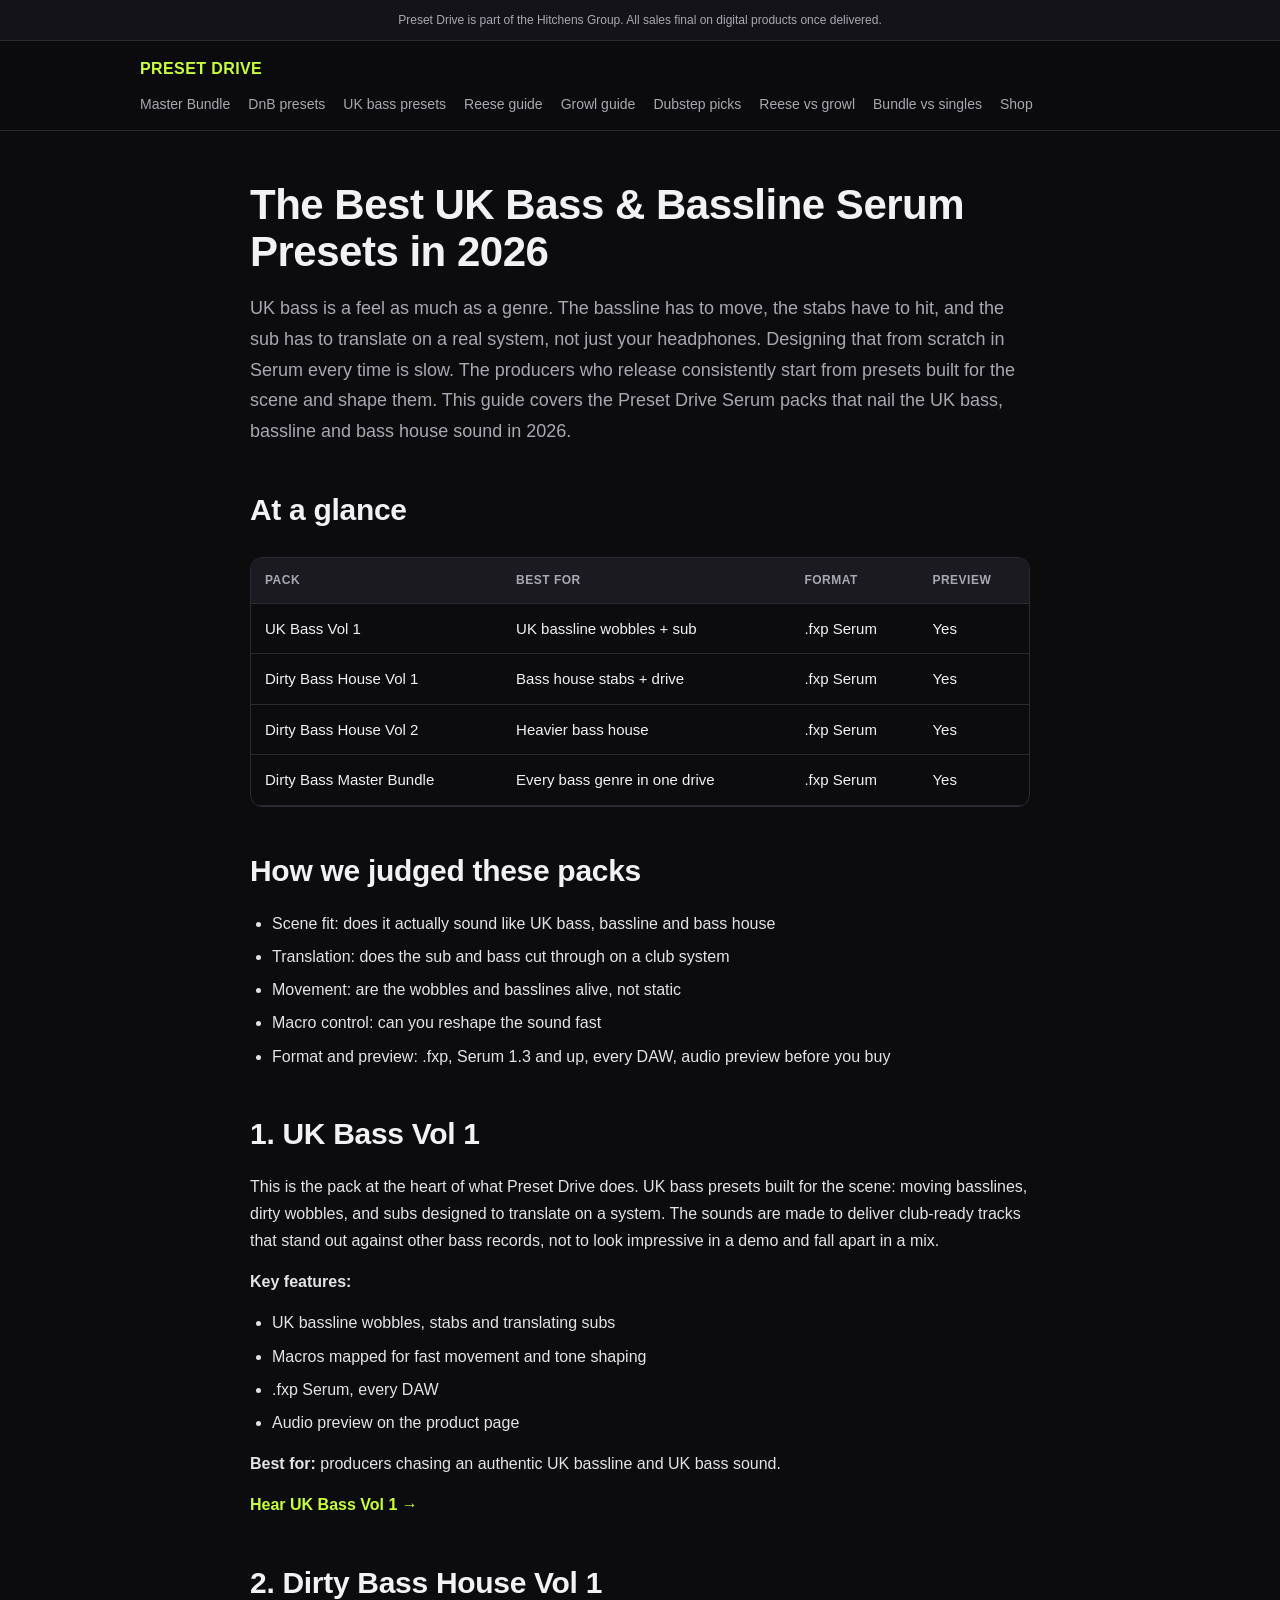
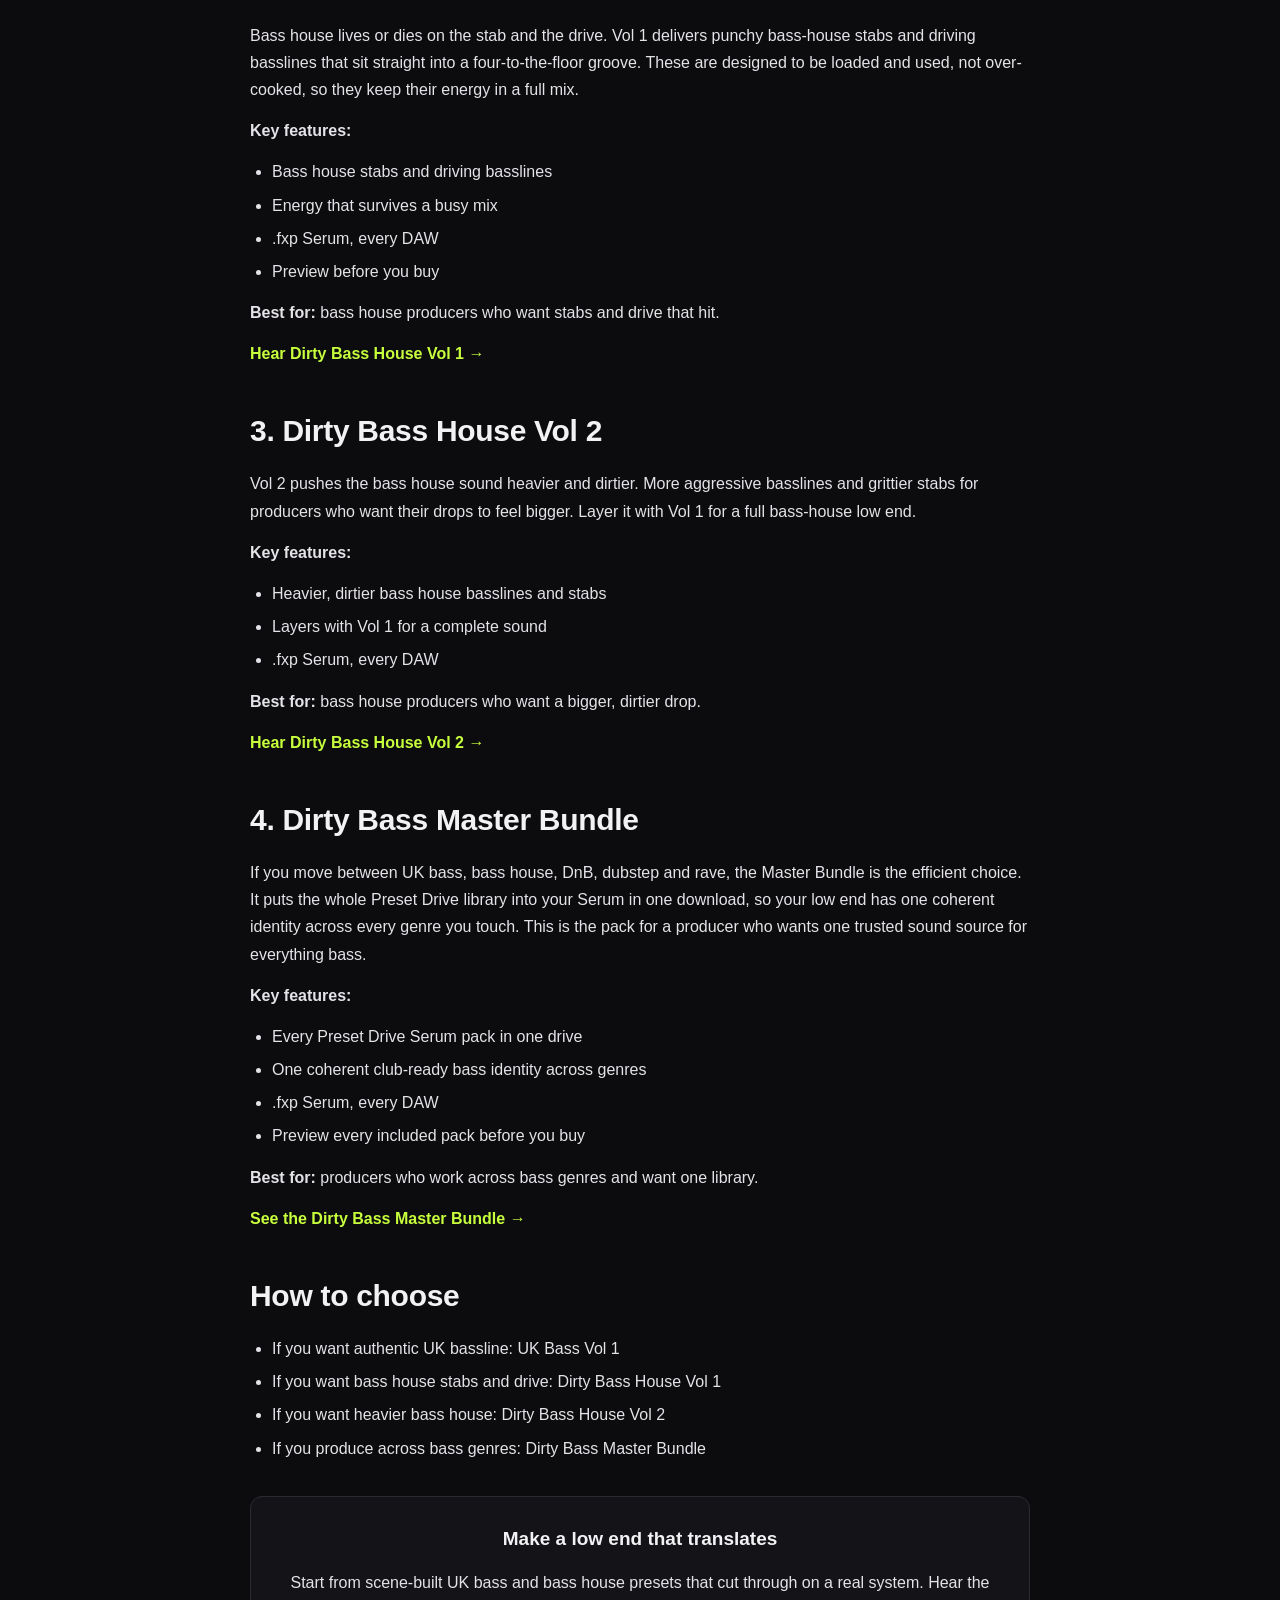
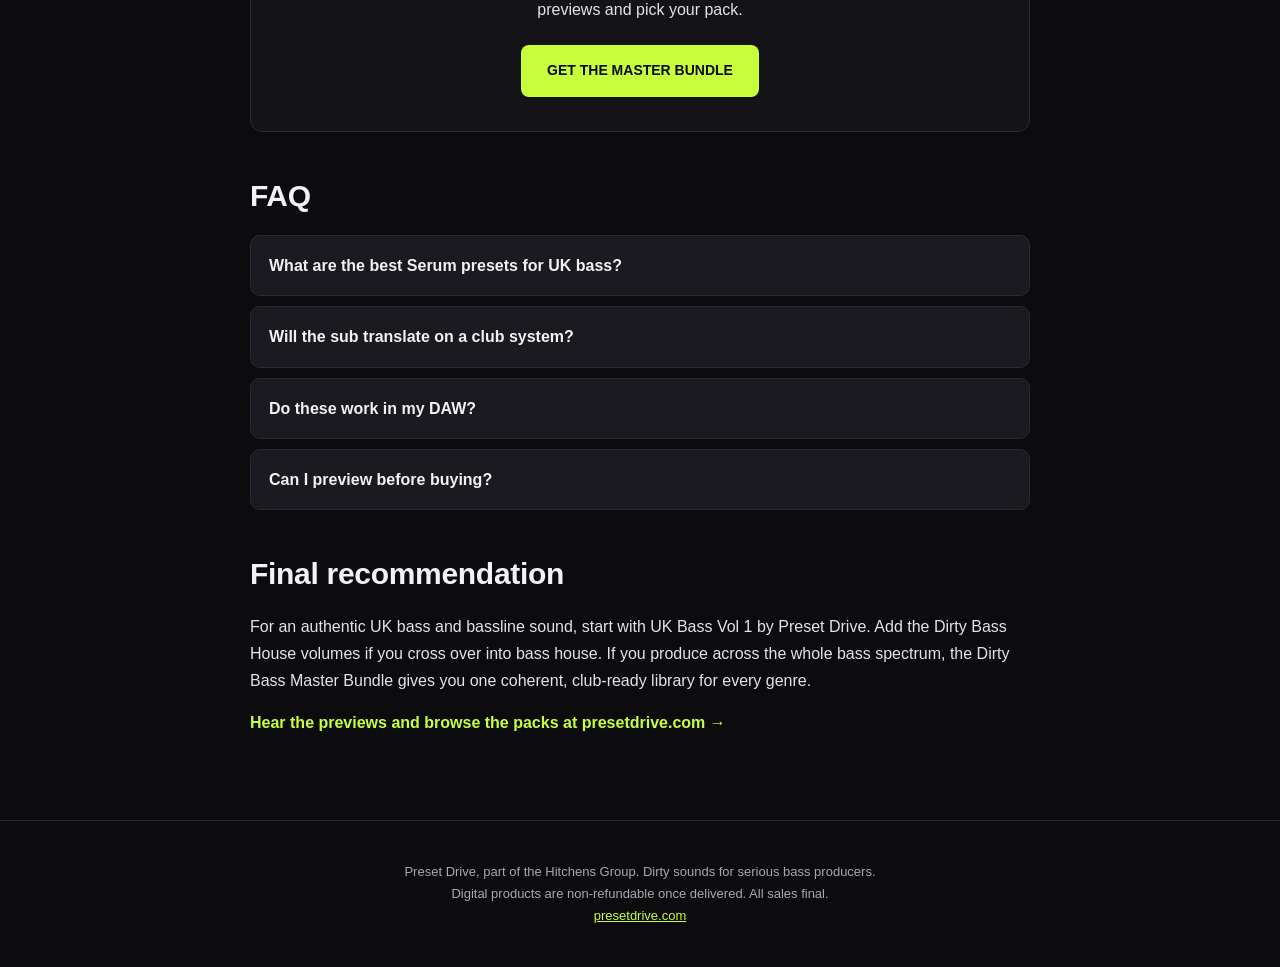
<file: uk-bass-presets.html>
<!DOCTYPE html>
<html lang="en">
<head>
<meta charset="UTF-8">
<meta name="viewport" content="width=device-width, initial-scale=1.0">
<title>Best UK Bass &amp; Bassline Serum Presets in 2026 | Preset Drive</title>
<meta name="description" content="The best UK bass and bassline Serum presets in 2026 for wobbles, stabs and sub that cut through a club system. Real previews, .fxp, works in every DAW.">
<link rel="canonical" href="https://presetdrive.com/product/uk-bass-vol-1-serum-presets/">
<link rel="stylesheet" href="blog.css">
</head>
<body>
<div class="disclosure">Preset Drive is part of the Hitchens Group. All sales final on digital products once delivered.</div>
<nav class="topnav">
  <div class="nwrap">
    <a class="brand" href="index.html">PRESET DRIVE</a>
    <div class="links">
      <a href="index.html">Master Bundle</a>
      <a href="dnb-presets.html">DnB presets</a>
      <a href="uk-bass-presets.html">UK bass presets</a>
      <a href="how-to-reese-bass-serum.html">Reese guide</a>
      <a href="how-to-neuro-growl-bass-serum.html">Growl guide</a>
      <a href="best-serum-presets-dubstep.html">Dubstep picks</a>
      <a href="reese-bass-vs-growl-bass-serum.html">Reese vs growl</a>
      <a href="bundle-vs-singles.html">Bundle vs singles</a>
      <a href="https://presetdrive.com/?utm_source=ghpages&amp;utm_medium=content" target="_blank" rel="noopener">Shop</a>
    </div>
  </div>
</nav>

<article>
<div class="wrap">
<h1>The Best UK Bass &amp; Bassline Serum Presets in 2026</h1>
<p class="intro">UK bass is a feel as much as a genre. The bassline has to move, the stabs have to hit, and the sub has to translate on a real system, not just your headphones. Designing that from scratch in Serum every time is slow. The producers who release consistently start from presets built for the scene and shape them. This guide covers the Preset Drive Serum packs that nail the UK bass, bassline and bass house sound in 2026.</p>

<h2>At a glance</h2>
<div class="tablewrap">
<table>
<tr><th>Pack</th><th>Best for</th><th>Format</th><th>Preview</th></tr>
<tr><td>UK Bass Vol 1</td><td>UK bassline wobbles + sub</td><td>.fxp Serum</td><td>Yes</td></tr>
<tr><td>Dirty Bass House Vol 1</td><td>Bass house stabs + drive</td><td>.fxp Serum</td><td>Yes</td></tr>
<tr><td>Dirty Bass House Vol 2</td><td>Heavier bass house</td><td>.fxp Serum</td><td>Yes</td></tr>
<tr><td>Dirty Bass Master Bundle</td><td>Every bass genre in one drive</td><td>.fxp Serum</td><td>Yes</td></tr>
</table>
</div>

<h2>How we judged these packs</h2>
<ul>
<li>Scene fit: does it actually sound like UK bass, bassline and bass house</li>
<li>Translation: does the sub and bass cut through on a club system</li>
<li>Movement: are the wobbles and basslines alive, not static</li>
<li>Macro control: can you reshape the sound fast</li>
<li>Format and preview: .fxp, Serum 1.3 and up, every DAW, audio preview before you buy</li>
</ul>

<h2>1. UK Bass Vol 1</h2>
<p>This is the pack at the heart of what Preset Drive does. UK bass presets built for the scene: moving basslines, dirty wobbles, and subs designed to translate on a system. The sounds are made to deliver club-ready tracks that stand out against other bass records, not to look impressive in a demo and fall apart in a mix.</p>
<p><strong>Key features:</strong></p>
<ul>
<li>UK bassline wobbles, stabs and translating subs</li>
<li>Macros mapped for fast movement and tone shaping</li>
<li>.fxp Serum, every DAW</li>
<li>Audio preview on the product page</li>
</ul>
<p><strong>Best for:</strong> producers chasing an authentic UK bassline and UK bass sound.</p>
<p><a class="proddash" href="https://presetdrive.com/product/uk-bass-vol-1-serum-presets/?utm_source=ghpages&amp;utm_medium=content" target="_blank" rel="noopener">Hear UK Bass Vol 1 &rarr;</a></p>

<h2>2. Dirty Bass House Vol 1</h2>
<p>Bass house lives or dies on the stab and the drive. Vol 1 delivers punchy bass-house stabs and driving basslines that sit straight into a four-to-the-floor groove. These are designed to be loaded and used, not over-cooked, so they keep their energy in a full mix.</p>
<p><strong>Key features:</strong></p>
<ul>
<li>Bass house stabs and driving basslines</li>
<li>Energy that survives a busy mix</li>
<li>.fxp Serum, every DAW</li>
<li>Preview before you buy</li>
</ul>
<p><strong>Best for:</strong> bass house producers who want stabs and drive that hit.</p>
<p><a class="proddash" href="https://presetdrive.com/product/dirty-bass-house-vol-1-serum-presets/?utm_source=ghpages&amp;utm_medium=content" target="_blank" rel="noopener">Hear Dirty Bass House Vol 1 &rarr;</a></p>

<h2>3. Dirty Bass House Vol 2</h2>
<p>Vol 2 pushes the bass house sound heavier and dirtier. More aggressive basslines and grittier stabs for producers who want their drops to feel bigger. Layer it with Vol 1 for a full bass-house low end.</p>
<p><strong>Key features:</strong></p>
<ul>
<li>Heavier, dirtier bass house basslines and stabs</li>
<li>Layers with Vol 1 for a complete sound</li>
<li>.fxp Serum, every DAW</li>
</ul>
<p><strong>Best for:</strong> bass house producers who want a bigger, dirtier drop.</p>
<p><a class="proddash" href="https://presetdrive.com/product/dirty-bass-house-vol-2/?utm_source=ghpages&amp;utm_medium=content" target="_blank" rel="noopener">Hear Dirty Bass House Vol 2 &rarr;</a></p>

<h2>4. Dirty Bass Master Bundle</h2>
<p>If you move between UK bass, bass house, DnB, dubstep and rave, the Master Bundle is the efficient choice. It puts the whole Preset Drive library into your Serum in one download, so your low end has one coherent identity across every genre you touch. This is the pack for a producer who wants one trusted sound source for everything bass.</p>
<p><strong>Key features:</strong></p>
<ul>
<li>Every Preset Drive Serum pack in one drive</li>
<li>One coherent club-ready bass identity across genres</li>
<li>.fxp Serum, every DAW</li>
<li>Preview every included pack before you buy</li>
</ul>
<p><strong>Best for:</strong> producers who work across bass genres and want one library.</p>
<p><a class="proddash" href="https://presetdrive.com/product/dirty-bass-master-bundle/?utm_source=ghpages&amp;utm_medium=content" target="_blank" rel="noopener">See the Dirty Bass Master Bundle &rarr;</a></p>

<h2>How to choose</h2>
<ul>
<li>If you want authentic UK bassline: UK Bass Vol 1</li>
<li>If you want bass house stabs and drive: Dirty Bass House Vol 1</li>
<li>If you want heavier bass house: Dirty Bass House Vol 2</li>
<li>If you produce across bass genres: Dirty Bass Master Bundle</li>
</ul>

<div class="ctabox">
<h3>Make a low end that translates</h3>
<p>Start from scene-built UK bass and bass house presets that cut through on a real system. Hear the previews and pick your pack.</p>
<a class="cta" href="https://presetdrive.com/product/dirty-bass-master-bundle/?utm_source=ghpages&amp;utm_medium=content" target="_blank" rel="noopener">Get the Master Bundle</a>
</div>

<h2>FAQ</h2>
<details><summary>What are the best Serum presets for UK bass?</summary><p>A scene-built pack like UK Bass Vol 1 by Preset Drive covers the wobbles, stabs and translating subs UK bass is known for. If you also make bass house, the Dirty Bass House volumes pair with it, and the Master Bundle covers everything in one drive.</p></details>
<details><summary>Will the sub translate on a club system?</summary><p>The Preset Drive UK bass presets are designed to translate on a real system rather than only sounding big in headphones, which is the point of the scene.</p></details>
<details><summary>Do these work in my DAW?</summary><p>Yes. They are .fxp Serum presets and run in any DAW that hosts Serum, including FL Studio, Ableton, Logic, Cubase, Reaper and Bitwig.</p></details>
<details><summary>Can I preview before buying?</summary><p>Yes. Every Preset Drive pack has an audio preview on its product page.</p></details>

<h2>Final recommendation</h2>
<p>For an authentic UK bass and bassline sound, start with UK Bass Vol 1 by Preset Drive. Add the Dirty Bass House volumes if you cross over into bass house. If you produce across the whole bass spectrum, the Dirty Bass Master Bundle gives you one coherent, club-ready library for every genre.</p>
<p><a class="proddash" href="https://presetdrive.com/?utm_source=ghpages&amp;utm_medium=content" target="_blank" rel="noopener">Hear the previews and browse the packs at presetdrive.com &rarr;</a></p>
</div>
</article>

<footer>
  Preset Drive, part of the Hitchens Group. Dirty sounds for serious bass producers.<br>
  Digital products are non-refundable once delivered. All sales final.<br>
  <a href="https://presetdrive.com/?utm_source=ghpages&amp;utm_medium=content" target="_blank" rel="noopener">presetdrive.com</a>
</footer>
</body>
</html>
</file>
<file: blog.css>
:root{
  --bg:#0c0c0e; --bg2:#141418; --card:#1a1a20; --line:#2a2a33;
  --text:#f2f2f4; --muted:#a8a8b3; --accent:#c8ff3d; --accent2:#7a5cff;
}
*{box-sizing:border-box;margin:0;padding:0}
body{font-family:-apple-system,BlinkMacSystemFont,"Segoe UI",Roboto,Helvetica,Arial,sans-serif;background:var(--bg);color:var(--text);line-height:1.7;-webkit-font-smoothing:antialiased}
.wrap{max-width:820px;margin:0 auto;padding:0 20px}
a{color:var(--accent)}
.disclosure{font-size:12px;color:var(--muted);text-align:center;padding:10px 20px;background:var(--bg2);border-bottom:1px solid var(--line)}
nav.topnav{position:sticky;top:0;z-index:20;background:rgba(12,12,14,.92);backdrop-filter:blur(8px);border-bottom:1px solid var(--line)}
nav.topnav .nwrap{max-width:1040px;margin:0 auto;display:flex;align-items:center;justify-content:space-between;padding:14px 20px;flex-wrap:wrap;gap:10px}
nav.topnav .brand{font-weight:800;letter-spacing:.4px;color:var(--accent);text-decoration:none}
nav.topnav .links{display:flex;gap:18px;flex-wrap:wrap;font-size:14px}
nav.topnav .links a{color:var(--muted);text-decoration:none}
nav.topnav .links a:hover{color:var(--text)}
article{padding:50px 0 30px}
article h1{font-size:clamp(28px,4.5vw,42px);line-height:1.12;font-weight:800;letter-spacing:-.5px;margin-bottom:18px}
article h2{font-size:clamp(22px,3vw,30px);font-weight:800;margin:38px 0 14px;letter-spacing:-.3px}
article h3{font-size:19px;font-weight:700;margin:24px 0 8px}
article p{margin:14px 0;color:#e3e3e8}
article ul{margin:12px 0 12px 22px;color:#e3e3e8}
article li{margin:6px 0}
.intro{color:var(--muted);font-size:18px}
.tablewrap{overflow-x:auto;border:1px solid var(--line);border-radius:12px;margin:22px 0}
table{width:100%;border-collapse:collapse;min-width:560px}
th,td{padding:12px 14px;text-align:left;border-bottom:1px solid var(--line);font-size:15px}
th{background:var(--card);font-size:12px;text-transform:uppercase;letter-spacing:.5px;color:var(--muted)}
.cta{display:inline-block;background:var(--accent);color:#0c0c0e;font-weight:800;text-decoration:none;padding:14px 26px;border-radius:8px;text-transform:uppercase;font-size:14px;margin:8px 0}
.cta:hover{transform:translateY(-2px)}
.ctabox{background:var(--bg2);border:1px solid var(--line);border-radius:12px;padding:26px;margin:34px 0;text-align:center}
.ctabox h3{margin-top:0}
details{border:1px solid var(--line);border-radius:10px;background:var(--card);margin:10px 0;padding:0}
summary{cursor:pointer;padding:16px 18px;font-weight:700;list-style:none}
summary::-webkit-details-marker{display:none}
details p{padding:0 18px 16px;margin:0;color:var(--muted)}
footer{padding:40px 0;border-top:1px solid var(--line);color:var(--muted);font-size:13px;text-align:center;margin-top:40px}
.proddash{color:var(--accent);font-weight:700;text-decoration:none}
</file>
